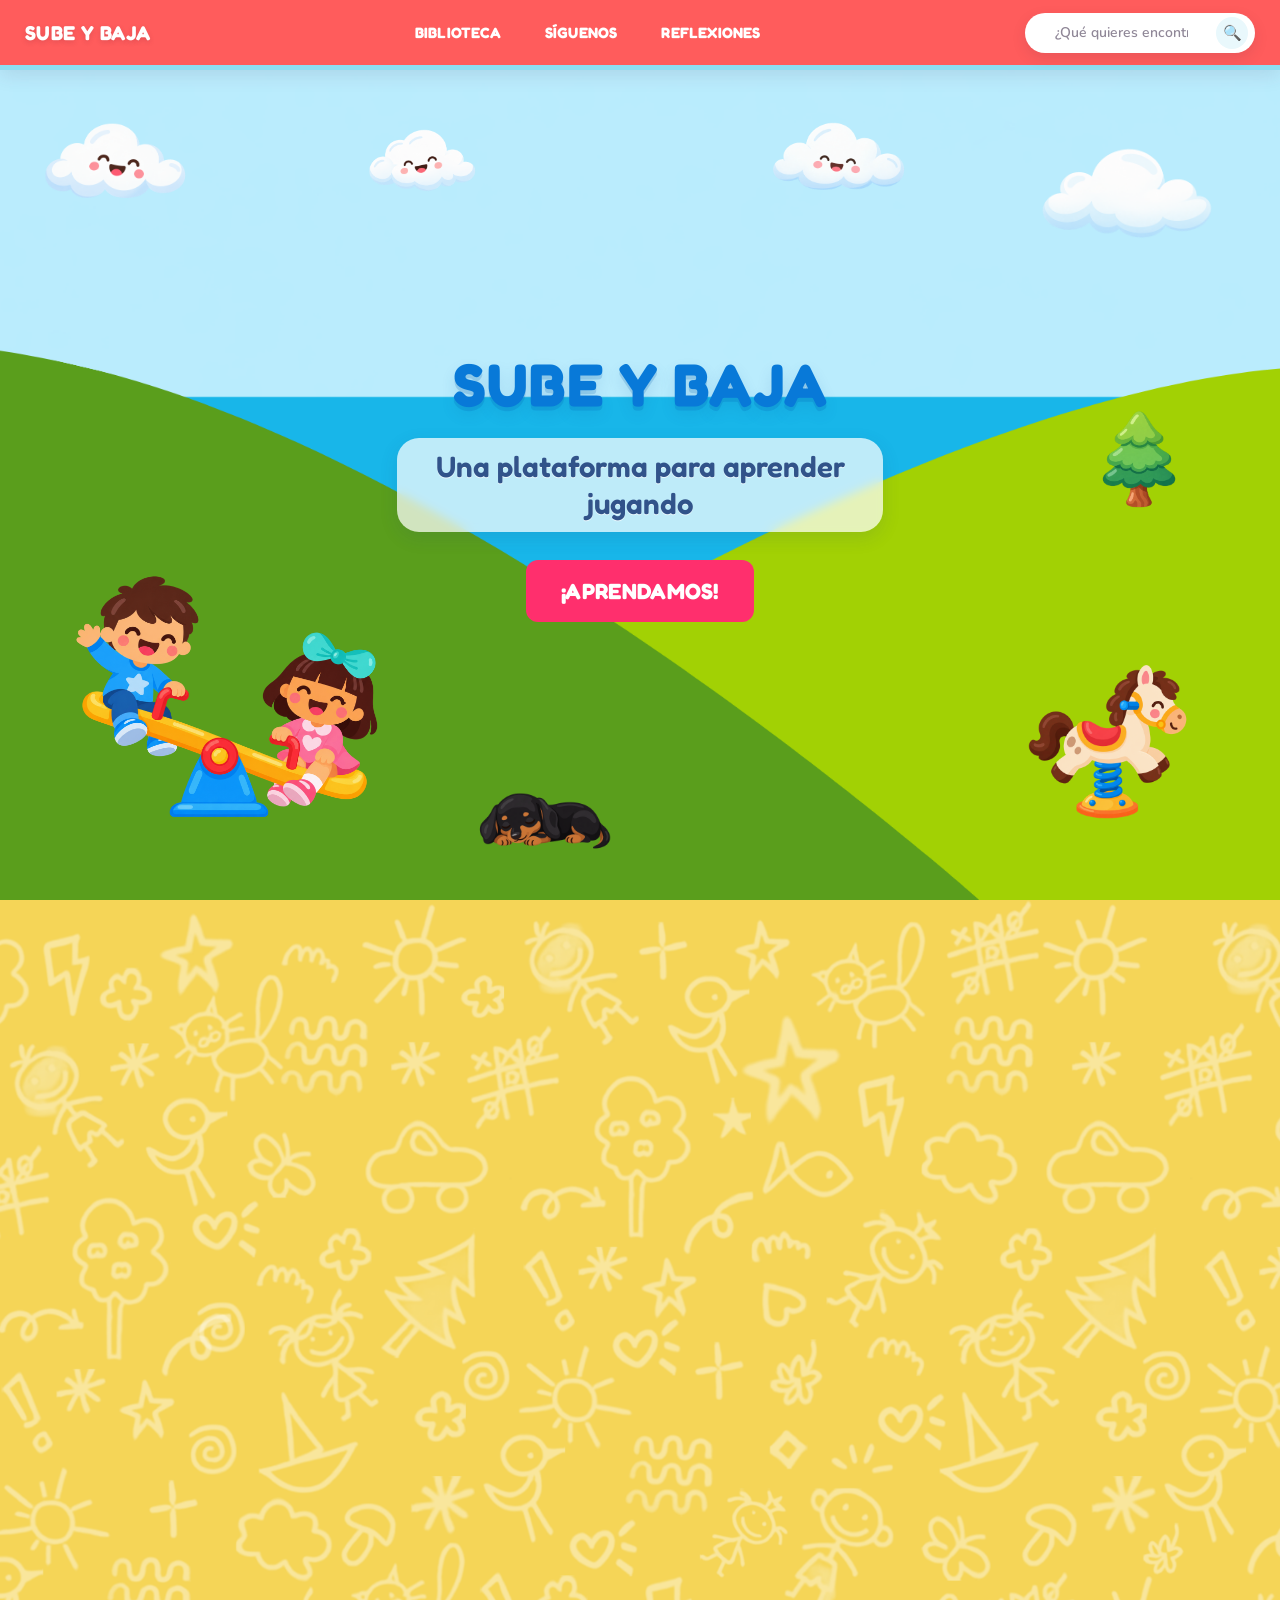
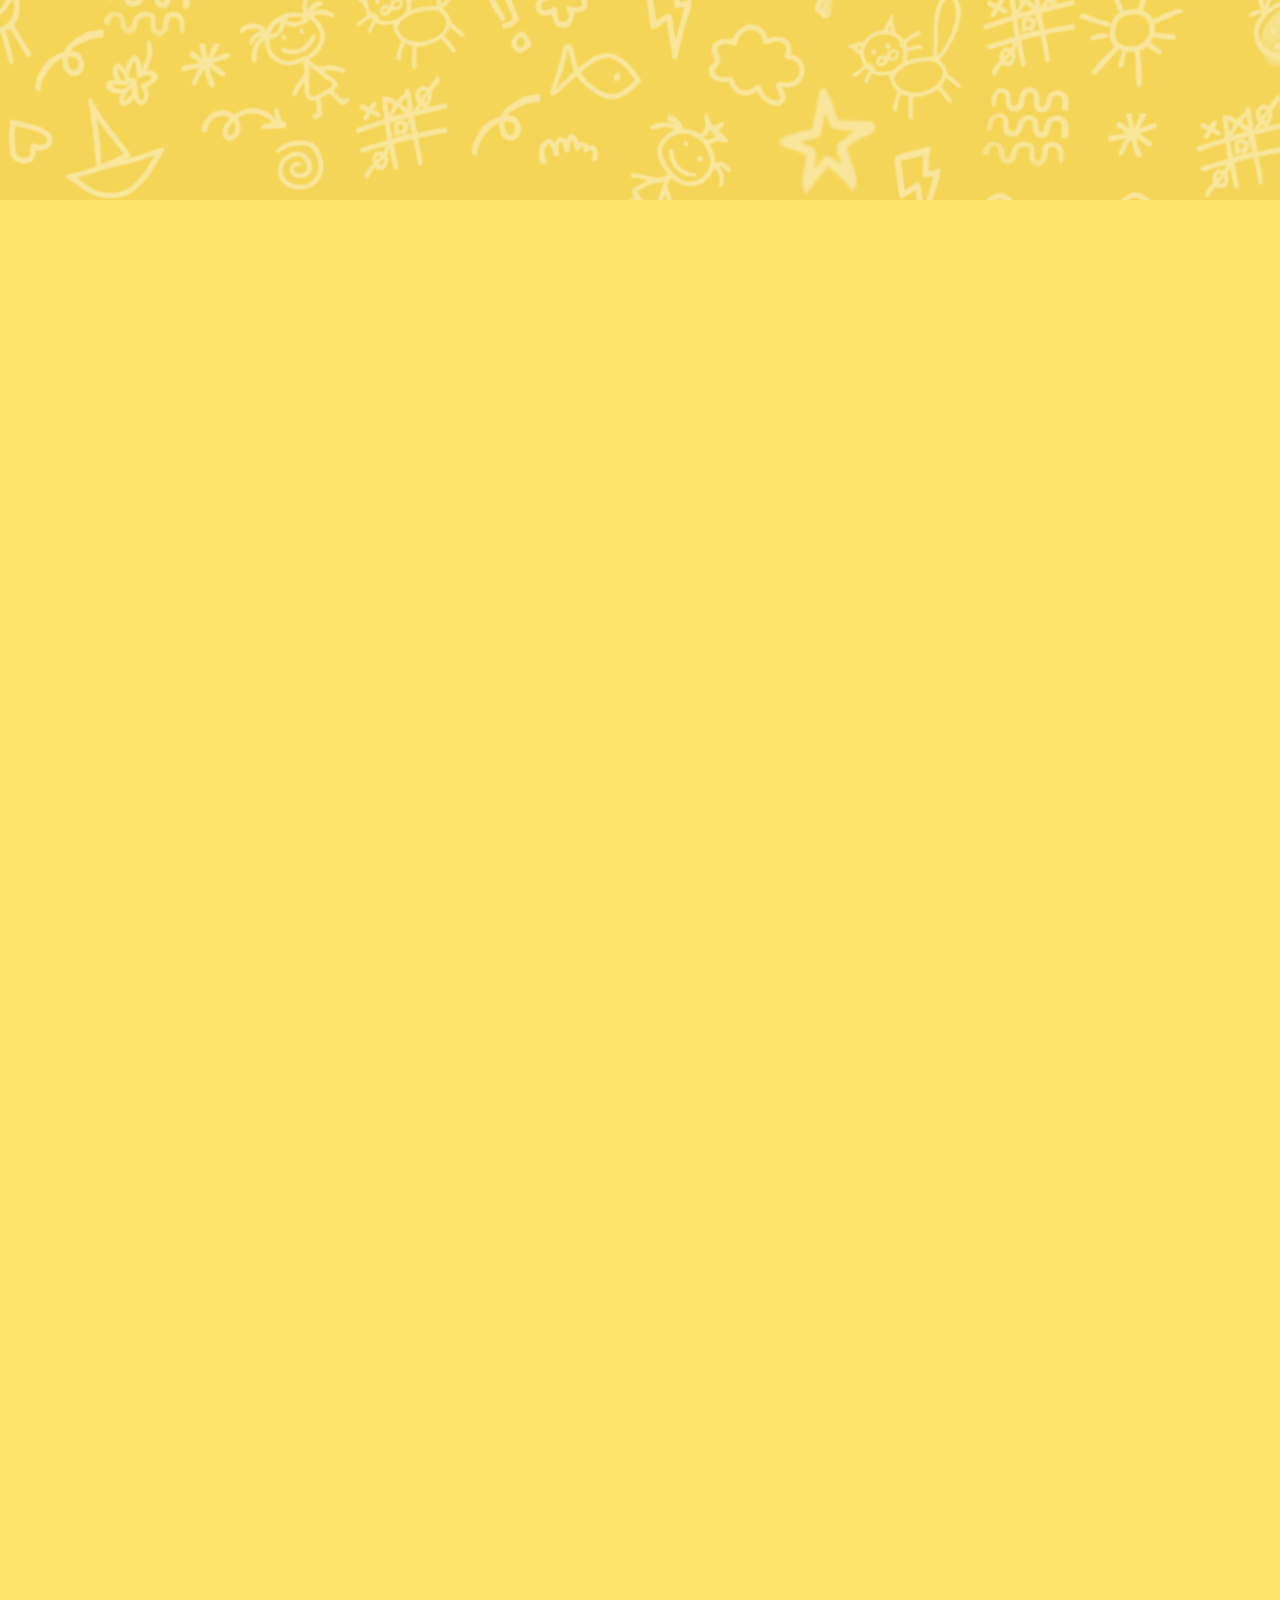
<file: index.html>
<!DOCTYPE html>
<html lang="es">

<head>
    <meta charset="UTF-8">
    <meta name="viewport" content="width=device-width, initial-scale=1.0">

    <title>Sube y Baja</title>
    <link rel="icon" type="image/png" href="imagenes/icono.png">
    
<link rel="icon" id="favicon-animado" type="image/png" href="imagenes/icono.png">

<link rel="preconnect" href="https://fonts.googleapis.com">
<link rel="preconnect" href="https://fonts.gstatic.com" crossorigin>

<link href="https://fonts.googleapis.com/css2?family=Fredoka:wght@400;500;600;700&family=Nunito:wght@400;500;600;700;800&display=swap" rel="stylesheet">
    <link rel="stylesheet" href="estilo.css">
</head>

<script>
    const favicon = document.getElementById("favicon-animado");

    const imagen = new Image();

    const canvas = document.createElement("canvas");
    canvas.width = 64;
    canvas.height = 64;

    const ctx = canvas.getContext("2d");

    let angulo = 0;

    // Configurar la carga ANTES de asignar la imagen
    imagen.onload = function () {

        if (window.matchMedia("(prefers-reduced-motion: reduce)").matches) {
            return;
        }

        setInterval(function () {

            ctx.clearRect(0, 0, 64, 64);

            ctx.save();
            ctx.translate(32, 32);
            ctx.rotate(angulo * Math.PI / 180);

            ctx.drawImage(imagen, -28, -28, 56, 56);

            ctx.restore();

            favicon.href = canvas.toDataURL("image/png");

            angulo = (angulo + 9) % 360;

        }, 100);
    };

    imagen.src = "imagenes/icono.png";
</script>
<body>

    <header class="barra-superior">

        <div class="logo">
            SUBE Y BAJA
        </div>

        <nav class="menu">
    
<a href="paginas/biblioteca.html">BIBLIOTECA</a>
<a href="#contacto">SÍGUENOS</a>
<a href="paginas/familias.html">REFLEXIONES</a>

</nav>

        
<!-- BUSCADOR FUNCIONAL -->

<form class="buscador" id="buscador-sitio">

    <input
        type="search"
        id="campo-busqueda"
        placeholder="¿Qué quieres encontrar?"
        aria-label="Buscar contenido"
        required>

    <button type="submit" aria-label="Buscar">
        🔍
    </button>

</form>

    </header>

    <main class="inicio">
        
<!-- CUATRO NUBES ANIMADAS -->

<img src="imagenes/nube1.png"
     class="nube nube-1"
     alt=""
     aria-hidden="true">

<img src="imagenes/nube2.png"
     class="nube nube-2"
     alt=""
     aria-hidden="true">

<img src="imagenes/nube3.png"
     class="nube nube-3"
     alt=""
     aria-hidden="true">

<img src="imagenes/nube4.png"
     class="nube nube-4"
     alt=""
     aria-hidden="true">
     
<!-- CABALLITO ANIMADO -->

<img
    src="imagenes/preview-caballito.png"
    class="caballito-animado"
    alt="Caballito de resorte infantil">
    <!-- PINO DECORATIVO -->
<img
    src="imagenes/pino1.png"
    class="pino-animado"
    alt="Pino decorativo">
    
<!-- PERRITO DURMIENDO -->

<div class="perrito-interactivo">

    <img
        src="imagenes/pepin2.png"
        class="perrito-img perrito-dormido-img"
        alt="Perrito salchicha durmiendo">

    <img
        src="imagenes/pepin-despierto.png"
        class="perrito-img perrito-despierto-img"
        alt="Perrito salchicha despierto">

</div>
        
<!-- SUBE Y BAJA: PRUEBA DE POSICIÓN -->


<!-- SUBE Y BAJA POR CAPAS -->

<img
    src="imagenes/preview-subeybaja.png"
    class="subeybaja-preview"
    alt="Un niño y una niña jugando en un sube y baja">

        <section class="presentacion">

            <h1>SUBE Y BAJA</h1>

            <p>
                Una plataforma para aprender jugando
            </p>

          <a href="#actividades" class="boton-aprender">
    ¡APRENDAMOS!
</a>
        </section>

    </main>

    <script src="script.js"></script>


<section class="seccion seccion-2">
    
<!-- CONTENIDO DE LA SECCIÓN: QUÉ ES SUBE Y BAJA -->

<div class="presentacion-proyecto">

    <!-- EQUIPO -->
    <article class="bloque-proyecto bloque-equipo">
        <span class="etiqueta-bloque">QUIÉNES SOMOS</span>
        <h2>Equipo</h2>

        <div class="integrantes">

            <div class="integrante">
                <img
                    src="imagenes/arely.png"
                    alt="Arely Méndez">

                <div class="integrante-texto">
                    <h3>Arely Méndez</h3>
                    <p>Diseño visual e investigación</p>
                </div>
            </div>

            <div class="integrante">
                <img
                    src="imagenes/jose.png"
                    alt="José Gualberto">

                <div class="integrante-texto">
                    <h3>José Gualberto</h3>
                    <p>Diseño web y desarrollo de código</p>
                </div>
            </div>

            <div class="integrante">
                <img
                    src="imagenes/diana.png"
                    alt="Diana Aldaz">

                <div class="integrante-texto">
                    <h3>Diana Aldaz</h3>
                    <p>Investigación y manejo de redes</p>
                </div>
            </div>

        </div>
    </article>

    <!-- PROPÓSITO -->
    <article class="bloque-proyecto bloque-proposito destacada">
        <span class="etiqueta-bloque">NUESTRA MISIÓN</span>
        <h2>Propósito</h2>

        <h3>¿Qué es Sube y Baja?</h3>

        <p class="texto-largo">
            Desarrollar la página web multimedia <strong>Sube y Baja</strong>
            para favorecer en niñas y niños de 6 a 8 años el reconocimiento
            y cuestionamiento de estereotipos de género, la comprensión de
            la igualdad de oportunidades, la expresión de emociones sin
            distinción de género y la convivencia basada en el respeto y la
            cooperación, mediante contenidos educativos interactivos, juegos,
            cuentos, videos y actividades digitales, incorporando recursos de
            orientación para madres, padres y cuidadores.
        </p>
    </article>

    <!-- APORTE -->
    <article class="bloque-proyecto bloque-aporte">
        <span class="etiqueta-bloque">IMPACTO</span>
        <h2>Aporte</h2>

        <p class="texto-largo">
            La integración de estos enfoques permitirá que la página no se
            limite a transmitir información sobre igualdad de género, sino
            que utilice experiencias lúdicas y multimedia para favorecer
            aprendizajes aplicables a situaciones de la vida cotidiana y
            contribuir, desde la infancia, a formas de convivencia más
            respetuosas, inclusivas y equitativas.
        </p>

        <div class="frase-aporte">
            Aprender jugando también transforma la convivencia. 
        </div>
    </article>

</div>
</section>



<!-- SECCIÓN ACTIVIDADES -->

<section class="seccion seccion-3" id="actividades">

    <h2 class="actividades-titulo">Actividades</h2>

    <div class="actividades-contenedor">

        <!-- SOPA DE LETRAS -->

        <div class="actividad-tarjeta">

            <a href="paginas/sopaletras.html"
               class="actividad-imagen-enlace">

                <img src="imagenes/sopaletras.png"
                     alt="Jugar sopa de letras">

            </a>

            <h3>Sopa de letras</h3>

            <p>
                Encuentra palabras escondidas
                y diviértete aprendiendo.
            </p>

            <a href="paginas/sopaletras.html"
               class="actividad-boton">
                ¡JUGAR!
            </a>

        </div>


        <!-- MEMORAMA -->

        <div class="actividad-tarjeta">

            <a href="paginas/memorama.html"
               class="actividad-imagen-enlace">

                <img src="imagenes/memorama.png"
                     alt="Jugar memorama">

            </a>

            <h3>Memorama</h3>

            <p>
                Pon a prueba tu memoria
                y encuentra todas las parejas.
            </p>

            <a href="paginas/memorama.html"
               class="actividad-boton">
                ¡JUGAR!
            </a>

        </div>


        <!-- ROMPECABEZAS -->

        <div class="actividad-tarjeta">

            <a href="paginas/rompecabezas.html"
               class="actividad-imagen-enlace">

                <img src="imagenes/rompecabezas.png"
                     alt="Jugar rompecabezas">

            </a>

            <h3>Rompecabezas</h3>

            <p>
                Une las piezas y descubre
                una imagen sorprendente.
            </p>

            <a href="paginas/rompecabezas.html"
               class="actividad-boton">
                ¡JUGAR!
            </a>

        </div>

    </div>

</section>



<!-- SECCIÓN RECURSOS -->

<section class="seccion seccion-4" id="recursos">

    <h2 class="recursos-titulo">Recursos</h2>

    <div class="recursos-contenedor">

        <!-- AUDIOLIBROS -->

        <div class="recurso-tarjeta">

            <a href="paginas/audiolibros.html" class="recurso-imagen-enlace">
                <img src="imagenes/audiolibro1.png"
                     alt="Audiolibros">
            </a>

            <h3>Audiolibros</h3>

            <p>
                Escucha historias y aprende
                mientras te diviertes.
            </p>

            <a href="paginas/audiolibros.html" class="recurso-boton">
                ¡ESCUCHAR!
            </a>

        </div>


        <!-- VIDEOS -->

        <div class="recurso-tarjeta">

            <a href="paginas/videos.html" class="recurso-imagen-enlace">
                <img src="imagenes/videos2.png"
                     alt="Videos educativos">
            </a>

            <h3>Videos</h3>

            <p>
                Descubre videos educativos
                llenos de aventuras.
            </p>

            <a href="paginas/videos.html" class="recurso-boton">
                ¡VER VIDEOS!
            </a>

        </div>


        <!-- CUENTOS -->

        <div class="recurso-tarjeta">

            <a href="paginas/cuentos.html" class="recurso-imagen-enlace">
                <img src="imagenes/cuentos3.png"
                     alt="Cuentos infantiles">
            </a>

            <h3>Cuentos</h3>

            <p>
                Explora historias que despiertan
                tu imaginación.
            </p>

            <a href="paginas/cuentos.html" class="recurso-boton">
                ¡LEER CUENTOS!
            </a>

        </div>

    </div>

</section>


<!-- SECCIÓN PARA PAPÁS -->


<section class="seccion seccion-5" id="papas">

    <h2 class="papas-titulo">Para papás</h2>

    <div class="papas-contenedor">

        <!-- BIENVENIDA -->
        <div class="papas-tarjeta">

            <a href="paginas/bienvenida.html" class="papas-imagen-enlace">
                <img src="imagenes/bienvenida1.png"
                     alt="Mensaje de bienvenida">
            </a>

            <h3>Mensaje de bienvenida</h3>

            <p>
                Conoce nuestra plataforma y descubre
                cómo acompañar el aprendizaje.
            </p>

            <a href="paginas/bienvenida.html" class="papas-boton"> 
                ¡DESCUBRE MÁS!
            </a>

        </div>

        <!-- ARTÍCULOS -->
        <div class="papas-tarjeta">

            <a href="paginas/articulos.html" class="papas-imagen-enlace">
                <img src="imagenes/biblioteca3.png"
                     alt="Biblioteca de artículos">
            </a>

            <h3>Biblioteca de artículos</h3>

            <p>
                Información y recursos para apoyar
                la educación de niñas y niños.
            </p>

            <a href="paginas/articulos.html" class="papas-boton">
                ¡LEER ARTÍCULOS!
            </a>

        </div>

        <!-- FAMILIAS -->
        <div class="papas-tarjeta">

            <a href="paginas/familias.html" class="papas-imagen-enlace">
                <img src="imagenes/familias2.png"
                     alt="Familias">
            </a>

            <h3>Testimonios</h3>

            <p>
                El espacio para enteder la importancia de la igualdad
            </p>

            <a href="paginas/familias.html" class="papas-boton">
                ¡VAMOS A ESCUCHAR!
            </a>

        </div>

    </div>

</section>

                

<section class="seccion seccion-6">
    <h2>
<!-- ==================================
     SECCIÓN CONTACTO
================================== -->

<section class="seccion seccion-6" id="contacto">

    <!-- ==================================
     CONTACTO
================================== -->

<section class="seccion seccion-6" id="contacto">

    <div class="contacto-tarjeta">

        <div class="contacto-texto">

            <span class="contacto-etiqueta">
                CONECTEMOS 
            </span>

            <h2>¡Sigamos en contacto!</h2>

            <p>
                Síguenos en nuestras redes sociales y descubre
                nuevas actividades, recursos e ideas para
                seguir aprendiendo jugando.
            </p>

        </div>

        <div class="contacto-redes">

            <!-- INSTAGRAM -->

            <a
                href="https://www.instagram.com/subeybaja.proyectoseducativos?stkn=MTRnNXMydmJoOWRicg=="
                target="_blank"
                rel="noopener noreferrer"
                class="red-social">

                <img
                    src="imagenes/instagramboton.png"
                    alt="Instagram">

                <div>
                    <span>Síguenos en</span>
                    <strong>Instagram</strong>
                </div>

            </a>

            <!-- TIKTOK -->

            <a
                href="https://www.tiktok.com/@subeybaja.proyectos?_r=1&_t=ZS-99p7Ypb1qQG"
                target="_blank"
                rel="noopener noreferrer"
                class="red-social">

                <img
                    src="imagenes/tiktokboton.png"
                    alt="TikTok">

                <div>
                    <span>Síguenos en</span>
                    <strong>TikTok</strong>
                </div>

            </a>

        </div>

        <p class="contacto-final">
            ¡Forma parte de Sube y Baja! 
        </p>

    </div>

</section>
<audio
    id="musica-fondo"
    src="sonidos/melodia-fondo.mp3"
    loop
    preload="auto">
</audio>

<button
    id="boton-musica"
    class="boton-musica"
    type="button"
    aria-label="Activar o desactivar música">
    🔊
</button>
<script src="script.js"></script>
<script src="botones-sonido.js"></script>
<script src="animaciones.js"></script>
<script src="musica.js"></script>

</body>
</file>
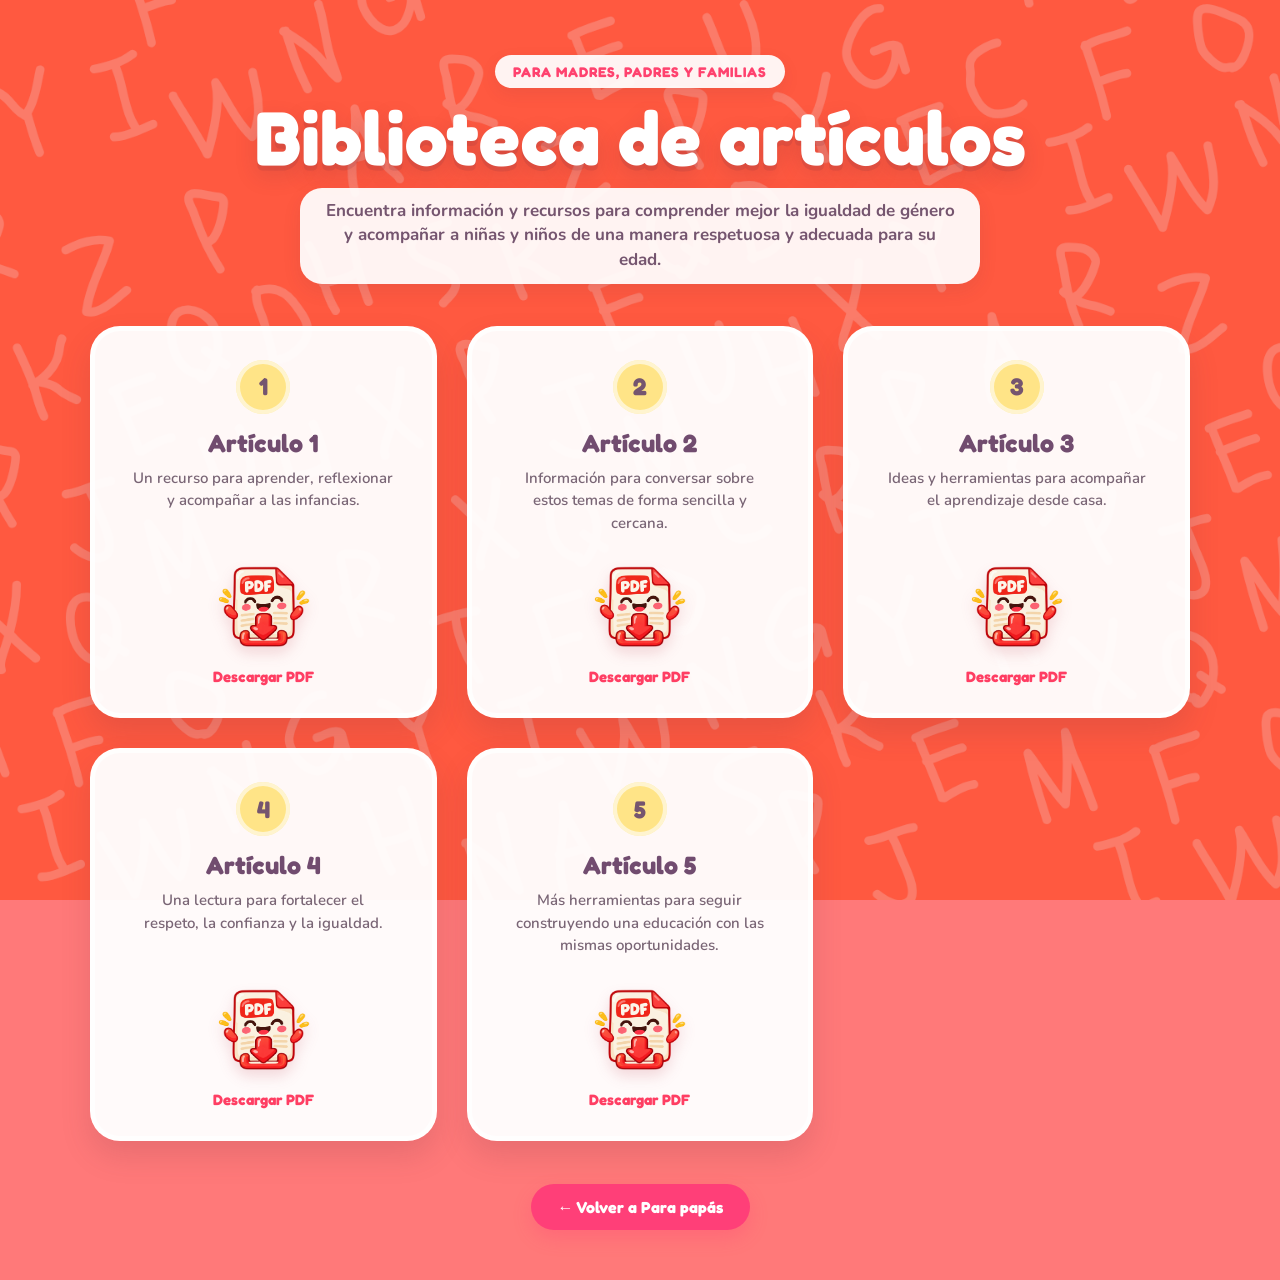
<file: paginas/articulos.html>
<!DOCTYPE html>
<html lang="es">

<head>

    <meta charset="UTF-8">

    <meta
        name="viewport"
        content="width=device-width, initial-scale=1.0"
    >

    <title>Biblioteca de artículos | Sube y Baja</title>

    <link
        rel="icon"
        type="image/png"
        href="../imagenes/icono.png"
    >

    <link
        href="https://fonts.googleapis.com/css2?family=Fredoka:wght@400;500;600;700&family=Nunito:wght@400;500;600;700;800&display=swap"
        rel="stylesheet"
    >

    <style>

        * {
            box-sizing: border-box;
        }

        html {
            scroll-behavior: smooth;
        }

        body {

            margin: 0;
            min-height: 100vh;

            font-family:
                "Nunito",
                sans-serif;

            background-color:
                #ff7979;

            background-image:
                url("../imagenes/fondorojobb.png");

            background-size:
                cover;

            background-position:
                center;

            background-attachment:
                fixed;

            color:
                #694d68;

        }


        /* =====================================
           PÁGINA
        ===================================== */

        .pagina-articulos {

            width: 100%;
            min-height: 100vh;

            padding:
                55px 25px
                50px;

            display:
                flex;

            flex-direction:
                column;

            align-items:
                center;

        }


        /* =====================================
           ETIQUETA
        ===================================== */

        .etiqueta {

            padding:
                8px 18px;

            margin-bottom:
                10px;

            background:
                rgba(
                    255,
                    255,
                    255,
                    0.93
                );

            border-radius:
                30px;

            font-family:
                "Fredoka",
                sans-serif;

            font-size:
                14px;

            font-weight:
                700;

            color:
                #ff426e;

            letter-spacing:
                1px;

            box-shadow:
                0 6px 16px
                rgba(
                    120,
                    50,
                    70,
                    0.10
                );

            animation:
                aparecer
                0.6s ease;

        }


        /* =====================================
           TÍTULO
        ===================================== */

        .titulo {

            margin:
                0 0 10px;

            font-family:
                "Fredoka",
                sans-serif;

            font-size:
                clamp(
                    45px,
                    7vw,
                    76px
                );

            font-weight:
                700;

            color:
                white;

            text-align:
                center;

            line-height:
                1.05;

            text-shadow:
                0 5px 0
                rgba(
                    120,
                    50,
                    70,
                    0.15
                ),
                0 9px 22px
                rgba(
                    100,
                    40,
                    60,
                    0.18
                );

            animation:
                aparecer
                0.7s ease;

        }


        /* =====================================
           SUBTÍTULO
        ===================================== */

        .subtitulo {

            max-width:
                680px;

            margin:
                0 auto
                42px;

            padding:
                11px 23px;

            background:
                rgba(
                    255,
                    255,
                    255,
                    0.93
                );

            border-radius:
                22px;

            font-size:
                17px;

            font-weight:
                700;

            line-height:
                1.45;

            text-align:
                center;

            color:
                #75556f;

            box-shadow:
                0 7px 18px
                rgba(
                    100,
                    50,
                    70,
                    0.10
                );

            animation:
                aparecer
                0.8s ease;

        }


        /* =====================================
           CONTENEDOR
        ===================================== */

        .contenedor-articulos {

            width: 100%;

            max-width:
                1100px;

            display:
                grid;

            grid-template-columns:
                repeat(
                    3,
                    1fr
                );

            gap:
                30px;

            align-items:
                stretch;

        }


        /* =====================================
           TARJETAS
        ===================================== */

        .articulo {

            position:
                relative;

            overflow:
                hidden;

            padding:
                29px 22px
                27px;

            display:
                flex;

            flex-direction:
                column;

            align-items:
                center;

            justify-content:
                space-between;

            text-align:
                center;

            background:
                rgba(
                    255,
                    255,
                    255,
                    0.96
                );

            border:
                5px solid
                rgba(
                    255,
                    255,
                    255,
                    0.78
                );

            border-radius:
                30px;

            box-shadow:
                0 15px 30px
                rgba(
                    110,
                    50,
                    70,
                    0.16
                );

            opacity:
                0;

            transform:
                translateY(
                    40px
                );

            animation:
                entradaTarjeta
                0.75s
                ease
                forwards;

            transition:
                transform
                0.3s ease,
                box-shadow
                0.3s ease;

        }


        .articulo:nth-child(1) {
            animation-delay: 0.10s;
        }

        .articulo:nth-child(2) {
            animation-delay: 0.20s;
        }

        .articulo:nth-child(3) {
            animation-delay: 0.30s;
        }

        .articulo:nth-child(4) {
            animation-delay: 0.40s;
        }

        .articulo:nth-child(5) {
            animation-delay: 0.50s;
        }


        /* =====================================
           NÚMERO
        ===================================== */

        .numero {

            width:
                54px;

            height:
                54px;

            margin:
                0 auto
                14px;

            display:
                flex;

            align-items:
                center;

            justify-content:
                center;

            border-radius:
                50%;

            background:
                #ffe487;

            color:
                #75556f;

            font-family:
                "Fredoka",
                sans-serif;

            font-size:
                24px;

            font-weight:
                700;

            box-shadow:
                inset 0 0 0
                4px
                rgba(
                    255,
                    255,
                    255,
                    0.60
                );

        }


        /* =====================================
           TEXTOS
        ===================================== */

        .articulo h2 {

            margin:
                0 0 9px;

            font-family:
                "Fredoka",
                sans-serif;

            font-size:
                25px;

            font-weight:
                700;

            color:
                #714c6f;

        }


        .articulo p {

            margin:
                0 0 20px;

            max-width:
                260px;

            font-size:
                15px;

            font-weight:
                600;

            line-height:
                1.5;

            color:
                #796575;

        }


        /* =====================================
           BOTÓN PDF
        ===================================== */

        .boton-pdf {

            display:
                flex;

            flex-direction:
                column;

            align-items:
                center;

            justify-content:
                center;

            text-decoration:
                none;

            font-family:
                "Fredoka",
                sans-serif;

            color:
                #ff3e63;

            font-weight:
                700;

            touch-action:
                manipulation;

            -webkit-tap-highlight-color:
                transparent;

        }


        .boton-pdf img {

            display:
                block;

            width:
                105px;

            height:
                auto;

            margin-bottom:
                8px;

            pointer-events:
                none;

            transform-origin:
                center;

            animation:
                flotarPDF
                2.3s
                ease-in-out
                infinite;

            filter:
                drop-shadow(
                    0 7px 7px
                    rgba(
                        180,
                        45,
                        65,
                        0.16
                    )
                );

        }


        .boton-pdf span {

            font-size:
                15px;

            font-weight:
                700;

        }


        /* =====================================
           ANIMACIONES
        ===================================== */

        @keyframes aparecer {

            from {

                opacity:
                    0;

                transform:
                    translateY(
                        -15px
                    );

            }

            to {

                opacity:
                    1;

                transform:
                    translateY(
                        0
                    );

            }

        }


        @keyframes entradaTarjeta {

            from {

                opacity:
                    0;

                transform:
                    translateY(
                        40px
                    );

            }

            to {

                opacity:
                    1;

                transform:
                    translateY(
                        0
                    );

            }

        }


        @keyframes flotarPDF {

            0% {

                transform:
                    translateY(
                        0
                    )
                    rotate(
                        0deg
                    );

            }

            50% {

                transform:
                    translateY(
                        -7px
                    )
                    rotate(
                        -2deg
                    );

            }

            100% {

                transform:
                    translateY(
                        0
                    )
                    rotate(
                        0deg
                    );

            }

        }


        @keyframes sacudirPDF {

            0% {
                transform: scale(1) rotate(0deg);
            }

            25% {
                transform: scale(1.1) rotate(-6deg);
            }

            50% {
                transform: scale(1.12) rotate(6deg);
            }

            75% {
                transform: scale(1.08) rotate(-3deg);
            }

            100% {
                transform: scale(1) rotate(0deg);
            }

        }


        /* =====================================
           HOVER
        ===================================== */

        @media
        (hover: hover)
        and
        (pointer: fine) {

            .articulo:hover {

                transform:
                    translateY(
                        -8px
                    );

                box-shadow:
                    0 21px 36px
                    rgba(
                        110,
                        50,
                        70,
                        0.23
                    );

            }


            .boton-pdf:hover img {

                animation:
                    sacudirPDF
                    0.55s
                    ease-in-out;

            }

        }


        .boton-pdf:active img {

            transform:
                scale(
                    0.90
                );

        }


        /* =====================================
           VOLVER
        ===================================== */

        .boton-volver {

            display:
                inline-block;

            margin-top:
                43px;

            padding:
                13px 27px;

            background:
                #ff3f78;

            color:
                white;

            border-radius:
                28px;

            text-decoration:
                none;

            font-family:
                "Fredoka",
                sans-serif;

            font-size:
                16px;

            font-weight:
                700;

            box-shadow:
                0 8px 18px
                rgba(
                    255,
                    63,
                    120,
                    0.28
                );

            transition:
                transform
                0.25s ease,
                background
                0.25s ease;

        }


        .boton-volver:hover {

            background:
                #e72e68;

            transform:
                translateY(
                    -4px
                );

        }


        /* =====================================
           TABLET
        ===================================== */

        @media
        (max-width: 900px) {

            .contenedor-articulos {

                grid-template-columns:
                    repeat(
                        2,
                        1fr
                    );

            }

        }


        /* =====================================
           CELULAR
        ===================================== */

        @media
        (max-width: 620px) {

            body {

                background-attachment:
                    scroll;

            }


            .pagina-articulos {

                padding:
                    35px 17px
                    40px;

            }


            .titulo {

                font-size:
                    43px;

            }


            .subtitulo {

                margin-bottom:
                    30px;

                font-size:
                    15px;

            }


            .contenedor-articulos {

                width:
                    min(
                        100%,
                        340px
                    );

                grid-template-columns:
                    1fr;

                gap:
                    27px;

            }


            .articulo {

                padding:
                    26px 20px;

            }


            .boton-pdf img {

                width:
                    110px;

            }

        }


        @media
        (prefers-reduced-motion: reduce) {

            .etiqueta,
            .titulo,
            .subtitulo,
            .articulo {

                opacity:
                    1;

                transform:
                    none;

                animation:
                    none;

            }


            .boton-pdf img {

                animation:
                    none;

            }

        }

    </style>

</head>


<body>


<main class="pagina-articulos">


    <div class="etiqueta">
        PARA MADRES, PADRES Y FAMILIAS
    </div>


    <h1 class="titulo">
        Biblioteca de artículos
    </h1>


    <p class="subtitulo">
        Encuentra información y recursos para comprender
        mejor la igualdad de género y acompañar a niñas
        y niños de una manera respetuosa y adecuada
        para su edad.
    </p>


    <section class="contenedor-articulos">


        <!-- ARTÍCULO 1 -->

        <article class="articulo">

            <div>

                <div class="numero">
                    1
                </div>

                <h2>
                    Artículo 1
                </h2>

                <p>
                    Un recurso para aprender,
                    reflexionar y acompañar
                    a las infancias.
                </p>

            </div>


            <a
                href="../articulos/articulo1.pdf"
                download="articulo1.pdf"
                class="boton-pdf"
            >

                <img
                    src="../imagenes/cuentosdescarga.png"
                    alt="Descargar artículo 1"
                >

                <span>
                    Descargar PDF
                </span>

            </a>

        </article>


        <!-- ARTÍCULO 2 -->

        <article class="articulo">

            <div>

                <div class="numero">
                    2
                </div>

                <h2>
                    Artículo 2
                </h2>

                <p>
                    Información para conversar
                    sobre estos temas de forma
                    sencilla y cercana.
                </p>

            </div>


            <a
                href="../articulos/articulo2.pdf"
                download="articulo2.pdf"
                class="boton-pdf"
            >

                <img
                    src="../imagenes/cuentosdescarga.png"
                    alt="Descargar artículo 2"
                >

                <span>
                    Descargar PDF
                </span>

            </a>

        </article>


        <!-- ARTÍCULO 3 -->

        <article class="articulo">

            <div>

                <div class="numero">
                    3
                </div>

                <h2>
                    Artículo 3
                </h2>

                <p>
                    Ideas y herramientas
                    para acompañar el aprendizaje
                    desde casa.
                </p>

            </div>


            <a
                href="../articulos/articulo3.pdf"
                download="articulo3.pdf"
                class="boton-pdf"
            >

                <img
                    src="../imagenes/cuentosdescarga.png"
                    alt="Descargar artículo 3"
                >

                <span>
                    Descargar PDF
                </span>

            </a>

        </article>


        <!-- ARTÍCULO 4 -->

        <article class="articulo">

            <div>

                <div class="numero">
                    4
                </div>

                <h2>
                    Artículo 4
                </h2>

                <p>
                    Una lectura para fortalecer
                    el respeto, la confianza
                    y la igualdad.
                </p>

            </div>


            <a
                href="../articulos/articulo4.pdf"
                download="articulo4.pdf"
                class="boton-pdf"
            >

                <img
                    src="../imagenes/cuentosdescarga.png"
                    alt="Descargar artículo 4"
                >

                <span>
                    Descargar PDF
                </span>

            </a>

        </article>


        <!-- ARTÍCULO 5 -->

        <article class="articulo">

            <div>

                <div class="numero">
                    5
                </div>

                <h2>
                    Artículo 5
                </h2>

                <p>
                    Más herramientas para seguir
                    construyendo una educación
                    con las mismas oportunidades.
                </p>

            </div>


            <a
                href="../articulos/articulo5.pdf"
                download="articulo5.pdf"
                class="boton-pdf"
            >

                <img
                    src="../imagenes/cuentosdescarga.png"
                    alt="Descargar artículo 5"
                >

                <span>
                    Descargar PDF
                </span>

            </a>

        </article>


    </section>


    <a
        href="../index.html#papas"
        class="boton-volver"
    >
        ← Volver a Para papás
    </a>


</main>


</body>

</html>
</file>
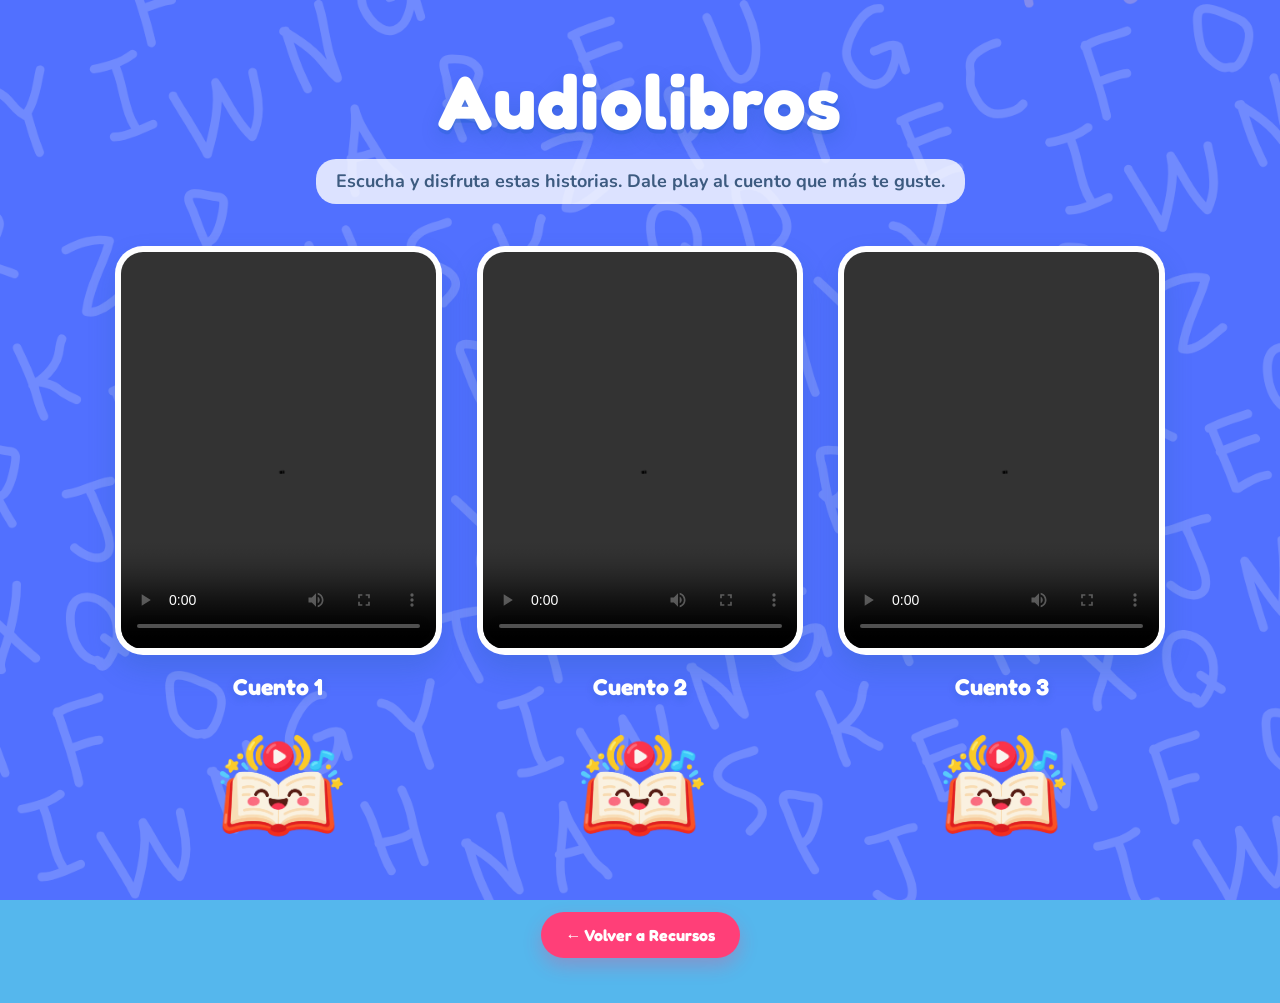
<file: paginas/audiolibros.html>
<!DOCTYPE html>
<html lang="es">

<head>

    <meta charset="UTF-8">

    <meta
        name="viewport"
        content="width=device-width, initial-scale=1.0"
    >

    <title>
        Audiolibros | Sube y Baja
    </title>

    <link
        rel="icon"
        type="image/png"
        href="../imagenes/icono.png"
    >

    <!-- TIPOGRAFÍAS -->
    <link
        href="https://fonts.googleapis.com/css2?family=Fredoka:wght@400;500;600;700&family=Nunito:wght@400;500;600;700;800&display=swap"
        rel="stylesheet"
    >


    <style>

        /* =========================================
           GENERAL
        ========================================= */

        * {
            box-sizing: border-box;
        }


        html {
            scroll-behavior: smooth;
        }


        body {

            margin: 0;

            min-height: 100vh;

            font-family:
                "Nunito",
                sans-serif;

            background-color:
                #55b7ed;

            background-image:
                url("../imagenes/fondoazul1.png");

            background-size:
                cover;

            background-position:
                center;

            background-attachment:
                fixed;

            color:
                white;
        }



        /* =========================================
           CONTENEDOR PRINCIPAL
        ========================================= */

        .pagina-audiolibros {

            width: 100%;

            min-height: 100vh;

            padding:
                55px 30px
                45px;

            display: flex;

            flex-direction: column;

            align-items: center;

        }



        /* =========================================
           TÍTULO
        ========================================= */

        .titulo-audiolibros {

            margin:
                0 0 12px;

            font-family:
                "Fredoka",
                sans-serif;

            font-size:
                clamp(
                    42px,
                    7vw,
                    76px
                );

            font-weight:
                700;

            text-align:
                center;

            color:
                #ffffff;

            letter-spacing:
                1px;

            text-shadow:
                0 4px 0
                rgba(
                    0,
                    90,
                    170,
                    0.18
                ),
                0 8px 20px
                rgba(
                    0,
                    75,
                    140,
                    0.20
                );

        }



        .subtitulo {

            margin:
                0 auto
                42px;

            max-width:
                650px;

            padding:
                10px 20px;

            border-radius:
                20px;

            background:
                rgba(
                    255,
                    255,
                    255,
                    0.80
                );

            color:
                #3d5b80;

            text-align:
                center;

            font-size:
                18px;

            font-weight:
                700;

            line-height:
                1.4;

        }



        /* =========================================
           LOS TRES AUDIOLIBROS
        ========================================= */

        .contenedor-audios {

            width: 100%;

            max-width:
                1050px;

            display: grid;

            grid-template-columns:
                repeat(
                    3,
                    1fr
                );

            gap:
                35px;

            align-items:
                start;

        }



        /* =========================================
           TARJETA
        ========================================= */

        .audio-tarjeta {

            display: flex;

            flex-direction:
                column;

            align-items:
                center;

            text-align:
                center;

        }



        /* =========================================
           VIDEO / RECUADRO
        ========================================= */

        .audio-marco {

            width:
                100%;

            aspect-ratio:
                4 / 5;

            background:
                rgba(
                    255,
                    255,
                    255,
                    0.95
                );

            border:
                6px solid
                rgba(
                    255,
                    255,
                    255,
                    0.95
                );

            border-radius:
                28px;

            overflow:
                hidden;

            box-shadow:
                0 14px 28px
                rgba(
                    23,
                    89,
                    146,
                    0.20
                );

            transition:
                transform
                0.3s ease,
                box-shadow
                0.3s ease;

        }



        .audio-marco video {

            display:
                block;

            width:
                100%;

            height:
                100%;

            object-fit:
                cover;

            background:
                white;

        }



        /* =========================================
           NOMBRE
        ========================================= */

        .audio-tarjeta h2 {

            margin:
                18px 0
                12px;

            font-family:
                "Fredoka",
                sans-serif;

            font-size:
                23px;

            color:
                #ffffff;

            text-shadow:
                0 3px 8px
                rgba(
                    0,
                    78,
                    145,
                    0.22
                );

        }



        /* =========================================
           BOTÓN DE IMAGEN
        ========================================= */

        .boton-audio {

            display:
                inline-flex;

            justify-content:
                center;

            align-items:
                center;

            width:
                145px;

            max-width:
                75%;

            text-decoration:
                none;

            transition:
                transform
                0.25s ease;

            -webkit-tap-highlight-color:
                transparent;

        }



        .boton-audio img {

            display:
                block;

            width:
                100%;

            height:
                auto;

            pointer-events:
                none;

        }



        /* =========================================
           HOVER SOLO COMPUTADORA
        ========================================= */

        @media
        (hover: hover)
        and
        (pointer: fine) {

            .audio-tarjeta:hover
            .audio-marco {

                transform:
                    translateY(
                        -8px
                    )
                    rotate(
                        -1deg
                    );

                box-shadow:
                    0 20px 34px
                    rgba(
                        23,
                        89,
                        146,
                        0.28
                    );

            }


            .boton-audio:hover {

                transform:
                    scale(
                        1.10
                    );

            }

        }



        /* =========================================
           TOQUE
        ========================================= */

        .boton-audio:active {

            transform:
                scale(
                    0.92
                );

        }



        /* =========================================
           VOLVER
        ========================================= */

        .boton-volver {

            display:
                inline-block;

            margin-top:
                55px;

            padding:
                13px 25px;

            border-radius:
                25px;

            background:
                #ff3f78;

            color:
                white;

            font-family:
                "Fredoka",
                sans-serif;

            font-size:
                16px;

            font-weight:
                700;

            text-decoration:
                none;

            box-shadow:
                0 8px 18px
                rgba(
                    255,
                    63,
                    120,
                    0.28
                );

            transition:
                transform
                0.25s ease,
                background
                0.25s ease;

        }



        .boton-volver:hover {

            background:
                #e91e63;

            transform:
                translateY(
                    -3px
                );

        }



        /* =========================================
           ANIMACIÓN DE ENTRADA
        ========================================= */

        .audio-tarjeta {

            opacity:
                0;

            transform:
                translateY(
                    45px
                );

            animation:
                aparecerTarjeta
                0.75s
                ease
                forwards;

        }



        .audio-tarjeta:nth-child(1) {

            animation-delay:
                0.10s;

        }


        .audio-tarjeta:nth-child(2) {

            animation-delay:
                0.25s;

        }


        .audio-tarjeta:nth-child(3) {

            animation-delay:
                0.40s;

        }



        @keyframes aparecerTarjeta {

            to {

                opacity:
                    1;

                transform:
                    translateY(
                        0
                    );

            }

        }



        /* =========================================
           TABLET
        ========================================= */

        @media
        (max-width: 850px) {

            .contenedor-audios {

                gap:
                    20px;

            }


            .audio-marco {

                border-radius:
                    22px;

            }

        }



        /* =========================================
           CELULAR
        ========================================= */

        @media
        (max-width: 650px) {

            body {

                background-attachment:
                    scroll;

            }


            .pagina-audiolibros {

                padding:
                    35px 18px
                    40px;

            }


            .titulo-audiolibros {

                font-size:
                    46px;

            }


            .subtitulo {

                font-size:
                    15px;

                margin-bottom:
                    30px;

            }


            .contenedor-audios {

                grid-template-columns:
                    1fr;

                width:
                    min(
                        100%,
                        330px
                    );

                gap:
                    45px;

            }


            .audio-marco {

                aspect-ratio:
                    4 / 5;

            }


            .audio-tarjeta h2 {

                margin-top:
                    14px;

            }


            .boton-audio {

                width:
                    135px;

            }


            .boton-volver {

                margin-top:
                    45px;

            }

        }

    </style>

</head>



<body>


    <main class="pagina-audiolibros">


        <h1 class="titulo-audiolibros">
            Audiolibros
        </h1>


        <p class="subtitulo">
            Escucha y disfruta estas historias.
            Dale play al cuento que más te guste.
        </p>



        <section class="contenedor-audios">


            <!-- =================================
                 CUENTO 1
            ================================== -->

            <article class="audio-tarjeta">


                <div class="audio-marco">

                    <video
                        controls
                        preload="metadata"
                        playsinline
                    >

                        <source
                            src="https://www.juntadeandalucia.es/sites/default/files/2025-01/Videocuento_de_IAM_CUENTO_1.mp4"
                            type="video/mp4"
                        >

                        Tu navegador no puede reproducir este video.

                    </video>

                </div>


                <h2>
                    Cuento 1
                </h2>


                <a
                    class="boton-audio"
                    href="https://www.juntadeandalucia.es/sites/default/files/2025-01/Videocuento_de_IAM_CUENTO_1.mp4"
                    target="_blank"
                    rel="noopener noreferrer"
                    aria-label="Ver cuento 1"
                >

                    <img
                        src="../imagenes/botonaudiolibro.png"
                        alt="Ver cuento 1"
                    >

                </a>


            </article>



            <!-- =================================
                 CUENTO 2
            ================================== -->

            <article class="audio-tarjeta">


                <div class="audio-marco">

                    <video
                        controls
                        preload="metadata"
                        playsinline
                    >

                        <source
                            src="https://www.juntadeandalucia.es/sites/default/files/2025-01/Videocuento_de_IAM_CUENTO_3.mp4"
                            type="video/mp4"
                        >

                        Tu navegador no puede reproducir este video.

                    </video>

                </div>


                <h2>
                    Cuento 2
                </h2>


                <a
                    class="boton-audio"
                    href="https://www.juntadeandalucia.es/sites/default/files/2025-01/Videocuento_de_IAM_CUENTO_3.mp4"
                    target="_blank"
                    rel="noopener noreferrer"
                    aria-label="Ver cuento 2"
                >

                    <img
                        src="../imagenes/botonaudiolibro.png"
                        alt="Ver cuento 2"
                    >

                </a>


            </article>



            <!-- =================================
                 CUENTO 3
            ================================== -->

            <article class="audio-tarjeta">


                <div class="audio-marco">

                    <video
                        controls
                        preload="metadata"
                        playsinline
                    >

                        <source
                            src="https://www.juntadeandalucia.es/sites/default/files/2025-01/Videocuento_de_IAM_CUENTO_2.mp4"
                            type="video/mp4"
                        >

                        Tu navegador no puede reproducir este video.

                    </video>

                </div>


                <h2>
                    Cuento 3
                </h2>


                <a
                    class="boton-audio"
                    href="https://www.juntadeandalucia.es/sites/default/files/2025-01/Videocuento_de_IAM_CUENTO_2.mp4"
                    target="_blank"
                    rel="noopener noreferrer"
                    aria-label="Ver cuento 3"
                >

                    <img
                        src="../imagenes/botonaudiolibro.png"
                        alt="Ver cuento 3"
                    >

                </a>


            </article>


        </section>



        <a
            href="../index.html#recursos"
            class="boton-volver"
        >
            ← Volver a Recursos
        </a>


    </main>


</body>

</html>
</file>
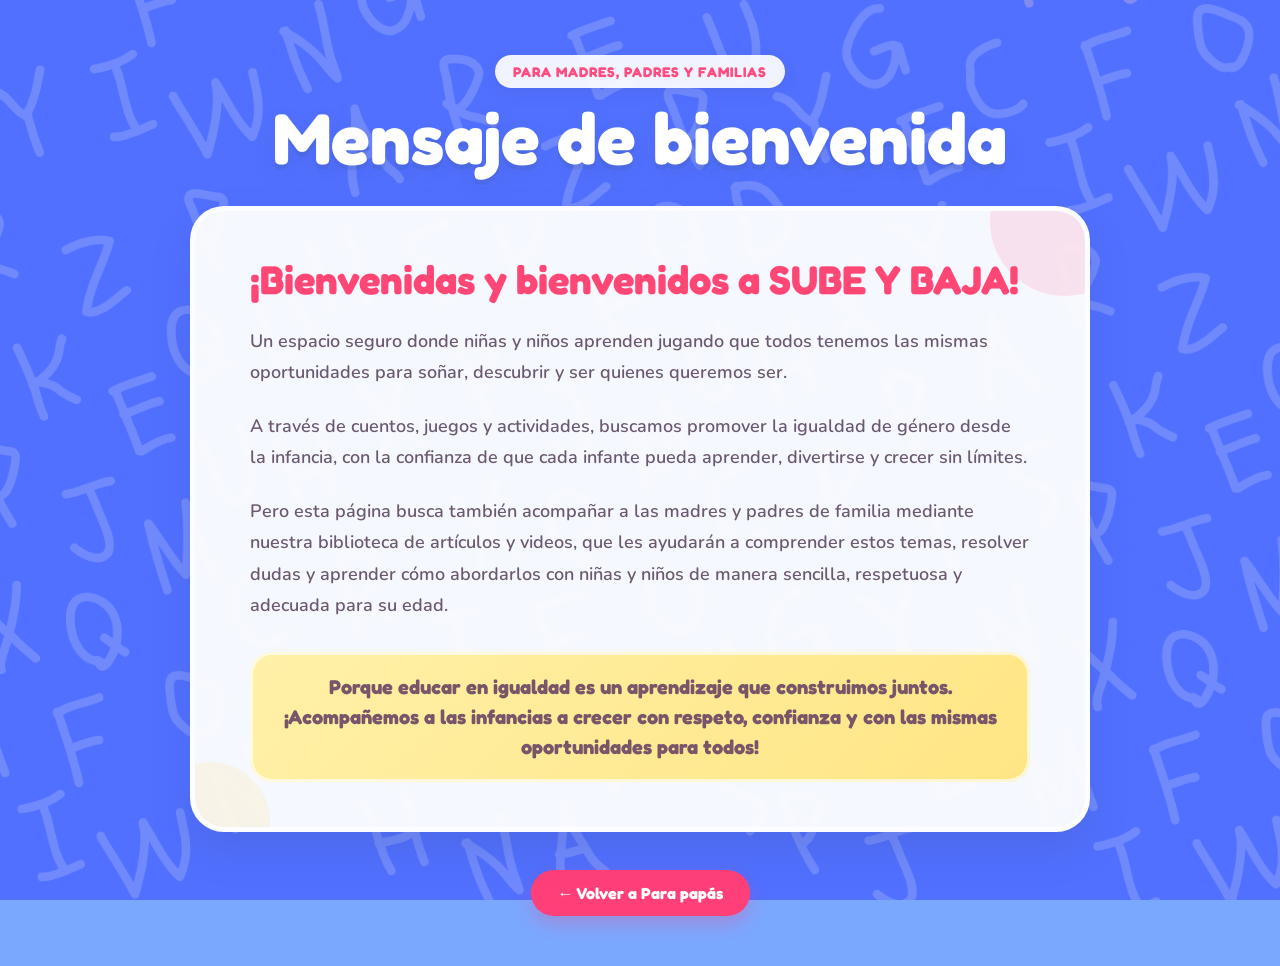
<file: paginas/bienvenida.html>
<!DOCTYPE html>
<html lang="es">

<head>

    <meta charset="UTF-8">

    <meta
        name="viewport"
        content="width=device-width, initial-scale=1.0"
    >

    <title>Mensaje de bienvenida | Sube y Baja</title>


    <!-- FAVICON -->
    <link
        rel="icon"
        type="image/png"
        href="../imagenes/icono.png"
    >


    <!-- TIPOGRAFÍAS -->
    <link
        href="https://fonts.googleapis.com/css2?family=Fredoka:wght@400;500;600;700&family=Nunito:wght@400;500;600;700;800&display=swap"
        rel="stylesheet"
    >


    <style>

        /* =========================================
           GENERAL
        ========================================= */

        * {
            box-sizing: border-box;
        }


        html {
            scroll-behavior: smooth;
        }


        body {

            margin: 0;

            min-height: 100vh;

            font-family:
                "Nunito",
                sans-serif;

            background-color:
                #7ba8ff;

            background-image:
                url("../imagenes/fondoazul1.png");

            background-size:
                cover;

            background-position:
                center;

            background-attachment:
                fixed;

            color:
                #684e69;

        }



        /* =========================================
           CONTENEDOR PRINCIPAL
        ========================================= */

        .pagina-bienvenida {

            width: 100%;

            min-height: 100vh;

            padding:
                55px 25px
                50px;

            display: flex;

            flex-direction:
                column;

            align-items:
                center;

        }



        /* =========================================
           ETIQUETA SUPERIOR
        ========================================= */

        .etiqueta {

            display:
                inline-block;

            margin-bottom:
                12px;

            padding:
                8px 18px;

            background:
                rgba(
                    255,
                    255,
                    255,
                    0.92
                );

            border-radius:
                30px;

            font-family:
                "Fredoka",
                sans-serif;

            font-size:
                14px;

            font-weight:
                700;

            color:
                #ff4b7d;

            letter-spacing:
                1px;

            box-shadow:
                0 6px 15px
                rgba(
                    76,
                    85,
                    160,
                    0.12
                );

            animation:
                entradaEtiqueta
                0.65s ease
                forwards;

        }



        @keyframes entradaEtiqueta {

            from {

                opacity:
                    0;

                transform:
                    translateY(
                        -15px
                    );

            }


            to {

                opacity:
                    1;

                transform:
                    translateY(
                        0
                    );

            }

        }



        /* =========================================
           TÍTULO
        ========================================= */

        .titulo {

            margin:
                0 0 30px;

            max-width:
                900px;

            font-family:
                "Fredoka",
                sans-serif;

            font-size:
                clamp(
                    42px,
                    6vw,
                    72px
                );

            font-weight:
                700;

            line-height:
                1.05;

            text-align:
                center;

            color:
                #ffffff;

            text-shadow:
                0 5px 0
                rgba(
                    67,
                    87,
                    157,
                    0.18
                ),
                0 9px 20px
                rgba(
                    67,
                    87,
                    157,
                    0.15
                );

            opacity:
                0;

            transform:
                translateY(
                    25px
                );

            animation:
                entradaTitulo
                0.75s
                ease
                0.10s
                forwards;

        }



        @keyframes entradaTitulo {

            to {

                opacity:
                    1;

                transform:
                    translateY(
                        0
                    );

            }

        }



        /* =========================================
           TARJETA DEL MENSAJE
        ========================================= */

        .tarjeta-mensaje {

            width:
                min(
                    100%,
                    900px
                );

            padding:
                45px
                55px;

            background:
                rgba(
                    255,
                    255,
                    255,
                    0.95
                );

            border:
                5px solid
                rgba(
                    255,
                    255,
                    255,
                    0.72
                );

            border-radius:
                34px;

            box-shadow:
                0 18px 38px
                rgba(
                    59,
                    78,
                    145,
                    0.18
                );

            opacity:
                0;

            transform:
                translateY(
                    40px
                );

            animation:
                entradaTarjeta
                0.85s
                ease
                0.20s
                forwards;

            position:
                relative;

            overflow:
                hidden;

        }



        @keyframes entradaTarjeta {

            to {

                opacity:
                    1;

                transform:
                    translateY(
                        0
                    );

            }

        }



        /* =========================================
           DECORACIONES
        ========================================= */

        .decoracion {

            position:
                absolute;

            border-radius:
                50%;

            opacity:
                0.15;

            pointer-events:
                none;

        }


        .decoracion-1 {

            width:
                150px;

            height:
                150px;

            background:
                #ff5c8a;

            top:
                -65px;

            right:
                -55px;

        }


        .decoracion-2 {

            width:
                120px;

            height:
                120px;

            background:
                #ffd765;

            bottom:
                -55px;

            left:
                -45px;

        }



        /* =========================================
           ENCABEZADO DE TARJETA
        ========================================= */

        .tarjeta-mensaje h2 {

            position:
                relative;

            z-index:
                1;

            margin:
                0 0 24px;

            font-family:
                "Fredoka",
                sans-serif;

            font-size:
                clamp(
                    29px,
                    4vw,
                    40px
                );

            line-height:
                1.15;

            color:
                #ff4776;

        }



        /* =========================================
           PÁRRAFOS
        ========================================= */

        .tarjeta-mensaje p {

            position:
                relative;

            z-index:
                1;

            margin:
                0 0 22px;

            font-size:
                18px;

            font-weight:
                600;

            line-height:
                1.75;

            color:
                #6c5a70;

        }



        .tarjeta-mensaje p:last-of-type {

            margin-bottom:
                0;

        }



        /* =========================================
           FRASE DESTACADA
        ========================================= */

        .frase-final {

            margin-top:
                30px !important;

            padding:
                20px 24px;

            background:
                linear-gradient(
                    135deg,
                    #fff1a8,
                    #ffe584
                );

            border-radius:
                22px;

            font-family:
                "Fredoka",
                sans-serif;

            font-size:
                20px !important;

            font-weight:
                700 !important;

            line-height:
                1.5 !important;

            color:
                #785569 !important;

            text-align:
                center;

            box-shadow:
                inset 0 0 0
                3px
                rgba(
                    255,
                    255,
                    255,
                    0.65
                );

        }



        /* =========================================
           BOTÓN VOLVER
        ========================================= */

        .boton-volver {

            display:
                inline-block;

            margin-top:
                38px;

            padding:
                13px 27px;

            background:
                #ff3f78;

            color:
                #ffffff;

            border-radius:
                28px;

            text-decoration:
                none;

            font-family:
                "Fredoka",
                sans-serif;

            font-size:
                16px;

            font-weight:
                700;

            box-shadow:
                0 8px 18px
                rgba(
                    255,
                    63,
                    120,
                    0.27
                );

            transition:
                transform
                0.25s ease,
                box-shadow
                0.25s ease,
                background
                0.25s ease;

            -webkit-tap-highlight-color:
                transparent;

        }



        .boton-volver:hover {

            background:
                #e92f69;

            transform:
                translateY(
                    -4px
                );

            box-shadow:
                0 12px 22px
                rgba(
                    255,
                    63,
                    120,
                    0.33
                );

        }



        .boton-volver:active {

            transform:
                scale(
                    0.96
                );

        }



        /* =========================================
           CELULAR
        ========================================= */

        @media
        (max-width: 650px) {

            body {

                background-attachment:
                    scroll;

            }


            .pagina-bienvenida {

                padding:
                    35px 16px
                    40px;

            }


            .titulo {

                margin-bottom:
                    24px;

                font-size:
                    44px;

            }


            .tarjeta-mensaje {

                padding:
                    31px
                    24px;

                border-radius:
                    27px;

            }


            .tarjeta-mensaje h2 {

                font-size:
                    29px;

            }


            .tarjeta-mensaje p {

                font-size:
                    16px;

                line-height:
                    1.65;

            }


            .frase-final {

                padding:
                    18px;

                font-size:
                    18px !important;

            }


            .boton-volver {

                margin-top:
                    30px;

            }

        }



        /* =========================================
           MOVIMIENTO REDUCIDO
        ========================================= */

        @media
        (prefers-reduced-motion: reduce) {

            .etiqueta,
            .titulo,
            .tarjeta-mensaje {

                opacity:
                    1;

                transform:
                    none;

                animation:
                    none;

            }

        }

    </style>

</head>



<body>


    <main class="pagina-bienvenida">


        <!-- ETIQUETA -->

        <div class="etiqueta">
            PARA MADRES, PADRES Y FAMILIAS
        </div>



        <!-- TÍTULO -->

        <h1 class="titulo">
            Mensaje de bienvenida
        </h1>



        <!-- MENSAJE -->

        <section class="tarjeta-mensaje">


            <div class="decoracion decoracion-1"></div>

            <div class="decoracion decoracion-2"></div>



            <h2>
                ¡Bienvenidas y bienvenidos a SUBE Y BAJA!
            </h2>



            <p>
                Un espacio seguro donde niñas y niños
                aprenden jugando que todos tenemos las mismas
                oportunidades para soñar, descubrir y ser
                quienes queremos ser.
            </p>



            <p>
                A través de cuentos, juegos y actividades,
                buscamos promover la igualdad de género desde
                la infancia, con la confianza de que cada
                infante pueda aprender, divertirse y crecer
                sin límites.
            </p>



            <p>
                Pero esta página busca también acompañar a
                las madres y padres de familia mediante
                nuestra biblioteca de artículos y videos,
                que les ayudarán a comprender estos temas,
                resolver dudas y aprender cómo abordarlos
                con niñas y niños de manera sencilla,
                respetuosa y adecuada para su edad.
            </p>



            <p class="frase-final">
                Porque educar en igualdad es un aprendizaje
                que construimos juntos. ¡Acompañemos a las
                infancias a crecer con respeto, confianza y
                con las mismas oportunidades para todos!
            </p>


        </section>



        <!-- VOLVER -->

        <a
            href="../index.html#papas"
            class="boton-volver"
        >
            ← Volver a Para papás
        </a>


    </main>


</body>

</html>
</file>
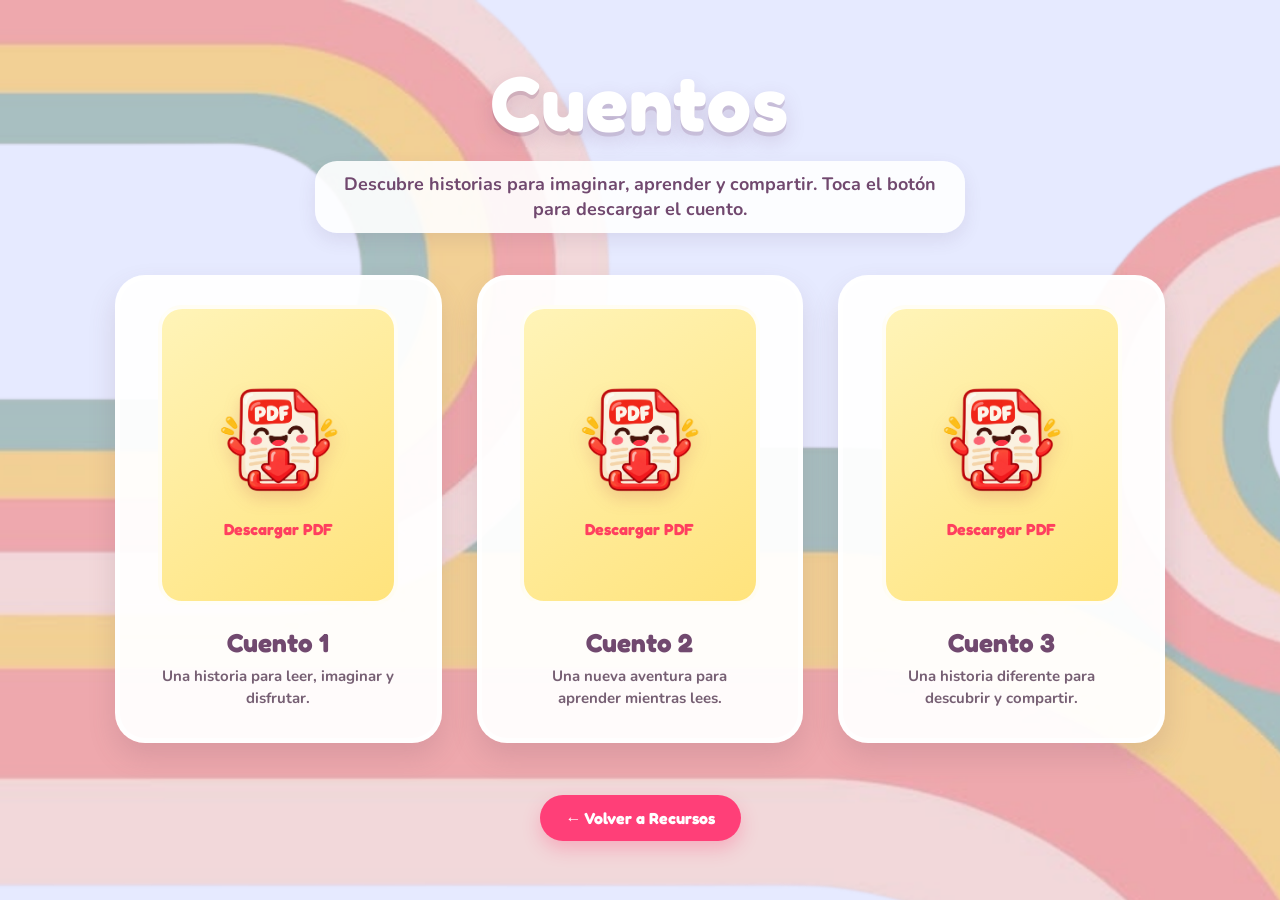
<file: paginas/cuentos.html>
<!DOCTYPE html>
<html lang="es">

<head>

    <meta charset="UTF-8">

    <meta
        name="viewport"
        content="width=device-width, initial-scale=1.0"
    >

    <title>Cuentos | Sube y Baja</title>


    <!-- FAVICON -->
    <link
        rel="icon"
        type="image/png"
        href="../imagenes/icono.png"
    >


    <!-- TIPOGRAFÍAS -->
    <link
        href="https://fonts.googleapis.com/css2?family=Fredoka:wght@400;500;600;700&family=Nunito:wght@400;500;600;700;800&display=swap"
        rel="stylesheet"
    >


    <style>

        * {
            box-sizing: border-box;
        }


        html {
            scroll-behavior: smooth;
        }


        body {

            margin: 0;
            min-height: 100vh;

            font-family:
                "Nunito",
                sans-serif;

            background-color:
                #ffe49b;

            background-image:
                url("../imagenes/fondocuentos.png");

            background-size:
                cover;

            background-position:
                center;

            background-attachment:
                fixed;

            color:
                white;

        }



        /* =========================================
           PÁGINA
        ========================================= */

        .pagina-cuentos {

            width: 100%;
            min-height: 100vh;

            padding:
                55px 30px
                45px;

            display: flex;
            flex-direction: column;
            align-items: center;

        }



        /* =========================================
           TÍTULO
        ========================================= */

        .titulo-cuentos {

            margin:
                0 0 12px;

            font-family:
                "Fredoka",
                sans-serif;

            font-size:
                clamp(
                    46px,
                    7vw,
                    78px
                );

            font-weight:
                700;

            text-align:
                center;

            color:
                #ffffff;

            letter-spacing:
                1px;

            text-shadow:
                0 4px 0
                rgba(
                    112,
                    63,
                    105,
                    0.18
                ),
                0 8px 20px
                rgba(
                    112,
                    63,
                    105,
                    0.18
                );

        }



        /* =========================================
           SUBTÍTULO
        ========================================= */

        .subtitulo {

            margin:
                0 auto
                42px;

            max-width:
                650px;

            padding:
                11px 22px;

            background:
                rgba(
                    255,
                    255,
                    255,
                    0.90
                );

            border-radius:
                22px;

            color:
                #71496f;

            text-align:
                center;

            font-size:
                18px;

            font-weight:
                700;

            line-height:
                1.4;

            box-shadow:
                0 7px 18px
                rgba(
                    90,
                    60,
                    100,
                    0.10
                );

        }



        /* =========================================
           CONTENEDOR
        ========================================= */

        .contenedor-cuentos {

            width: 100%;

            max-width:
                1050px;

            display: grid;

            grid-template-columns:
                repeat(
                    3,
                    1fr
                );

            gap:
                35px;

            align-items:
                stretch;

        }



        /* =========================================
           TARJETAS
        ========================================= */

        .cuento-tarjeta {

            min-width:
                0;

            padding:
                25px 20px
                28px;

            display:
                flex;

            flex-direction:
                column;

            align-items:
                center;

            text-align:
                center;

            background:
                rgba(
                    255,
                    255,
                    255,
                    0.95
                );

            border:
                5px solid
                rgba(
                    255,
                    255,
                    255,
                    0.82
                );

            border-radius:
                30px;

            box-shadow:
                0 14px 28px
                rgba(
                    110,
                    72,
                    95,
                    0.16
                );

            opacity:
                0;

            transform:
                translateY(
                    45px
                );

            animation:
                entradaCuento
                0.75s
                ease
                forwards;

            transition:
                transform
                0.30s ease,
                box-shadow
                0.30s ease;

        }


        .cuento-tarjeta:nth-child(1) {
            animation-delay: 0.10s;
        }


        .cuento-tarjeta:nth-child(2) {
            animation-delay: 0.25s;
        }


        .cuento-tarjeta:nth-child(3) {
            animation-delay: 0.40s;
        }


        @keyframes entradaCuento {

            from {

                opacity: 0;

                transform:
                    translateY(
                        45px
                    );

            }

            to {

                opacity: 1;

                transform:
                    translateY(
                        0
                    );

            }

        }



        /* =========================================
           ZONA AMARILLA
        ========================================= */

        .portada-cuento {

            width: 100%;

            max-width:
                240px;

            aspect-ratio:
                4 / 5;

            margin-bottom:
                22px;

            display:
                flex;

            flex-direction:
                column;

            justify-content:
                center;

            align-items:
                center;

            padding:
                22px;

            background:
                linear-gradient(
                    145deg,
                    #fff4b8,
                    #ffe37c
                );

            border:
                4px solid
                rgba(
                    255,
                    255,
                    255,
                    0.90
                );

            border-radius:
                24px;

        }



        /* =========================================
           BOTÓN PDF
        ========================================= */

        .boton-pdf {

            display:
                flex;

            flex-direction:
                column;

            align-items:
                center;

            justify-content:
                center;

            text-decoration:
                none;

            color:
                #ff3f5f;

            font-family:
                "Fredoka",
                sans-serif;

            font-weight:
                700;

            -webkit-tap-highlight-color:
                transparent;

            touch-action:
                manipulation;

        }



        .boton-pdf img {

            display:
                block;

            width:
                135px;

            max-width:
                100%;

            height:
                auto;

            pointer-events:
                none;

            animation:
                flotarPDF
                2.2s
                ease-in-out
                infinite;

            transform-origin:
                center;

            filter:
                drop-shadow(
                    0 8px 8px
                    rgba(
                        180,
                        50,
                        65,
                        0.17
                    )
                );

        }



        .texto-descarga {

            margin-top:
                12px;

            font-family:
                "Fredoka",
                sans-serif;

            font-size:
                16px;

            font-weight:
                700;

            color:
                #ff3f5f;

        }



        /* =========================================
           ANIMACIÓN PDF
        ========================================= */

        @keyframes flotarPDF {

            0% {

                transform:
                    translateY(
                        0
                    )
                    rotate(
                        0deg
                    );

            }


            50% {

                transform:
                    translateY(
                        -9px
                    )
                    rotate(
                        -2deg
                    );

            }


            100% {

                transform:
                    translateY(
                        0
                    )
                    rotate(
                        0deg
                    );

            }

        }



        @keyframes sacudirPDF {

            0% {

                transform:
                    scale(1)
                    rotate(0deg);

            }


            25% {

                transform:
                    scale(1.10)
                    rotate(-6deg);

            }


            50% {

                transform:
                    scale(1.13)
                    rotate(6deg);

            }


            75% {

                transform:
                    scale(1.08)
                    rotate(-3deg);

            }


            100% {

                transform:
                    scale(1)
                    rotate(0deg);

            }

        }



        /* =========================================
           TEXTOS
        ========================================= */

        .cuento-tarjeta h2 {

            margin:
                0 0 8px;

            font-family:
                "Fredoka",
                sans-serif;

            font-size:
                26px;

            color:
                #71496f;

        }



        .cuento-tarjeta p {

            margin:
                0;

            max-width:
                240px;

            color:
                #765f73;

            font-size:
                15px;

            font-weight:
                700;

            line-height:
                1.45;

        }



        /* =========================================
           PC
        ========================================= */

        @media
        (hover: hover)
        and
        (pointer: fine) {

            .cuento-tarjeta:hover {

                transform:
                    translateY(
                        -8px
                    );

                box-shadow:
                    0 20px 34px
                    rgba(
                        110,
                        72,
                        95,
                        0.23
                    );

            }


            .boton-pdf:hover img {

                animation:
                    sacudirPDF
                    0.55s
                    ease-in-out;

            }

        }



        /* =========================================
           TOQUE
        ========================================= */

        .boton-pdf:active img {

            transform:
                scale(
                    0.90
                );

        }



        /* =========================================
           VOLVER
        ========================================= */

        .boton-volver {

            display:
                inline-block;

            margin-top:
                52px;

            padding:
                13px 26px;

            background:
                #ff3f78;

            color:
                white;

            border-radius:
                26px;

            text-decoration:
                none;

            font-family:
                "Fredoka",
                sans-serif;

            font-size:
                16px;

            font-weight:
                700;

            box-shadow:
                0 8px 18px
                rgba(
                    255,
                    63,
                    120,
                    0.28
                );

            transition:
                transform
                0.25s ease,
                background
                0.25s ease;

        }



        .boton-volver:hover {

            background:
                #e91e63;

            transform:
                translateY(
                    -3px
                );

        }



        /* =========================================
           CELULAR
        ========================================= */

        @media
        (max-width: 650px) {

            body {

                background-attachment:
                    scroll;

            }


            .pagina-cuentos {

                padding:
                    35px 18px
                    40px;

            }


            .titulo-cuentos {

                font-size:
                    48px;

            }


            .subtitulo {

                margin-bottom:
                    30px;

                font-size:
                    15px;

            }


            .contenedor-cuentos {

                width:
                    min(
                        100%,
                        330px
                    );

                grid-template-columns:
                    1fr;

                gap:
                    35px;

            }


            .portada-cuento {

                max-width:
                    215px;

            }


            .boton-pdf img {

                width:
                    125px;

            }


            .boton-volver {

                margin-top:
                    42px;

            }

        }



        /* =========================================
           MOVIMIENTO REDUCIDO
        ========================================= */

        @media
        (prefers-reduced-motion: reduce) {

            .cuento-tarjeta {

                opacity:
                    1;

                transform:
                    none;

                animation:
                    none;

            }


            .boton-pdf img {

                animation:
                    none;

            }

        }

    </style>

</head>



<body>


    <main class="pagina-cuentos">


        <h1 class="titulo-cuentos">
            Cuentos
        </h1>


        <p class="subtitulo">
            Descubre historias para imaginar,
            aprender y compartir.
            Toca el botón para descargar el cuento.
        </p>



        <section class="contenedor-cuentos">



            <!-- CUENTO 1 -->

            <article class="cuento-tarjeta">


                <div class="portada-cuento">


                    <a
                        href="../pdf/cuento1.pdf"
                        download="cuento1.pdf"
                        class="boton-pdf"
                    >

                        <img
                            src="../imagenes/cuentosdescarga.png"
                            alt="Descargar cuento 1"
                        >


                        <span class="texto-descarga">
                            Descargar PDF
                        </span>

                    </a>


                </div>


                <h2>
                    Cuento 1
                </h2>


                <p>
                    Una historia para leer,
                    imaginar y disfrutar.
                </p>


            </article>



            <!-- CUENTO 2 -->

            <article class="cuento-tarjeta">


                <div class="portada-cuento">


                    <a
                        href="../pdf/cuento2.pdf"
                        download="cuento2.pdf"
                        class="boton-pdf"
                    >

                        <img
                            src="../imagenes/cuentosdescarga.png"
                            alt="Descargar cuento 2"
                        >


                        <span class="texto-descarga">
                            Descargar PDF
                        </span>

                    </a>


                </div>


                <h2>
                    Cuento 2
                </h2>


                <p>
                    Una nueva aventura para
                    aprender mientras lees.
                </p>


            </article>



            <!-- CUENTO 3 -->

            <article class="cuento-tarjeta">


                <div class="portada-cuento">


                    <a
                        href="../pdf/cuento3.pdf"
                        download="cuento3.pdf"
                        class="boton-pdf"
                    >

                        <img
                            src="../imagenes/cuentosdescarga.png"
                            alt="Descargar cuento 3"
                        >


                        <span class="texto-descarga">
                            Descargar PDF
                        </span>

                    </a>


                </div>


                <h2>
                    Cuento 3
                </h2>


                <p>
                    Una historia diferente
                    para descubrir y compartir.
                </p>


            </article>


        </section>



        <a
            href="../index.html#recursos"
            class="boton-volver"
        >
            ← Volver a Recursos
        </a>


    </main>


</body>

</html>
</file>
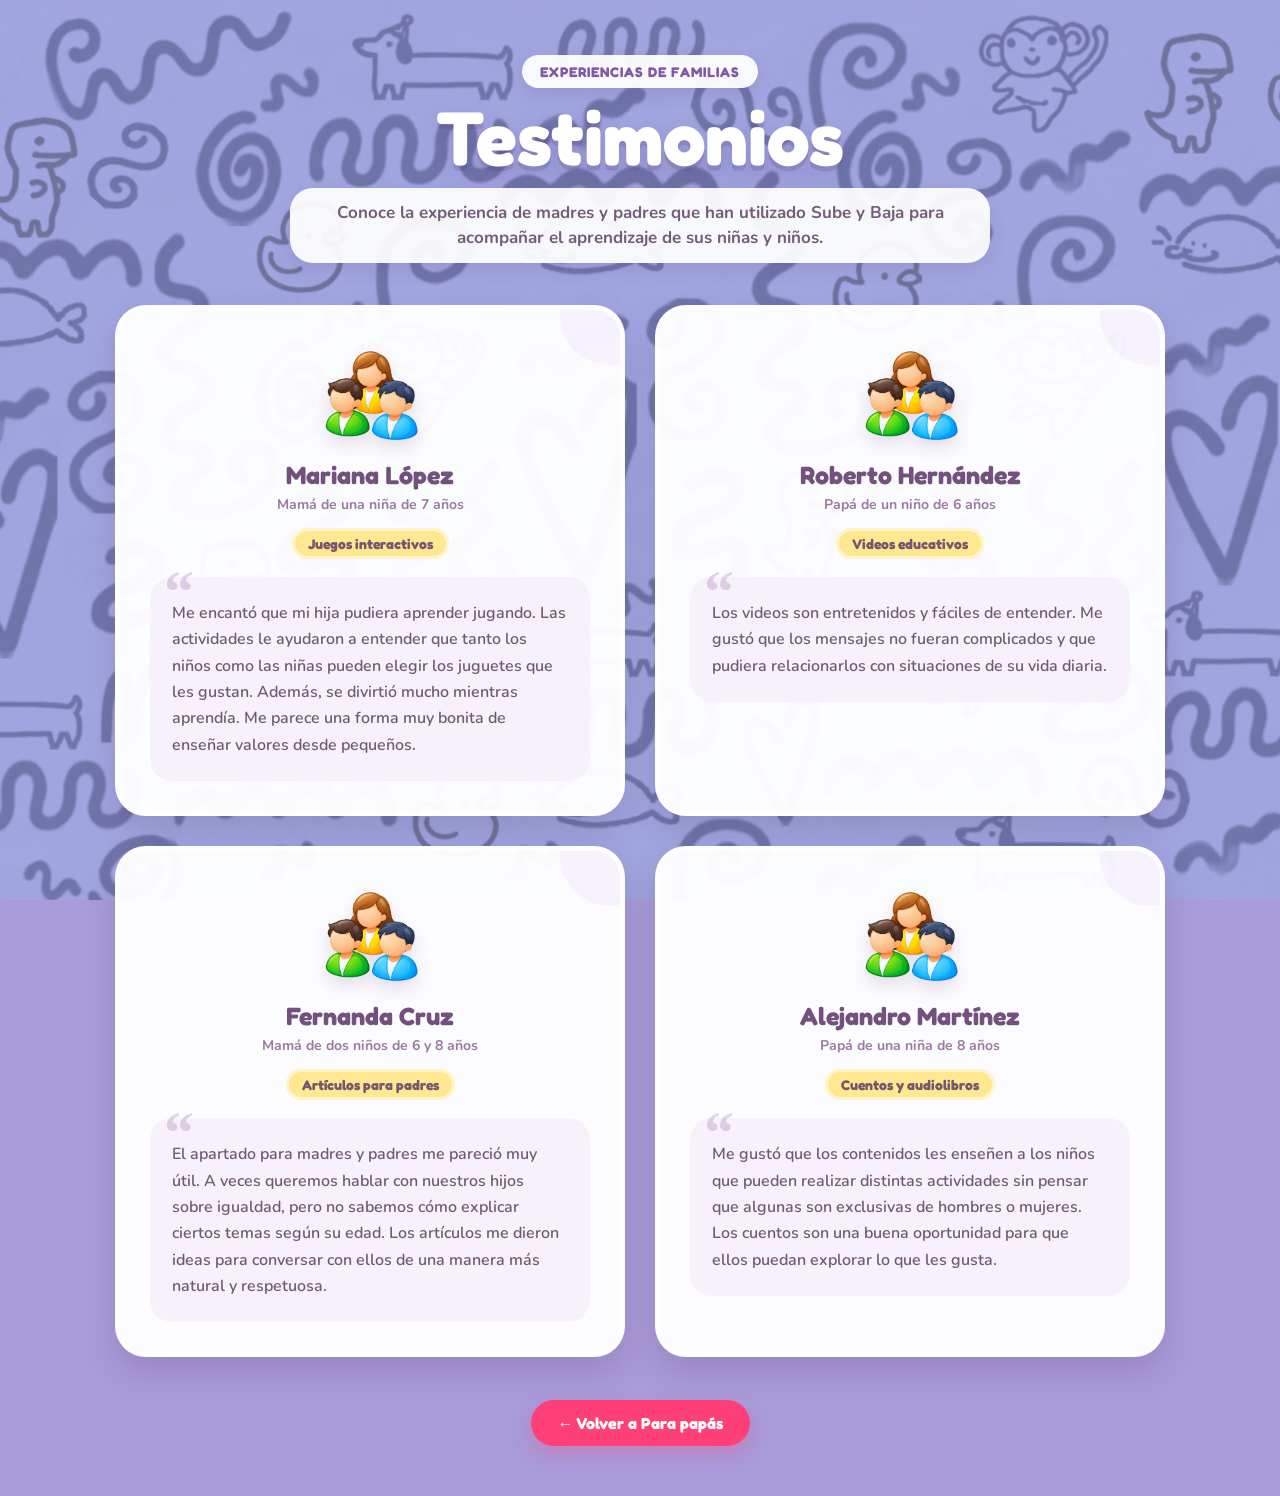
<file: paginas/familias.html>
<!DOCTYPE html>
<html lang="es">

<head>

    <meta charset="UTF-8">

    <meta
        name="viewport"
        content="width=device-width, initial-scale=1.0"
    >

    <title>Testimonios | Sube y Baja</title>

    <link
        rel="icon"
        type="image/png"
        href="../imagenes/icono.png"
    >

    <link
        href="https://fonts.googleapis.com/css2?family=Fredoka:wght@400;500;600;700&family=Nunito:wght@400;500;600;700;800&display=swap"
        rel="stylesheet"
    >


    <style>

        * {
            box-sizing: border-box;
        }


        html {
            scroll-behavior: smooth;
        }


        body {

            margin: 0;

            min-height: 100vh;

            font-family:
                "Nunito",
                sans-serif;

            background-color:
                #a99ad9;

            background-image:
                url("../imagenes/familiasmorado.png");

            background-size:
                cover;

            background-position:
                center;

            background-attachment:
                fixed;

            color:
                #684e69;

        }



        /* =====================================
           PÁGINA
        ===================================== */

        .pagina-testimonios {

            width: 100%;

            min-height: 100vh;

            padding:
                55px 25px
                50px;

            display:
                flex;

            flex-direction:
                column;

            align-items:
                center;

        }



        /* =====================================
           ETIQUETA
        ===================================== */

        .etiqueta {

            display:
                inline-block;

            margin-bottom:
                10px;

            padding:
                8px 18px;

            background:
                rgba(
                    255,
                    255,
                    255,
                    0.94
                );

            border-radius:
                30px;

            font-family:
                "Fredoka",
                sans-serif;

            font-size:
                14px;

            font-weight:
                700;

            color:
                #815aa7;

            letter-spacing:
                1px;

            box-shadow:
                0 6px 16px
                rgba(
                    80,
                    50,
                    110,
                    0.12
                );

            animation:
                aparecer
                0.6s ease;

        }



        /* =====================================
           TÍTULO
        ===================================== */

        .titulo {

            margin:
                0 0 10px;

            font-family:
                "Fredoka",
                sans-serif;

            font-size:
                clamp(
                    46px,
                    7vw,
                    76px
                );

            font-weight:
                700;

            color:
                #ffffff;

            text-align:
                center;

            line-height:
                1.05;

            text-shadow:
                0 5px 0
                rgba(
                    80,
                    50,
                    120,
                    0.18
                ),
                0 10px 24px
                rgba(
                    70,
                    40,
                    110,
                    0.18
                );

            animation:
                aparecer
                0.7s ease;

        }



        /* =====================================
           SUBTÍTULO
        ===================================== */

        .subtitulo {

            max-width:
                700px;

            margin:
                0 auto
                42px;

            padding:
                12px 24px;

            background:
                rgba(
                    255,
                    255,
                    255,
                    0.93
                );

            border-radius:
                23px;

            font-size:
                17px;

            font-weight:
                700;

            line-height:
                1.5;

            text-align:
                center;

            color:
                #745c7a;

            box-shadow:
                0 7px 18px
                rgba(
                    80,
                    50,
                    110,
                    0.10
                );

            animation:
                aparecer
                0.8s ease;

        }



        /* =====================================
           CONTENEDOR
        ===================================== */

        .contenedor-testimonios {

            width:
                100%;

            max-width:
                1050px;

            display:
                grid;

            grid-template-columns:
                repeat(
                    2,
                    1fr
                );

            gap:
                30px;

        }



        /* =====================================
           TARJETAS
        ===================================== */

        .testimonio {

            position:
                relative;

            overflow:
                hidden;

            padding:
                32px 30px
                30px;

            display:
                flex;

            flex-direction:
                column;

            align-items:
                center;

            text-align:
                center;

            background:
                rgba(
                    255,
                    255,
                    255,
                    0.96
                );

            border:
                5px solid
                rgba(
                    255,
                    255,
                    255,
                    0.75
                );

            border-radius:
                31px;

            box-shadow:
                0 15px 31px
                rgba(
                    76,
                    48,
                    100,
                    0.17
                );

            opacity:
                0;

            transform:
                translateY(
                    40px
                );

            animation:
                entradaTarjeta
                0.75s
                ease
                forwards;

            transition:
                transform
                0.3s ease,
                box-shadow
                0.3s ease;

        }



        .testimonio:nth-child(1) {
            animation-delay: 0.10s;
        }

        .testimonio:nth-child(2) {
            animation-delay: 0.20s;
        }

        .testimonio:nth-child(3) {
            animation-delay: 0.30s;
        }

        .testimonio:nth-child(4) {
            animation-delay: 0.40s;
        }



        /* =====================================
           ICONO
        ===================================== */

        .icono-familia {

            width:
                105px;

            height:
                auto;

            margin-bottom:
                13px;

            display:
                block;

            animation:
                flotarIcono
                2.6s
                ease-in-out
                infinite;

            filter:
                drop-shadow(
                    0 8px 8px
                    rgba(
                        90,
                        55,
                        120,
                        0.15
                    )
                );

            transform-origin:
                center;

        }



        /* =====================================
           NOMBRE
        ===================================== */

        .testimonio h2 {

            margin:
                0 0 5px;

            font-family:
                "Fredoka",
                sans-serif;

            font-size:
                25px;

            font-weight:
                700;

            color:
                #72517c;

        }



        /* =====================================
           RELACIÓN
        ===================================== */

        .relacion {

            margin:
                0 0 14px;

            font-size:
                14px;

            font-weight:
                700;

            color:
                #9a7a9d;

        }



        /* =====================================
           CATEGORÍA
        ===================================== */

        .categoria {

            display:
                inline-block;

            margin-bottom:
                18px;

            padding:
                7px 16px;

            background:
                #ffe88f;

            border-radius:
                20px;

            font-family:
                "Fredoka",
                sans-serif;

            font-size:
                14px;

            font-weight:
                700;

            color:
                #77566f;

            box-shadow:
                inset 0 0 0
                3px
                rgba(
                    255,
                    255,
                    255,
                    0.55
                );

        }



        /* =====================================
           TEXTO TESTIMONIO
        ===================================== */

        .texto-testimonio {

            position:
                relative;

            margin:
                0;

            padding:
                23px 22px;

            width:
                100%;

            background:
                #f7f1fb;

            border-radius:
                22px;

            font-size:
                16px;

            font-weight:
                600;

            line-height:
                1.65;

            color:
                #6e5b72;

            text-align:
                left;

        }



        .texto-testimonio::before {

            content:
                "“";

            position:
                absolute;

            top:
                -15px;

            left:
                14px;

            font-family:
                Georgia,
                serif;

            font-size:
                60px;

            line-height:
                1;

            color:
                rgba(
                    142,
                    104,
                    167,
                    0.26
                );

        }



        /* =====================================
           DECORACIÓN
        ===================================== */

        .circulo {

            position:
                absolute;

            width:
                100px;

            height:
                100px;

            border-radius:
                50%;

            background:
                #e6d1ff;

            opacity:
                0.25;

            top:
                -45px;

            right:
                -40px;

            pointer-events:
                none;

        }



        /* =====================================
           ANIMACIONES
        ===================================== */

        @keyframes aparecer {

            from {

                opacity:
                    0;

                transform:
                    translateY(
                        -15px
                    );

            }

            to {

                opacity:
                    1;

                transform:
                    translateY(
                        0
                    );

            }

        }



        @keyframes entradaTarjeta {

            from {

                opacity:
                    0;

                transform:
                    translateY(
                        40px
                    );

            }

            to {

                opacity:
                    1;

                transform:
                    translateY(
                        0
                    );

            }

        }



        @keyframes flotarIcono {

            0% {

                transform:
                    translateY(
                        0
                    )
                    rotate(
                        0deg
                    );

            }

            50% {

                transform:
                    translateY(
                        -7px
                    )
                    rotate(
                        -2deg
                    );

            }

            100% {

                transform:
                    translateY(
                        0
                    )
                    rotate(
                        0deg
                    );

            }

        }



        /* =====================================
           HOVER
        ===================================== */

        @media
        (hover: hover)
        and
        (pointer: fine) {

            .testimonio:hover {

                transform:
                    translateY(
                        -8px
                    );

                box-shadow:
                    0 22px 37px
                    rgba(
                        76,
                        48,
                        100,
                        0.24
                    );

            }


            .testimonio:hover
            .icono-familia {

                animation:
                    movimientoIcono
                    0.55s
                    ease-in-out;

            }

        }



        @keyframes movimientoIcono {

            0% {
                transform:
                    scale(1)
                    rotate(0deg);
            }

            25% {
                transform:
                    scale(1.08)
                    rotate(-5deg);
            }

            50% {
                transform:
                    scale(1.11)
                    rotate(5deg);
            }

            75% {
                transform:
                    scale(1.07)
                    rotate(-2deg);
            }

            100% {
                transform:
                    scale(1)
                    rotate(0deg);
            }

        }



        /* =====================================
           VOLVER
        ===================================== */

        .boton-volver {

            display:
                inline-block;

            margin-top:
                43px;

            padding:
                13px 27px;

            background:
                #ff3f78;

            color:
                white;

            border-radius:
                28px;

            text-decoration:
                none;

            font-family:
                "Fredoka",
                sans-serif;

            font-size:
                16px;

            font-weight:
                700;

            box-shadow:
                0 8px 18px
                rgba(
                    255,
                    63,
                    120,
                    0.27
                );

            transition:
                transform
                0.25s ease,
                background
                0.25s ease;

        }



        .boton-volver:hover {

            background:
                #e72e68;

            transform:
                translateY(
                    -4px
                );

        }



        .boton-volver:active {

            transform:
                scale(
                    0.96
                );

        }



        /* =====================================
           CELULAR
        ===================================== */

        @media
        (max-width: 720px) {

            body {

                background-attachment:
                    scroll;

            }


            .pagina-testimonios {

                padding:
                    35px 17px
                    40px;

            }


            .titulo {

                font-size:
                    44px;

            }


            .subtitulo {

                margin-bottom:
                    30px;

                font-size:
                    15px;

            }


            .contenedor-testimonios {

                width:
                    min(
                        100%,
                        370px
                    );

                grid-template-columns:
                    1fr;

                gap:
                    27px;

            }


            .testimonio {

                padding:
                    27px 21px;

            }


            .icono-familia {

                width:
                    100px;

            }


            .texto-testimonio {

                padding:
                    22px 19px;

                font-size:
                    15px;

                line-height:
                    1.6;

            }

        }



        @media
        (prefers-reduced-motion: reduce) {

            .etiqueta,
            .titulo,
            .subtitulo,
            .testimonio {

                opacity:
                    1;

                transform:
                    none;

                animation:
                    none;

            }


            .icono-familia {

                animation:
                    none;

            }

        }

    </style>

</head>



<body>


<main class="pagina-testimonios">


    <div class="etiqueta">
        EXPERIENCIAS DE FAMILIAS
    </div>


    <h1 class="titulo">
        Testimonios
    </h1>


    <p class="subtitulo">
        Conoce la experiencia de madres y padres que
        han utilizado Sube y Baja para acompañar el
        aprendizaje de sus niñas y niños.
    </p>



    <section class="contenedor-testimonios">



        <!-- =====================================
             TESTIMONIO 1
        ====================================== -->

        <article class="testimonio">


            <div class="circulo"></div>


            <img
                src="../imagenes/familiasboton.png"
                alt="Familia"
                class="icono-familia"
            >


            <h2>
                Mariana López
            </h2>


            <p class="relacion">
                Mamá de una niña de 7 años
            </p>


            <div class="categoria">
                Juegos interactivos
            </div>


            <p class="texto-testimonio">
                Me encantó que mi hija pudiera aprender
                jugando. Las actividades le ayudaron a
                entender que tanto los niños como las
                niñas pueden elegir los juguetes que les
                gustan. Además, se divirtió mucho mientras
                aprendía. Me parece una forma muy bonita
                de enseñar valores desde pequeños.
            </p>


        </article>



        <!-- =====================================
             TESTIMONIO 2
        ====================================== -->

        <article class="testimonio">


            <div class="circulo"></div>


            <img
                src="../imagenes/familiasboton.png"
                alt="Familia"
                class="icono-familia"
            >


            <h2>
                Roberto Hernández
            </h2>


            <p class="relacion">
                Papá de un niño de 6 años
            </p>


            <div class="categoria">
                Videos educativos
            </div>


            <p class="texto-testimonio">
                Los videos son entretenidos y fáciles
                de entender. Me gustó que los mensajes
                no fueran complicados y que pudiera
                relacionarlos con situaciones de su
                vida diaria.
            </p>


        </article>



        <!-- =====================================
             TESTIMONIO 3
        ====================================== -->

        <article class="testimonio">


            <div class="circulo"></div>


            <img
                src="../imagenes/familiasboton.png"
                alt="Familia"
                class="icono-familia"
            >


            <h2>
                Fernanda Cruz
            </h2>


            <p class="relacion">
                Mamá de dos niños de 6 y 8 años
            </p>


            <div class="categoria">
                Artículos para padres
            </div>


            <p class="texto-testimonio">
                El apartado para madres y padres me
                pareció muy útil. A veces queremos hablar
                con nuestros hijos sobre igualdad, pero no
                sabemos cómo explicar ciertos temas según
                su edad. Los artículos me dieron ideas
                para conversar con ellos de una manera
                más natural y respetuosa.
            </p>


        </article>



        <!-- =====================================
             TESTIMONIO 4
        ====================================== -->

        <article class="testimonio">


            <div class="circulo"></div>


            <img
                src="../imagenes/familiasboton.png"
                alt="Familia"
                class="icono-familia"
            >


            <h2>
                Alejandro Martínez
            </h2>


            <p class="relacion">
                Papá de una niña de 8 años
            </p>


            <div class="categoria">
                Cuentos y audiolibros
            </div>


            <p class="texto-testimonio">
                Me gustó que los contenidos les enseñen
                a los niños que pueden realizar distintas
                actividades sin pensar que algunas son
                exclusivas de hombres o mujeres. Los
                cuentos son una buena oportunidad para
                que ellos puedan explorar lo que les gusta.
            </p>


        </article>


    </section>



    <a
        href="../index.html#papas"
        class="boton-volver"
    >
        ← Volver a Para papás
    </a>


</main>


</body>

</html>
</file>
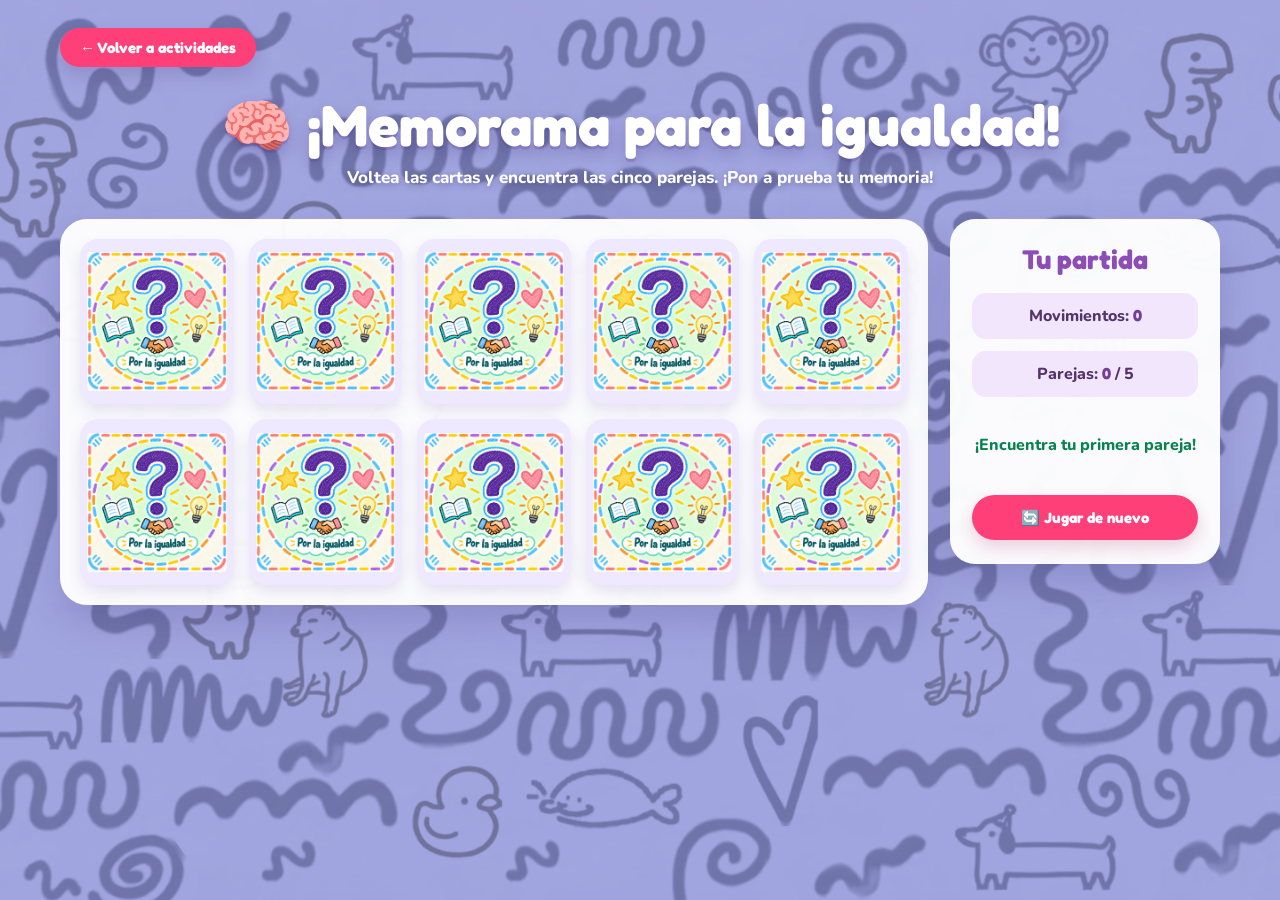
<file: paginas/memorama.html>
<!DOCTYPE html>
<html lang="es">

<head>

    <meta charset="UTF-8">

    <meta
        name="viewport"
        content="width=device-width, initial-scale=1.0"
    >

    <title>Memorama | Sube y Baja</title>

    <link
        rel="icon"
        type="image/png"
        href="../imagenes/icono.png"
    >

    <!-- TIPOGRAFÍAS -->

    <link
        rel="preconnect"
        href="https://fonts.googleapis.com"
    >

    <link
        rel="preconnect"
        href="https://fonts.gstatic.com"
        crossorigin
    >

    <link
        href="https://fonts.googleapis.com/css2?family=Fredoka:wght@500;600;700&family=Nunito:wght@500;600;700;800&display=swap"
        rel="stylesheet"
    >


    <style>

        /* =====================================
           GENERAL
        ====================================== */

        * {
            box-sizing: border-box;
            margin: 0;
            padding: 0;
        }


        body {

            min-height: 100vh;

            font-family:
                "Nunito",
                sans-serif;

            background-color:
                #9d9ee5;

            background-image:
                url("../imagenes/familiasmorado - copia.png");

            background-position:
                center;

            background-size:
                cover;

            background-attachment:
                fixed;

            color:
                #ffffff;

            overflow-x:
                hidden;
        }


        .pagina {

            width:
                min(1160px, 94%);

            margin:
                0 auto;

            padding:
                28px 0 60px;
        }


        /* =====================================
           VOLVER
        ====================================== */

        .volver {

            display:
                inline-flex;

            align-items:
                center;

            justify-content:
                center;

            padding:
                10px 20px;

            margin-bottom:
                28px;

            border-radius:
                999px;

            background:
                #ff3f78;

            color:
                #ffffff;

            text-decoration:
                none;

            font-family:
                "Fredoka",
                sans-serif;

            font-size:
                15px;

            font-weight:
                700;

            box-shadow:
                0 8px 18px
                rgba(64, 40, 116, 0.18);

            transition:
                transform 0.25s ease,
                background 0.25s ease,
                box-shadow 0.25s ease;
        }


        .volver:hover {

            transform:
                translateY(-3px);

            background:
                #e92f6b;

            box-shadow:
                0 11px 22px
                rgba(64, 40, 116, 0.25);
        }


        .volver:active {

            transform:
                scale(0.96);
        }


        /* =====================================
           ENCABEZADO
        ====================================== */

        .encabezado {

            text-align:
                center;

            margin-bottom:
                28px;
        }


        h1 {

            font-family:
                "Fredoka",
                sans-serif;

            font-size:
                clamp(
                    38px,
                    5vw,
                    58px
                );

            font-weight:
                700;

            line-height:
                1.05;

            color:
                #ffffff;

            margin-bottom:
                10px;

            text-shadow:
                0 3px 0
                rgba(80, 50, 145, 0.22),

                0 7px 16px
                rgba(51, 31, 105, 0.24);
        }


        .instrucciones {

            max-width:
                720px;

            margin:
                0 auto;

            font-family:
                "Nunito",
                sans-serif;

            font-size:
                17px;

            font-weight:
                800;

            line-height:
                1.45;

            color:
                #ffffff;

            text-shadow:
                0 2px 6px
                rgba(49, 32, 96, 0.34);
        }


        /* =====================================
           ZONA DE JUEGO
        ====================================== */

        .zona-juego {

            display:
                grid;

            grid-template-columns:
                minmax(0, 1fr)
                270px;

            gap:
                22px;

            align-items:
                start;
        }


        /* =====================================
           TABLERO
        ====================================== */

        .contenedor-tablero {

            background:
                rgba(
                    255,
                    255,
                    255,
                    0.96
                );

            border-radius:
                27px;

            padding:
                20px;

            box-shadow:
                0 17px 38px
                rgba(57, 39, 119, 0.18);
        }


        #juego {

            display:
                grid;

            grid-template-columns:
                repeat(5, 1fr);

            gap:
                15px;
        }


        /* =====================================
           CARTAS
        ====================================== */

        .carta {

            position:
                relative;

            width:
                100%;

            aspect-ratio:
                1 / 1.08;

            padding:
                7px;

            border:
                none;

            border-radius:
                18px;

            background:
                #eee9ff;

            cursor:
                pointer;

            box-shadow:
                0 7px 14px
                rgba(85, 61, 146, 0.13);

            transition:
                transform 0.25s ease,
                box-shadow 0.25s ease,
                background 0.25s ease;
        }


        .carta:hover:not(:disabled) {

            transform:
                translateY(-5px)
                scale(1.03);

            box-shadow:
                0 12px 20px
                rgba(85, 61, 146, 0.20);
        }


        .carta img {

            width:
                100%;

            height:
                100%;

            display:
                block;

            object-fit:
                contain;

            border-radius:
                13px;

            pointer-events:
                none;
        }


        .carta.descubierta {

            background:
                #ffffff;

            transform:
                translateY(-3px);
        }


        .carta.encontrada {

            background:
                #daf7dd;

            box-shadow:
                0 0 0 3px
                rgba(63, 181, 103, 0.20),

                0 10px 20px
                rgba(41, 140, 77, 0.13);
        }


        /* =====================================
           PANEL DERECHO
        ====================================== */

        .panel {

            background:
                rgba(
                    255,
                    255,
                    255,
                    0.96
                );

            border-radius:
                25px;

            padding:
                24px 22px;

            text-align:
                center;

            color:
                #51336f;

            box-shadow:
                0 17px 38px
                rgba(57, 39, 119, 0.18);
        }


        .panel h2 {

            font-family:
                "Fredoka",
                sans-serif;

            font-size:
                27px;

            font-weight:
                700;

            color:
                #8c4db9;

            margin-bottom:
                18px;
        }


        /* =====================================
           MARCADORES
        ====================================== */

        .dato {

            padding:
                12px 13px;

            margin-bottom:
                12px;

            border-radius:
                14px;

            background:
                #f1e6fb;

            font-family:
                "Nunito",
                sans-serif;

            font-size:
                16px;

            font-weight:
                800;

            color:
                #55346c;
        }


        #movimientos,
        #parejas {

            font-family:
                "Fredoka",
                sans-serif;

            font-weight:
                700;

            color:
                #743c98;
        }


        /* =====================================
           MENSAJE
        ====================================== */

        #mensaje {

            min-height:
                64px;

            margin:
                17px 0;

            display:
                flex;

            align-items:
                center;

            justify-content:
                center;

            font-family:
                "Nunito",
                sans-serif;

            font-size:
                16px;

            font-weight:
                800;

            line-height:
                1.4;

            color:
                #07834e;
        }


        /* =====================================
           REINICIAR
        ====================================== */

        #reiniciar {

            width:
                100%;

            border:
                none;

            border-radius:
                999px;

            padding:
                13px 18px;

            background:
                #ff3f78;

            color:
                #ffffff;

            font-family:
                "Fredoka",
                sans-serif;

            font-size:
                15px;

            font-weight:
                700;

            cursor:
                pointer;

            box-shadow:
                0 8px 18px
                rgba(183, 36, 91, 0.20);

            transition:
                transform 0.25s ease,
                background 0.25s ease,
                box-shadow 0.25s ease;
        }


        #reiniciar:hover {

            background:
                #e92f6c;

            transform:
                translateY(-3px);

            box-shadow:
                0 11px 22px
                rgba(183, 36, 91, 0.27);
        }


        #reiniciar:active {

            transform:
                scale(0.96);
        }


        /* =====================================
           RESPONSIVE
        ====================================== */

        @media (max-width: 850px) {

            .zona-juego {

                grid-template-columns:
                    1fr;
            }


            .panel {

                width:
                    min(
                        100%,
                        450px
                    );

                margin:
                    0 auto;
            }

        }


        @media (max-width: 620px) {

            .pagina {

                width:
                    96%;

                padding-top:
                    18px;
            }


            h1 {

                font-size:
                    36px;
            }


            .instrucciones {

                font-size:
                    15px;

                padding:
                    0 10px;
            }


            .contenedor-tablero {

                padding:
                    12px;

                border-radius:
                    20px;
            }


            #juego {

                grid-template-columns:
                    repeat(2, 1fr);

                gap:
                    10px;
            }

        }

    </style>

</head>


<body>

    <main class="pagina">


        <a
            href="../index.html#actividades"
            class="volver"
        >
            ← Volver a actividades
        </a>


        <header class="encabezado">

            <h1>
                🧠 ¡Memorama para la igualdad!
            </h1>

            <p class="instrucciones">
                Voltea las cartas y encuentra las cinco parejas.
                ¡Pon a prueba tu memoria!
            </p>

        </header>


        <section class="zona-juego">


            <div class="contenedor-tablero">

                <div id="juego"></div>

            </div>


            <aside class="panel">

                <h2>
                    Tu partida
                </h2>


                <div class="dato">
                    Movimientos:
                    <span id="movimientos">0</span>
                </div>


                <div class="dato">
                    Parejas:
                    <span id="parejas">0</span>
                    / 5
                </div>


                <p id="mensaje">
                    ¡Encuentra tu primera pareja!
                </p>


                <button
                    id="reiniciar"
                    type="button"
                >
                    🔄 Jugar de nuevo
                </button>

            </aside>

        </section>

    </main>


    <script>

        /* =========================================
           MEMORAMA - SUBE Y BAJA
        ========================================= */


        const simbolos = [

            "../imagenes/Ideas.png",
            "../imagenes/derechos.png",
            "../imagenes/oportunidades.png",
            "../imagenes/obligaciones.png",
            "../imagenes/profesiones.png"

        ];


        const REVERSO =
            "../imagenes/reverso.png";


        /* =========================================
           ELEMENTOS
        ========================================= */

        const juegoHTML =
            document.getElementById(
                "juego"
            );


        const movimientosHTML =
            document.getElementById(
                "movimientos"
            );


        const parejasHTML =
            document.getElementById(
                "parejas"
            );


        const mensajeHTML =
            document.getElementById(
                "mensaje"
            );


        const reiniciarHTML =
            document.getElementById(
                "reiniciar"
            );


        /* =========================================
           VARIABLES
        ========================================= */

        let cartas = [];

        let primeraCarta = null;

        let segundaCarta = null;

        let bloqueo = false;

        let movimientos = 0;

        let parejasEncontradas = 0;

        let temporizador = null;


        /* =========================================
           AUDIO
        ========================================= */

        let audioContexto = null;


        function obtenerAudio() {

            if (!audioContexto) {

                const AudioCtx =
                    window.AudioContext ||
                    window.webkitAudioContext;


                audioContexto =
                    new AudioCtx();

            }


            if (
                audioContexto.state ===
                "suspended"
            ) {

                audioContexto.resume();

            }


            return audioContexto;
        }


        /* VOLTEAR */

        function sonidoVoltear() {

            const ctx =
                obtenerAudio();


            const sonido =
                ctx.createOscillator();


            const volumen =
                ctx.createGain();


            sonido.connect(
                volumen
            );


            volumen.connect(
                ctx.destination
            );


            sonido.type =
                "sine";


            sonido.frequency
                .setValueAtTime(
                    450,
                    ctx.currentTime
                );


            sonido.frequency
                .exponentialRampToValueAtTime(
                    650,
                    ctx.currentTime +
                        0.08
                );


            volumen.gain
                .setValueAtTime(
                    0.18,
                    ctx.currentTime
                );


            volumen.gain
                .exponentialRampToValueAtTime(
                    0.001,
                    ctx.currentTime +
                        0.12
                );


            sonido.start();


            sonido.stop(
                ctx.currentTime +
                    0.12
            );
        }


        /* ACIERTO */

        function sonidoAcierto() {

            const ctx =
                obtenerAudio();


            const notas = [
                523,
                659,
                784
            ];


            notas.forEach(
                (frecuencia, i) => {

                    const sonido =
                        ctx.createOscillator();


                    const volumen =
                        ctx.createGain();


                    sonido.connect(
                        volumen
                    );


                    volumen.connect(
                        ctx.destination
                    );


                    const inicio =
                        ctx.currentTime +
                        i * 0.09;


                    sonido.type =
                        "sine";


                    sonido.frequency
                        .setValueAtTime(
                            frecuencia,
                            inicio
                        );


                    volumen.gain
                        .setValueAtTime(
                            0.17,
                            inicio
                        );


                    volumen.gain
                        .exponentialRampToValueAtTime(
                            0.001,
                            inicio +
                                0.20
                        );


                    sonido.start(
                        inicio
                    );


                    sonido.stop(
                        inicio +
                            0.20
                    );

                }
            );
        }


        /* ERROR */

        function sonidoError() {

            const ctx =
                obtenerAudio();


            const sonido =
                ctx.createOscillator();


            const volumen =
                ctx.createGain();


            sonido.connect(
                volumen
            );


            volumen.connect(
                ctx.destination
            );


            sonido.type =
                "triangle";


            sonido.frequency
                .setValueAtTime(
                    310,
                    ctx.currentTime
                );


            sonido.frequency
                .exponentialRampToValueAtTime(
                    170,
                    ctx.currentTime +
                        0.24
                );


            volumen.gain
                .setValueAtTime(
                    0.15,
                    ctx.currentTime
                );


            volumen.gain
                .exponentialRampToValueAtTime(
                    0.001,
                    ctx.currentTime +
                        0.27
                );


            sonido.start();


            sonido.stop(
                ctx.currentTime +
                    0.27
            );
        }


        /* VICTORIA */

        function sonidoVictoria() {

            const ctx =
                obtenerAudio();


            const notas = [

                523,
                659,
                784,
                1047,
                1318

            ];


            notas.forEach(
                (frecuencia, i) => {

                    const sonido =
                        ctx.createOscillator();


                    const volumen =
                        ctx.createGain();


                    sonido.connect(
                        volumen
                    );


                    volumen.connect(
                        ctx.destination
                    );


                    const inicio =
                        ctx.currentTime +
                        i * 0.13;


                    sonido.type =
                        "triangle";


                    sonido.frequency
                        .setValueAtTime(
                            frecuencia,
                            inicio
                        );


                    volumen.gain
                        .setValueAtTime(
                            0.18,
                            inicio
                        );


                    volumen.gain
                        .exponentialRampToValueAtTime(
                            0.001,
                            inicio +
                                0.30
                        );


                    sonido.start(
                        inicio
                    );


                    sonido.stop(
                        inicio +
                            0.30
                    );

                }
            );
        }


        /* REINICIAR */

        function sonidoReiniciar() {

            const ctx =
                obtenerAudio();


            const sonido =
                ctx.createOscillator();


            const volumen =
                ctx.createGain();


            sonido.connect(
                volumen
            );


            volumen.connect(
                ctx.destination
            );


            sonido.type =
                "triangle";


            sonido.frequency
                .setValueAtTime(
                    380,
                    ctx.currentTime
                );


            sonido.frequency
                .exponentialRampToValueAtTime(
                    700,
                    ctx.currentTime +
                        0.14
                );


            volumen.gain
                .setValueAtTime(
                    0.14,
                    ctx.currentTime
                );


            volumen.gain
                .exponentialRampToValueAtTime(
                    0.001,
                    ctx.currentTime +
                        0.18
                );


            sonido.start();


            sonido.stop(
                ctx.currentTime +
                    0.18
            );
        }


        /* =========================================
           MEZCLAR
        ========================================= */

        function mezclar(array) {

            for (
                let i =
                    array.length - 1;
                i > 0;
                i--
            ) {

                const j =
                    Math.floor(
                        Math.random() *
                        (i + 1)
                    );


                [
                    array[i],
                    array[j]

                ] = [

                    array[j],
                    array[i]

                ];

            }
        }


        /* =========================================
           CREAR JUEGO
        ========================================= */

        function crearJuego() {

            juegoHTML.innerHTML =
                "";


            cartas = [

                ...simbolos,
                ...simbolos

            ];


            mezclar(
                cartas
            );


            cartas.forEach(
                (simbolo, indice) => {

                    const carta =
                        document.createElement(
                            "button"
                        );


                    carta.type =
                        "button";


                    carta.classList.add(
                        "carta"
                    );


                    carta.dataset.simbolo =
                        simbolo;


                    carta.dataset.indice =
                        indice;


                    carta.innerHTML =
                        `<img src="${REVERSO}" alt="Carta boca abajo">`;


                    carta.addEventListener(
                        "click",
                        voltearCarta
                    );


                    juegoHTML.appendChild(
                        carta
                    );

                }
            );
        }


        /* =========================================
           VOLTEAR
        ========================================= */

        function voltearCarta() {

            if (bloqueo) {
                return;
            }


            if (
                this.classList.contains(
                    "descubierta"
                )
            ) {
                return;
            }


            if (
                this.classList.contains(
                    "encontrada"
                )
            ) {
                return;
            }


            sonidoVoltear();


            this.innerHTML =
                `<img src="${this.dataset.simbolo}" alt="Carta descubierta">`;


            this.classList.add(
                "descubierta"
            );


            if (!primeraCarta) {

                primeraCarta =
                    this;

                return;
            }


            segundaCarta =
                this;


            movimientos++;


            movimientosHTML.textContent =
                movimientos;


            comprobarPareja();
        }


        /* =========================================
           COMPROBAR PAREJA
        ========================================= */

        function comprobarPareja() {

            const coinciden =

                primeraCarta.dataset.simbolo ===
                segundaCarta.dataset.simbolo;


            if (coinciden) {

                primeraCarta.classList.add(
                    "encontrada"
                );


                segundaCarta.classList.add(
                    "encontrada"
                );


                primeraCarta.disabled =
                    true;


                segundaCarta.disabled =
                    true;


                parejasEncontradas++;


                parejasHTML.textContent =
                    parejasEncontradas;


                primeraCarta =
                    null;


                segundaCarta =
                    null;


                if (
                    parejasEncontradas ===
                    simbolos.length
                ) {

                    sonidoVictoria();


                    mensajeHTML.textContent =
                        `🎉 ¡Felicidades! Encontraste las cinco parejas en ${movimientos} movimientos.`;

                }

                else {

                    sonidoAcierto();


                    mensajeHTML.textContent =
                        "¡Muy bien! Encontraste una pareja. 💜";

                }

            }

            else {

                sonidoError();


                bloqueo =
                    true;


                mensajeHTML.textContent =
                    "¡Casi! Recuerda dónde estaban esas imágenes.";


                temporizador =
                    setTimeout(
                        function () {

                            primeraCarta.innerHTML =
                                `<img src="${REVERSO}" alt="Carta boca abajo">`;


                            segundaCarta.innerHTML =
                                `<img src="${REVERSO}" alt="Carta boca abajo">`;


                            primeraCarta.classList.remove(
                                "descubierta"
                            );


                            segundaCarta.classList.remove(
                                "descubierta"
                            );


                            primeraCarta =
                                null;


                            segundaCarta =
                                null;


                            bloqueo =
                                false;


                            temporizador =
                                null;

                        },

                        950
                    );

            }
        }


        /* =========================================
           REINICIAR
        ========================================= */

        function reiniciarJuego() {

            if (
                temporizador !==
                null
            ) {

                clearTimeout(
                    temporizador
                );


                temporizador =
                    null;
            }


            primeraCarta =
                null;


            segundaCarta =
                null;


            bloqueo =
                false;


            movimientos =
                0;


            parejasEncontradas =
                0;


            movimientosHTML.textContent =
                "0";


            parejasHTML.textContent =
                "0";


            mensajeHTML.textContent =
                "¡Encuentra tu primera pareja!";


            crearJuego();
        }


        reiniciarHTML.addEventListener(
            "click",

            function () {

                sonidoReiniciar();

                reiniciarJuego();

            }
        );


        reiniciarJuego();

    </script>

</body>

</html>
</file>
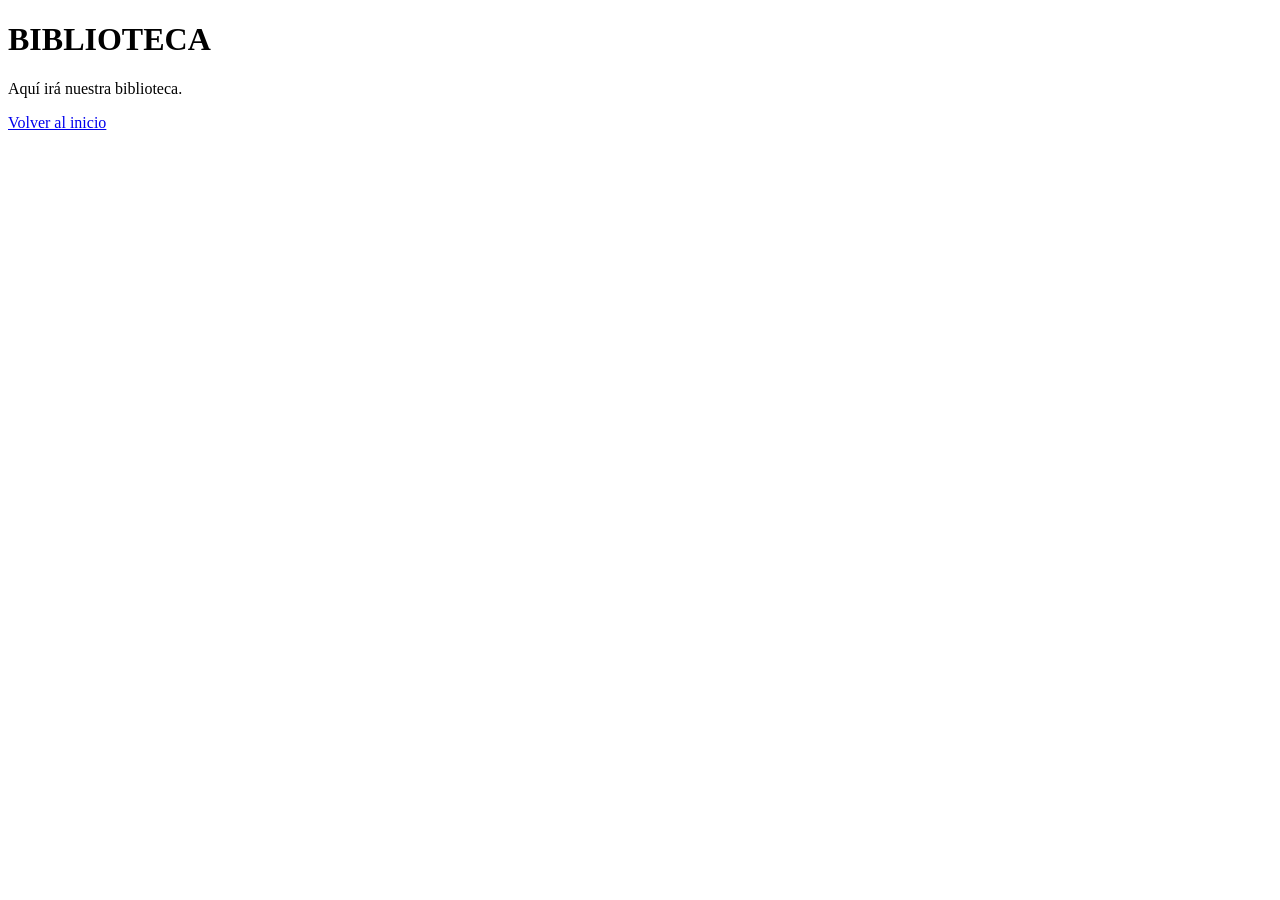
<file: paginas/reflexiona.html>
<!DOCTYPE html>
<html lang="es">

<link rel="icon" type="image/png" href="../imagenes/icono.png">

<head>
    <meta charset="UTF-8">
    <title>Biblioteca</title>
</head>

<body>

    <h1>BIBLIOTECA</h1>

    <p>Aquí irá nuestra biblioteca.</p>

    <a href="../index.html">Volver al inicio</a>

</body>

</html>
</file>
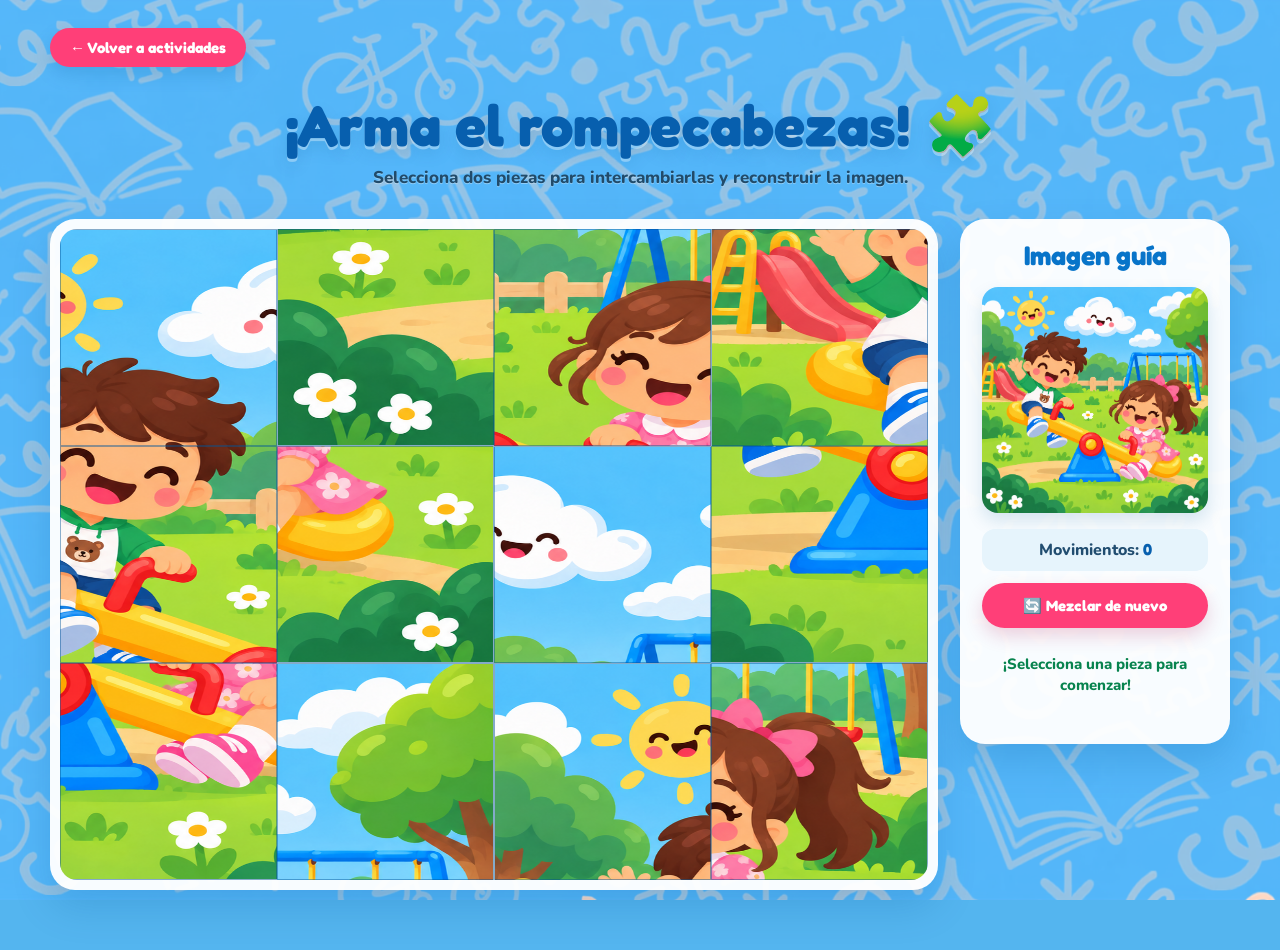
<file: paginas/rompecabezas.html>
<!DOCTYPE html>
<html lang="es">

<head>

    <meta charset="UTF-8">

    <meta
        name="viewport"
        content="width=device-width, initial-scale=1.0"
    >

    <title>Rompecabezas | Sube y Baja</title>
<link rel="icon" type="image/png" href="../imagenes/icono.png">
    <link
        rel="icon"
        type="image/png"
        href="../imagenes/icono.png"
    >


    <!-- TIPOGRAFÍAS -->

    <link
        rel="preconnect"
        href="https://fonts.googleapis.com"
    >

    <link
        rel="preconnect"
        href="https://fonts.gstatic.com"
        crossorigin
    >

    <link
        href="https://fonts.googleapis.com/css2?family=Fredoka:wght@500;600;700&family=Nunito:wght@500;600;700;800&display=swap"
        rel="stylesheet"
    >


    <style>

        /* =====================================
           GENERAL
        ====================================== */

        * {
            box-sizing: border-box;
            margin: 0;
            padding: 0;
        }


        body {

            min-height:
                100vh;

            font-family:
                "Nunito",
                sans-serif;

            background-color:
                #54b5ef;

            background-image:
                url("../imagenes/fondorompecabezas.png");

            background-position:
                center;

            background-size:
                cover;

            background-attachment:
                fixed;

            color:
                #ffffff;

            overflow-x:
                hidden;
        }


        .pagina {

            width:
                min(1180px, 96%);

            margin:
                0 auto;

            padding:
                28px 0 60px;
        }


        /* =====================================
           VOLVER
        ====================================== */

        .volver {

            display:
                inline-flex;

            align-items:
                center;

            justify-content:
                center;

            padding:
                10px 20px;

            margin-bottom:
                28px;

            border-radius:
                999px;

            background:
                #ff3f78;

            color:
                #ffffff;

            text-decoration:
                none;

            font-family:
                "Fredoka",
                sans-serif;

            font-size:
                15px;

            font-weight:
                700;

            box-shadow:
                0 8px 18px
                rgba(0, 88, 157, 0.17);

            transition:
                transform 0.25s ease,
                background 0.25s ease,
                box-shadow 0.25s ease;
        }


        .volver:hover {

            transform:
                translateY(-3px);

            background:
                #e92f6b;

            box-shadow:
                0 11px 22px
                rgba(0, 88, 157, 0.23);
        }


        .volver:active {

            transform:
                scale(0.96);
        }


        /* =====================================
           ENCABEZADO
        ====================================== */

        .encabezado {

            text-align:
                center;

            margin-bottom:
                28px;
        }


        h1 {

            font-family:
                "Fredoka",
                sans-serif;

            font-size:
                clamp(
                    38px,
                    5vw,
                    58px
                );

            font-weight:
                700;

            line-height:
                1.05;

            color:
                #075fae;

            margin-bottom:
                10px;

            text-shadow:
                0 3px 0
                rgba(255, 255, 255, 0.35),

                0 7px 16px
                rgba(0, 74, 135, 0.13);
        }


        .instrucciones {

            max-width:
                720px;

            margin:
                0 auto;

            font-family:
                "Nunito",
                sans-serif;

            font-size:
                17px;

            font-weight:
                800;

            line-height:
                1.45;

            color:
                #214b6a;

            text-shadow:
                0 1px 0
                rgba(255, 255, 255, 0.35);
        }


        /* =====================================
           ZONA DE JUEGO
        ====================================== */

        .zona-juego {

            display:
                grid;

            grid-template-columns:
                minmax(0, 1fr)
                270px;

            gap:
                22px;

            align-items:
                start;
        }


        /* =====================================
           TABLERO
        ====================================== */

        .contenedor-tablero {

            width:
                100%;

            padding:
                10px;

            background:
                rgba(
                    255,
                    255,
                    255,
                    0.96
                );

            border-radius:
                25px;

            box-shadow:
                0 17px 38px
                rgba(0, 86, 151, 0.19);
        }


        #tablero {

            width:
                100%;

            aspect-ratio:
                4 / 3;

            display:
                grid;

            grid-template-columns:
                repeat(4, 1fr);

            grid-template-rows:
                repeat(3, 1fr);

            overflow:
                hidden;

            border-radius:
                17px;
        }


        /* =====================================
           PIEZAS
        ====================================== */

        .pieza {

            position:
                relative;

            border:
                1px solid
                rgba(0, 85, 154, 0.45);

            background-image:
                url("../imagenes/rompecabezas1.png");

            background-repeat:
                no-repeat;

            background-size:
                400% 300%;

            cursor:
                pointer;

            transition:
                transform 0.20s ease,
                filter 0.20s ease,
                box-shadow 0.20s ease;

            outline:
                none;
        }


        .pieza:hover {

            position:
                relative;

            z-index:
                2;

            transform:
                scale(1.035);

            filter:
                brightness(1.05);

            box-shadow:
                0 0 0 3px
                rgba(255, 255, 255, 0.65);
        }


        .pieza.seleccionada {

            position:
                relative;

            z-index:
                3;

            transform:
                scale(1.04);

            filter:
                brightness(1.08);

            box-shadow:
                inset 0 0 0 5px
                #ffcf3f,

                0 0 0 3px
                rgba(255, 255, 255, 0.75);
        }


        /* =====================================
           PANEL DERECHO
        ====================================== */

        .panel {

            background:
                rgba(
                    255,
                    255,
                    255,
                    0.96
                );

            border-radius:
                25px;

            padding:
                22px;

            text-align:
                center;

            color:
                #143f67;

            box-shadow:
                0 17px 38px
                rgba(0, 86, 151, 0.19);
        }


        .panel h2 {

            font-family:
                "Fredoka",
                sans-serif;

            font-size:
                27px;

            font-weight:
                700;

            line-height:
                1.1;

            color:
                #0874c9;

            margin-bottom:
                17px;
        }


        /* =====================================
           IMAGEN GUÍA
        ====================================== */

        .imagen-guia {

            display:
                block;

            width:
                100%;

            border-radius:
                16px;

            margin-bottom:
                16px;

            box-shadow:
                0 8px 17px
                rgba(15, 92, 148, 0.15);
        }


        /* =====================================
           MOVIMIENTOS
        ====================================== */

        .movimientos {

            padding:
                10px 12px;

            margin-bottom:
                12px;

            border-radius:
                13px;

            background:
                #e6f4fc;

            font-family:
                "Nunito",
                sans-serif;

            font-size:
                16px;

            font-weight:
                800;

            color:
                #214d70;
        }


        #contador {

            font-family:
                "Fredoka",
                sans-serif;

            font-weight:
                700;

            color:
                #075fae;
        }


        /* =====================================
           MENSAJE
        ====================================== */

        #mensaje {

            min-height:
                60px;

            margin:
                17px 0;

            display:
                flex;

            align-items:
                center;

            justify-content:
                center;

            font-family:
                "Nunito",
                sans-serif;

            font-size:
                15px;

            font-weight:
                800;

            line-height:
                1.4;

            color:
                #07834e;
        }


        /* =====================================
           REINICIAR
        ====================================== */

        #reiniciar {

            width:
                100%;

            border:
                none;

            border-radius:
                999px;

            padding:
                13px 18px;

            background:
                #ff3f78;

            color:
                #ffffff;

            font-family:
                "Fredoka",
                sans-serif;

            font-size:
                15px;

            font-weight:
                700;

            cursor:
                pointer;

            box-shadow:
                0 8px 18px
                rgba(183, 36, 91, 0.20);

            transition:
                transform 0.25s ease,
                background 0.25s ease,
                box-shadow 0.25s ease;
        }


        #reiniciar:hover {

            background:
                #e92f6c;

            transform:
                translateY(-3px);

            box-shadow:
                0 11px 22px
                rgba(183, 36, 91, 0.27);
        }


        #reiniciar:active {

            transform:
                scale(0.96);
        }


        /* =====================================
           RESPONSIVE
        ====================================== */

        @media (max-width: 850px) {

            .zona-juego {

                grid-template-columns:
                    1fr;
            }


            .panel {

                width:
                    min(
                        100%,
                        450px
                    );

                margin:
                    0 auto;
            }

        }


        @media (max-width: 550px) {

            .pagina {

                width:
                    97%;

                padding-top:
                    18px;
            }


            h1 {

                font-size:
                    36px;
            }


            .instrucciones {

                font-size:
                    15px;

                padding:
                    0 10px;
            }


            .contenedor-tablero {

                padding:
                    6px;

                border-radius:
                    18px;
            }


            #tablero {

                border-radius:
                    13px;
            }

        }

    </style>

</head>


<body>

    <main class="pagina">


        <a
            href="../index.html#actividades"
            class="volver"
        >
            ← Volver a actividades
        </a>


        <header class="encabezado">

            <h1>
                ¡Arma el rompecabezas! 🧩
            </h1>

            <p class="instrucciones">
                Selecciona dos piezas para intercambiarlas
                y reconstruir la imagen.
            </p>

        </header>


        <section class="zona-juego">


            <div class="contenedor-tablero">

                <div
                    id="tablero"
                    aria-label="Rompecabezas"
                ></div>

            </div>


            <aside class="panel">

                <h2>
                    Imagen guía
                </h2>


                <img
                    src="../imagenes/rompecabezas1.png"
                    alt="Imagen guía del rompecabezas"
                    class="imagen-guia"
                >


                <div class="movimientos">

                    Movimientos:
                    <span id="contador">0</span>

                </div>


                <button
                    id="reiniciar"
                    type="button"
                >
                    🔄 Mezclar de nuevo
                </button>


                <p id="mensaje">
                    ¡Selecciona una pieza para comenzar!
                </p>

            </aside>

        </section>

    </main>


    <script>

        /* =========================================
           ROMPECABEZAS - SUBE Y BAJA
        ========================================= */


        const COLUMNAS =
            4;


        const FILAS =
            3;


        const TOTAL =
            COLUMNAS *
            FILAS;


        /* =========================================
           ELEMENTOS
        ========================================= */

        const tablero =
            document.getElementById(
                "tablero"
            );


        const contador =
            document.getElementById(
                "contador"
            );


        const mensaje =
            document.getElementById(
                "mensaje"
            );


        const botonReiniciar =
            document.getElementById(
                "reiniciar"
            );


        /* =========================================
           VARIABLES
        ========================================= */

        let piezas = [];

        let primeraSeleccion =
            null;

        let movimientos =
            0;

        let completado =
            false;


        /* =========================================
           AUDIO
        ========================================= */

        let audioPuzzle =
            null;


        function obtenerAudioPuzzle() {

            if (!audioPuzzle) {

                const AudioCtx =
                    window.AudioContext ||
                    window.webkitAudioContext;


                audioPuzzle =
                    new AudioCtx();

            }


            if (
                audioPuzzle.state ===
                "suspended"
            ) {

                audioPuzzle.resume();

            }


            return audioPuzzle;
        }


        /* =========================================
           SONIDO SELECCIÓN
        ========================================= */

        function sonidoSeleccion() {

            const ctx =
                obtenerAudioPuzzle();


            const osc =
                ctx.createOscillator();


            const gain =
                ctx.createGain();


            osc.connect(
                gain
            );


            gain.connect(
                ctx.destination
            );


            osc.type =
                "sine";


            osc.frequency
                .setValueAtTime(
                    470,
                    ctx.currentTime
                );


            osc.frequency
                .exponentialRampToValueAtTime(
                    620,
                    ctx.currentTime +
                        0.08
                );


            gain.gain
                .setValueAtTime(
                    0.17,
                    ctx.currentTime
                );


            gain.gain
                .exponentialRampToValueAtTime(
                    0.001,
                    ctx.currentTime +
                        0.11
                );


            osc.start();


            osc.stop(
                ctx.currentTime +
                    0.11
            );
        }


        /* =========================================
           SONIDO INTERCAMBIO
        ========================================= */

        function sonidoIntercambio() {

            const ctx =
                obtenerAudioPuzzle();


            const notas = [
                430,
                650
            ];


            notas.forEach(
                (frecuencia, i) => {

                    const osc =
                        ctx.createOscillator();


                    const gain =
                        ctx.createGain();


                    osc.connect(
                        gain
                    );


                    gain.connect(
                        ctx.destination
                    );


                    const inicio =
                        ctx.currentTime +
                        i * 0.08;


                    osc.type =
                        "triangle";


                    osc.frequency
                        .setValueAtTime(
                            frecuencia,
                            inicio
                        );


                    gain.gain
                        .setValueAtTime(
                            0.16,
                            inicio
                        );


                    gain.gain
                        .exponentialRampToValueAtTime(
                            0.001,
                            inicio +
                                0.17
                        );


                    osc.start(
                        inicio
                    );


                    osc.stop(
                        inicio +
                            0.17
                    );

                }
            );
        }


        /* =========================================
           SONIDO VICTORIA
        ========================================= */

        function sonidoVictoriaPuzzle() {

            const ctx =
                obtenerAudioPuzzle();


            const notas = [

                523,
                659,
                784,
                1047,
                1318

            ];


            notas.forEach(
                (frecuencia, i) => {

                    const osc =
                        ctx.createOscillator();


                    const gain =
                        ctx.createGain();


                    osc.connect(
                        gain
                    );


                    gain.connect(
                        ctx.destination
                    );


                    const inicio =
                        ctx.currentTime +
                        i * 0.13;


                    osc.type =
                        "triangle";


                    osc.frequency
                        .setValueAtTime(
                            frecuencia,
                            inicio
                        );


                    gain.gain
                        .setValueAtTime(
                            0.18,
                            inicio
                        );


                    gain.gain
                        .exponentialRampToValueAtTime(
                            0.001,
                            inicio +
                                0.30
                        );


                    osc.start(
                        inicio
                    );


                    osc.stop(
                        inicio +
                            0.30
                    );

                }
            );
        }


        /* =========================================
           SONIDO REINICIAR
        ========================================= */

        function sonidoReiniciarPuzzle() {

            const ctx =
                obtenerAudioPuzzle();


            const osc =
                ctx.createOscillator();


            const gain =
                ctx.createGain();


            osc.connect(
                gain
            );


            gain.connect(
                ctx.destination
            );


            osc.type =
                "triangle";


            osc.frequency
                .setValueAtTime(
                    360,
                    ctx.currentTime
                );


            osc.frequency
                .exponentialRampToValueAtTime(
                    720,
                    ctx.currentTime +
                        0.16
                );


            gain.gain
                .setValueAtTime(
                    0.15,
                    ctx.currentTime
                );


            gain.gain
                .exponentialRampToValueAtTime(
                    0.001,
                    ctx.currentTime +
                        0.19
                );


            osc.start();


            osc.stop(
                ctx.currentTime +
                    0.19
            );
        }


        /* =========================================
           ¿ESTÁ RESUELTO?
        ========================================= */

        function estaResuelto() {

            return piezas.every(
                (pieza, posicion) =>
                    pieza ===
                    posicion
            );
        }


        /* =========================================
           MEZCLAR
        ========================================= */

        function mezclarPiezas() {

            piezas =
                Array.from(

                    {
                        length:
                            TOTAL
                    },

                    (_, indice) =>
                        indice

                );


            for (
                let i =
                    piezas.length - 1;
                i > 0;
                i--
            ) {

                const j =
                    Math.floor(
                        Math.random() *
                        (i + 1)
                    );


                [
                    piezas[i],
                    piezas[j]

                ] = [

                    piezas[j],
                    piezas[i]

                ];

            }


            if (
                estaResuelto()
            ) {

                [
                    piezas[0],
                    piezas[1]

                ] = [

                    piezas[1],
                    piezas[0]

                ];

            }
        }


        /* =========================================
           DIBUJAR TABLERO
        ========================================= */

        function dibujarTablero() {

            tablero.innerHTML =
                "";


            piezas.forEach(
                (
                    numeroPieza,
                    posicion
                ) => {

                    const pieza =
                        document.createElement(
                            "button"
                        );


                    pieza.type =
                        "button";


                    pieza.className =
                        "pieza";


                    const columna =
                        numeroPieza %
                        COLUMNAS;


                    const fila =
                        Math.floor(
                            numeroPieza /
                            COLUMNAS
                        );


                    const x =
                        columna *
                        100 /
                        (COLUMNAS - 1);


                    const y =
                        fila *
                        100 /
                        (FILAS - 1);


                    pieza.style
                        .backgroundPosition =
                        `${x}% ${y}%`;


                    pieza.setAttribute(

                        "aria-label",

                        `Pieza ${
                            numeroPieza + 1
                        }`

                    );


                    if (
                        primeraSeleccion ===
                        posicion
                    ) {

                        pieza.classList.add(
                            "seleccionada"
                        );

                    }


                    pieza.addEventListener(
                        "click",

                        function () {

                            seleccionarPieza(
                                posicion
                            );

                        }
                    );


                    tablero.appendChild(
                        pieza
                    );

                }
            );
        }


        /* =========================================
           SELECCIONAR
        ========================================= */

        function seleccionarPieza(
            posicion
        ) {

            if (
                completado
            ) {

                return;

            }


            /* PRIMERA PIEZA */

            if (
                primeraSeleccion ===
                null
            ) {

                sonidoSeleccion();


                primeraSeleccion =
                    posicion;


                mensaje.textContent =
                    "Ahora selecciona otra pieza.";


                dibujarTablero();


                return;
            }


            /* MISMA PIEZA */

            if (
                primeraSeleccion ===
                posicion
            ) {

                sonidoSeleccion();


                primeraSeleccion =
                    null;


                mensaje.textContent =
                    "Selecciona una pieza.";


                dibujarTablero();


                return;
            }


            /* SEGUNDA PIEZA */

            sonidoIntercambio();


            [
                piezas[
                    primeraSeleccion
                ],

                piezas[
                    posicion
                ]

            ] = [

                piezas[
                    posicion
                ],

                piezas[
                    primeraSeleccion
                ]

            ];


            primeraSeleccion =
                null;


            movimientos++;


            contador.textContent =
                movimientos;


            dibujarTablero();


            if (
                estaResuelto()
            ) {

                completado =
                    true;


                sonidoVictoriaPuzzle();


                mensaje.textContent =
                    `🎉 ¡Felicidades! Completaste el rompecabezas en ${movimientos} movimientos.`;

            }

            else {

                mensaje.textContent =
                    "¡Muy bien! Sigue acomodando las piezas. 🧩";

            }
        }


        /* =========================================
           INICIAR
        ========================================= */

        function iniciarJuego() {

            primeraSeleccion =
                null;


            movimientos =
                0;


            completado =
                false;


            contador.textContent =
                "0";


            mensaje.textContent =
                "¡Selecciona una pieza para comenzar!";


            mezclarPiezas();


            dibujarTablero();
        }


        /* =========================================
           REINICIAR
        ========================================= */

        botonReiniciar.addEventListener(
            "click",

            function () {

                sonidoReiniciarPuzzle();

                iniciarJuego();

            }
        );


        iniciarJuego();

    </script>

</body>

</html>
</file>
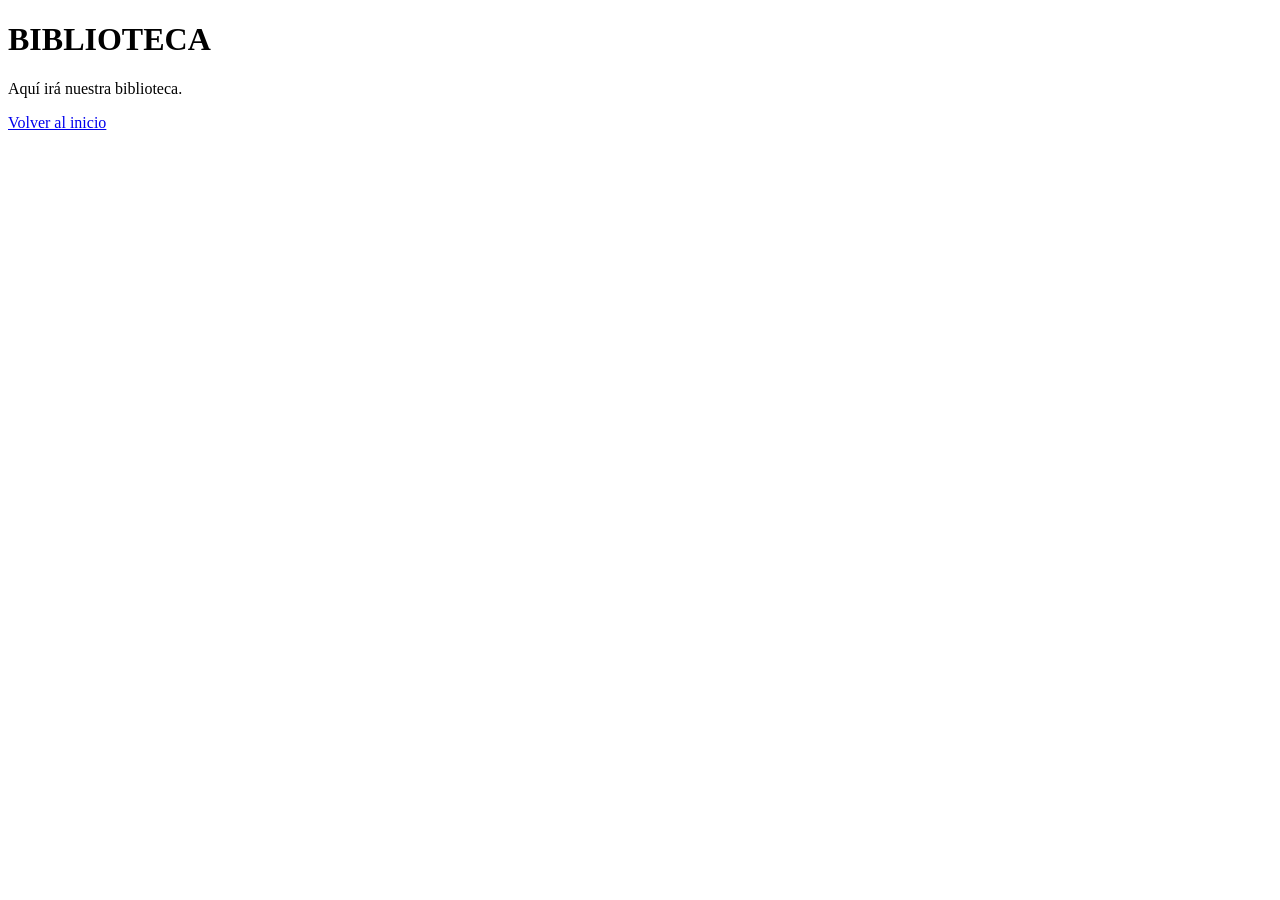
<file: paginas/siguenos.html>
<!DOCTYPE html>
<html lang="es">

<link rel="icon" type="image/png" href="../imagenes/icono.png">

<head>
    <meta charset="UTF-8">
    <title>Biblioteca</title>
</head>

<body>

    <h1>BIBLIOTECA</h1>

    <p>Aquí irá nuestra biblioteca.</p>

    <a href="../index.html">Volver al inicio</a>

</body>

</html>
</file>
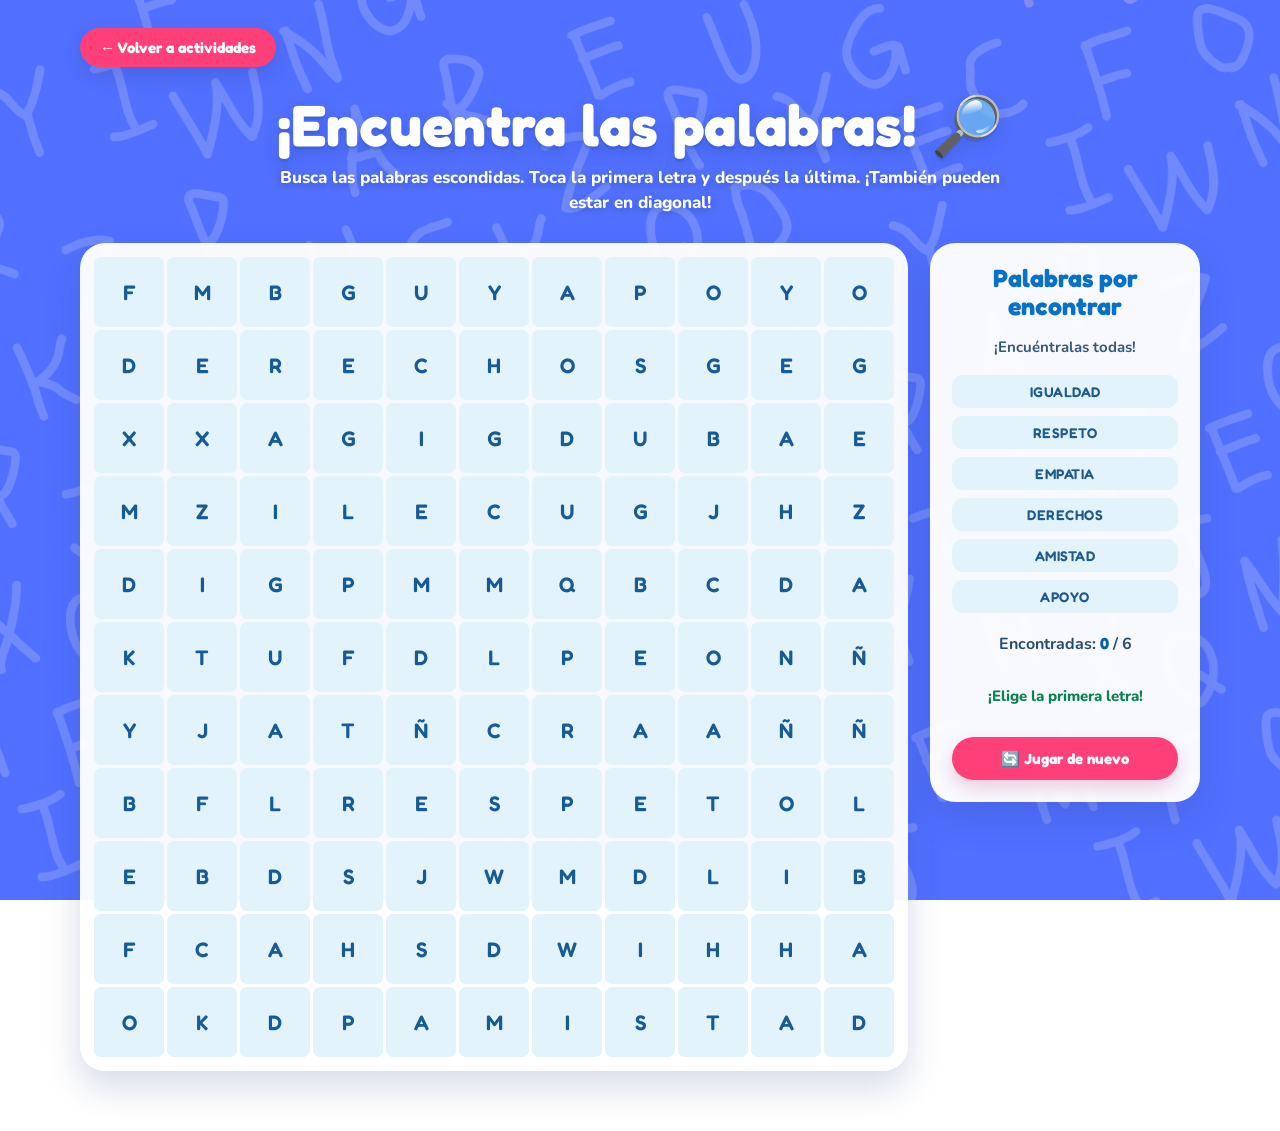
<file: paginas/sopaletras.html>
<!DOCTYPE html>
<html lang="es">

<head>

    <meta charset="UTF-8">

    <meta
        name="viewport"
        content="width=device-width, initial-scale=1.0"
    >

    <title>Sopa de letras | Sube y Baja</title>
<link rel="icon" type="image/png" href="../imagenes/icono.png">
    <!-- FAVICON -->
    <link
        rel="icon"
        type="image/png"
        href="../imagenes/icono.png"
    >


    <!-- =====================================
         TIPOGRAFÍAS
    ====================================== -->

    <link
        rel="preconnect"
        href="https://fonts.googleapis.com"
    >

    <link
        rel="preconnect"
        href="https://fonts.gstatic.com"
        crossorigin
    >

    <link
        href="https://fonts.googleapis.com/css2?family=Fredoka:wght@500;600;700&family=Nunito:wght@500;600;700;800&display=swap"
        rel="stylesheet"
    >


    <style>

        /* =====================================
           REINICIO GENERAL
        ====================================== */

        * {
            box-sizing: border-box;
            margin: 0;
            padding: 0;
        }


        body {

            min-height: 100vh;

            font-family:
                "Nunito",
                sans-serif;

            background:
                url("../imagenes/fondodesopa.png")
                center center /
                cover
                fixed;

            color: #ffffff;

            overflow-x: hidden;
        }


        /* =====================================
           CONTENEDOR GENERAL
        ====================================== */

        .pagina {

            width:
                min(1120px, 94%);

            margin:
                0 auto;

            padding:
                28px 0 60px;

        }


        /* =====================================
           VOLVER
        ====================================== */

        .volver {

            display:
                inline-flex;

            align-items:
                center;

            justify-content:
                center;

            padding:
                10px 20px;

            margin-bottom:
                28px;

            border-radius:
                999px;

            background:
                #ff3f78;

            color:
                #ffffff;

            text-decoration:
                none;

            font-family:
                "Fredoka",
                sans-serif;

            font-size:
                15px;

            font-weight:
                700;

            box-shadow:
                0 8px 18px
                rgba(
                    46,
                    46,
                    110,
                    0.18
                );

            transition:
                transform 0.25s ease,
                background 0.25s ease,
                box-shadow 0.25s ease;
        }


        .volver:hover {

            transform:
                translateY(-3px);

            background:
                #ec2f6b;

            box-shadow:
                0 11px 22px
                rgba(
                    46,
                    46,
                    110,
                    0.24
                );

        }


        .volver:active {

            transform:
                scale(0.96);

        }


        /* =====================================
           ENCABEZADO DEL JUEGO
        ====================================== */

        .encabezado {

            text-align:
                center;

            margin-bottom:
                28px;

        }


        h1 {

            font-family:
                "Fredoka",
                sans-serif;

            font-size:
                clamp(
                    38px,
                    5vw,
                    58px
                );

            font-weight:
                700;

            color:
                #ffffff;

            line-height:
                1.05;

            letter-spacing:
                0.3px;

            margin-bottom:
                10px;

            text-shadow:
                0 3px 0
                rgba(
                    29,
                    76,
                    166,
                    0.22
                ),

                0 7px 16px
                rgba(
                    24,
                    57,
                    130,
                    0.22
                );
        }


        .instrucciones {

            max-width:
                720px;

            margin:
                0 auto;

            font-family:
                "Nunito",
                sans-serif;

            font-size:
                17px;

            font-weight:
                800;

            line-height:
                1.45;

            color:
                #ffffff;

            text-shadow:
                0 2px 6px
                rgba(
                    25,
                    53,
                    120,
                    0.35
                );
        }


        /* =====================================
           ZONA DEL JUEGO
        ====================================== */

        .zona-juego {

            display:
                grid;

            grid-template-columns:
                minmax(0, 1fr)
                270px;

            gap:
                22px;

            align-items:
                start;

        }


        /* =====================================
           TABLERO BLANCO
        ====================================== */

        .contenedor-tablero {

            background:
                rgba(
                    255,
                    255,
                    255,
                    0.96
                );

            border-radius:
                25px;

            padding:
                14px;

            box-shadow:
                0 16px 35px
                rgba(
                    32,
                    53,
                    130,
                    0.18
                );

        }


        #tablero {

            width:
                100%;

            display:
                grid;

            grid-template-columns:
                repeat(
                    11,
                    minmax(0, 1fr)
                );

            gap:
                3px;

        }


        /* =====================================
           LETRAS
        ====================================== */

        .letra {

            aspect-ratio:
                1 / 1;

            border:
                none;

            border-radius:
                7px;

            background:
                #e2f3fc;

            color:
                #175b96;

            font-family:
                "Fredoka",
                sans-serif;

            font-size:
                clamp(
                    15px,
                    2vw,
                    21px
                );

            font-weight:
                600;

            cursor:
                pointer;

            transition:
                transform 0.18s ease,
                background 0.18s ease,
                color 0.18s ease,
                box-shadow 0.18s ease;
        }


        .letra:hover {

            transform:
                translateY(-2px)
                scale(1.05);

            background:
                #c8eaff;

            box-shadow:
                0 5px 10px
                rgba(
                    42,
                    101,
                    160,
                    0.15
                );

        }


        .letra.seleccionada {

            background:
                #ffdc65;

            color:
                #654d00;

            transform:
                scale(1.08);

            box-shadow:
                0 0 0 3px
                rgba(
                    255,
                    196,
                    48,
                    0.30
                );

        }


        .letra.encontrada {

            background:
                #92e4ad;

            color:
                #126b3c;

            box-shadow:
                inset 0 0 0 2px
                rgba(
                    27,
                    132,
                    77,
                    0.18
                );

        }


        /* =====================================
           PANEL DERECHO
        ====================================== */

        .panel {

            background:
                rgba(
                    255,
                    255,
                    255,
                    0.96
                );

            border-radius:
                25px;

            padding:
                22px;

            text-align:
                center;

            color:
                #173f67;

            box-shadow:
                0 16px 35px
                rgba(
                    32,
                    53,
                    130,
                    0.18
                );

        }


        .panel h2 {

            font-family:
                "Fredoka",
                sans-serif;

            font-size:
                25px;

            font-weight:
                700;

            line-height:
                1.1;

            color:
                #0870c9;

            margin-bottom:
                17px;

        }


        .panel-subtitulo {

            font-family:
                "Nunito",
                sans-serif;

            font-size:
                15px;

            font-weight:
                700;

            color:
                #345878;

            margin-bottom:
                18px;

        }


        /* =====================================
           LISTA DE PALABRAS
        ====================================== */

        #lista-palabras {

            list-style:
                none;

            display:
                flex;

            flex-direction:
                column;

            gap:
                8px;

            margin-bottom:
                20px;

        }


        #lista-palabras li {

            padding:
                8px 10px;

            border-radius:
                11px;

            background:
                #e2f3fc;

            color:
                #1f5a8d;

            font-family:
                "Fredoka",
                sans-serif;

            font-size:
                14px;

            font-weight:
                600;

            letter-spacing:
                0.5px;

            transition:
                transform 0.25s ease,
                background 0.25s ease,
                color 0.25s ease;
        }


        #lista-palabras li.completada {

            background:
                #96e7ae;

            color:
                #116b3b;

            text-decoration:
                line-through;

            transform:
                scale(0.97);

        }


        /* =====================================
           CONTADOR
        ====================================== */

        .contador {

            margin:
                13px 0;

            font-family:
                "Nunito",
                sans-serif;

            font-size:
                16px;

            font-weight:
                700;

            color:
                #244b70;

        }


        #contador {

            font-family:
                "Fredoka",
                sans-serif;

            font-weight:
                700;

            color:
                #075fae;

        }


        /* =====================================
           MENSAJE
        ====================================== */

        #mensaje {

            min-height:
                50px;

            margin:
                16px 0;

            display:
                flex;

            align-items:
                center;

            justify-content:
                center;

            font-family:
                "Nunito",
                sans-serif;

            font-size:
                15px;

            font-weight:
                800;

            line-height:
                1.4;

            color:
                #07834e;

        }


        /* =====================================
           REINICIAR
        ====================================== */

        #reiniciar {

            width:
                100%;

            border:
                none;

            border-radius:
                999px;

            padding:
                12px 18px;

            background:
                #ff3f78;

            color:
                #ffffff;

            font-family:
                "Fredoka",
                sans-serif;

            font-size:
                15px;

            font-weight:
                700;

            cursor:
                pointer;

            box-shadow:
                0 8px 18px
                rgba(
                    183,
                    36,
                    91,
                    0.20
                );

            transition:
                transform 0.25s ease,
                background 0.25s ease,
                box-shadow 0.25s ease;
        }


        #reiniciar:hover {

            background:
                #e92f6c;

            transform:
                translateY(-3px);

            box-shadow:
                0 11px 22px
                rgba(
                    183,
                    36,
                    91,
                    0.27
                );

        }


        #reiniciar:active {

            transform:
                scale(0.96);

        }


        /* =====================================
           RESPONSIVE
        ====================================== */

        @media (
            max-width: 800px
        ) {

            .zona-juego {

                grid-template-columns:
                    1fr;

            }


            .panel {

                width:
                    min(
                        100%,
                        450px
                    );

                margin:
                    0 auto;

            }

        }


        @media (
            max-width: 550px
        ) {

            .pagina {

                width:
                    96%;

                padding-top:
                    18px;

            }


            .volver {

                margin-left:
                    6px;

            }


            h1 {

                font-size:
                    36px;

            }


            .instrucciones {

                font-size:
                    15px;

                padding:
                    0 10px;

            }


            .contenedor-tablero {

                padding:
                    7px;

                border-radius:
                    18px;

            }


            #tablero {

                gap:
                    2px;

            }


            .letra {

                border-radius:
                    5px;

                font-size:
                    14px;

            }

        }

    </style>

</head>


<body>

    <main class="pagina">


        <!-- =================================
             VOLVER
        ================================== -->

        <a
            href="../index.html#actividades"
            class="volver"
        >
            ← Volver a actividades
        </a>


        <!-- =================================
             TÍTULO
        ================================== -->

        <header class="encabezado">

            <h1>
                ¡Encuentra las palabras! 🔎
            </h1>

            <p class="instrucciones">
                Busca las palabras escondidas.
                Toca la primera letra y después
                la última. ¡También pueden estar
                en diagonal!
            </p>

        </header>


        <!-- =================================
             JUEGO
        ================================== -->

        <section class="zona-juego">


            <!-- TABLERO -->

            <div class="contenedor-tablero">

                <div
                    id="tablero"
                    aria-label="Sopa de letras"
                ></div>

            </div>


            <!-- PANEL -->

            <aside class="panel">

                <h2>
                    Palabras por encontrar
                </h2>

                <p class="panel-subtitulo">
                    ¡Encuéntralas todas!
                </p>


                <ul id="lista-palabras"></ul>


                <p class="contador">
                    Encontradas:
                    <span id="contador">0</span>
                    / 6
                </p>


                <p id="mensaje">
                    ¡Elige la primera letra!
                </p>


                <button
                    id="reiniciar"
                    type="button"
                >
                    🔄 Jugar de nuevo
                </button>

            </aside>

        </section>

    </main>


    <script>

        /* =========================================
           SOPA DE LETRAS - SUBE Y BAJA
        ========================================= */


        const TAMANO = 11;


        const PALABRAS = [

            "IGUALDAD",
            "RESPETO",
            "EMPATIA",
            "DERECHOS",
            "AMISTAD",
            "APOYO"

        ];


        const ABECEDARIO =
            "ABCDEFGHIJKLMNÑOPQRSTUVWXYZ";


        /* =========================================
           ELEMENTOS
        ========================================= */

        const tableroHTML =
            document.getElementById(
                "tablero"
            );


        const listaHTML =
            document.getElementById(
                "lista-palabras"
            );


        const contadorHTML =
            document.getElementById(
                "contador"
            );


        const mensajeHTML =
            document.getElementById(
                "mensaje"
            );


        const reiniciarHTML =
            document.getElementById(
                "reiniciar"
            );


        /* =========================================
           VARIABLES
        ========================================= */

        let cuadricula = [];

        let posicionesPalabras = {};

        let encontradas =
            new Set();

        let primeraLetra =
            null;


        /* =========================================
           AUDIO
        ========================================= */

        let audioSopa = null;


        function obtenerAudioSopa() {

            if (!audioSopa) {

                const AudioCtx =
                    window.AudioContext ||
                    window.webkitAudioContext;


                audioSopa =
                    new AudioCtx();

            }


            if (
                audioSopa.state ===
                "suspended"
            ) {

                audioSopa.resume();

            }


            return audioSopa;

        }


        /* =========================================
           SONIDO LETRA
        ========================================= */

        function sonidoLetra() {

            const ctx =
                obtenerAudioSopa();


            const osc =
                ctx.createOscillator();


            const gain =
                ctx.createGain();


            osc.connect(gain);

            gain.connect(
                ctx.destination
            );


            osc.type =
                "sine";


            osc.frequency.setValueAtTime(
                500,
                ctx.currentTime
            );


            osc.frequency
                .exponentialRampToValueAtTime(
                    650,
                    ctx.currentTime +
                        0.07
                );


            gain.gain.setValueAtTime(
                0.17,
                ctx.currentTime
            );


            gain.gain
                .exponentialRampToValueAtTime(
                    0.001,
                    ctx.currentTime +
                        0.10
                );


            osc.start();


            osc.stop(
                ctx.currentTime +
                    0.10
            );

        }


        /* =========================================
           SONIDO PALABRA ENCONTRADA
        ========================================= */

        function sonidoPalabra() {

            const ctx =
                obtenerAudioSopa();


            const notas = [
                523,
                659,
                784
            ];


            notas.forEach(
                (nota, i) => {

                    const osc =
                        ctx.createOscillator();


                    const gain =
                        ctx.createGain();


                    osc.connect(
                        gain
                    );


                    gain.connect(
                        ctx.destination
                    );


                    const inicio =
                        ctx.currentTime +
                        i * 0.08;


                    osc.type =
                        "sine";


                    osc.frequency
                        .setValueAtTime(
                            nota,
                            inicio
                        );


                    gain.gain
                        .setValueAtTime(
                            0.18,
                            inicio
                        );


                    gain.gain
                        .exponentialRampToValueAtTime(
                            0.001,
                            inicio +
                                0.18
                        );


                    osc.start(
                        inicio
                    );


                    osc.stop(
                        inicio +
                            0.18
                    );

                }
            );

        }


        /* =========================================
           SONIDO ERROR
        ========================================= */

        function sonidoErrorSopa() {

            const ctx =
                obtenerAudioSopa();


            const osc =
                ctx.createOscillator();


            const gain =
                ctx.createGain();


            osc.connect(gain);

            gain.connect(
                ctx.destination
            );


            osc.type =
                "triangle";


            osc.frequency.setValueAtTime(
                310,
                ctx.currentTime
            );


            osc.frequency
                .exponentialRampToValueAtTime(
                    175,
                    ctx.currentTime +
                        0.23
                );


            gain.gain.setValueAtTime(
                0.15,
                ctx.currentTime
            );


            gain.gain
                .exponentialRampToValueAtTime(
                    0.001,
                    ctx.currentTime +
                        0.26
                );


            osc.start();


            osc.stop(
                ctx.currentTime +
                    0.26
            );

        }


        /* =========================================
           SONIDO VICTORIA
        ========================================= */

        function sonidoVictoriaSopa() {

            const ctx =
                obtenerAudioSopa();


            const notas = [

                523,
                659,
                784,
                1047,
                1318

            ];


            notas.forEach(
                (nota, i) => {

                    const osc =
                        ctx.createOscillator();


                    const gain =
                        ctx.createGain();


                    osc.connect(
                        gain
                    );


                    gain.connect(
                        ctx.destination
                    );


                    const inicio =
                        ctx.currentTime +
                        i * 0.12;


                    osc.type =
                        "triangle";


                    osc.frequency
                        .setValueAtTime(
                            nota,
                            inicio
                        );


                    gain.gain
                        .setValueAtTime(
                            0.18,
                            inicio
                        );


                    gain.gain
                        .exponentialRampToValueAtTime(
                            0.001,
                            inicio +
                                0.28
                        );


                    osc.start(
                        inicio
                    );


                    osc.stop(
                        inicio +
                            0.28
                    );

                }
            );

        }


        /* =========================================
           DIRECCIONES
        ========================================= */

        const DIRECCIONES = [

            [0, 1],
            [1, 0],
            [1, 1],
            [1, -1]

        ];


        /* =========================================
           CREAR CUADRÍCULA
        ========================================= */

        function crearCuadricula() {

            return Array.from(

                {
                    length: TAMANO
                },

                () =>
                    Array(
                        TAMANO
                    ).fill("")

            );

        }


        /* =========================================
           COLOCAR PALABRA
        ========================================= */

        function colocarPalabra(
            palabra
        ) {

            for (
                let intento = 0;
                intento < 300;
                intento++
            ) {

                const fila =
                    Math.floor(
                        Math.random() *
                        TAMANO
                    );


                const columna =
                    Math.floor(
                        Math.random() *
                        TAMANO
                    );


                const direccion =
                    DIRECCIONES[
                        Math.floor(
                            Math.random() *
                            DIRECCIONES.length
                        )
                    ];


                const pasoFila =
                    direccion[0];


                const pasoColumna =
                    direccion[1];


                const posiciones = [];


                let cabe = true;


                for (
                    let i = 0;
                    i < palabra.length;
                    i++
                ) {

                    const f =
                        fila +
                        pasoFila * i;


                    const c =
                        columna +
                        pasoColumna * i;


                    if (
                        f < 0 ||
                        f >= TAMANO ||
                        c < 0 ||
                        c >= TAMANO
                    ) {

                        cabe = false;

                        break;

                    }


                    const letraActual =
                        cuadricula[f][c];


                    if (
                        letraActual !== "" &&
                        letraActual !==
                            palabra[i]
                    ) {

                        cabe = false;

                        break;

                    }


                    posiciones.push(
                        f *
                        TAMANO +
                        c
                    );

                }


                if (!cabe) {

                    continue;

                }


                posiciones.forEach(
                    (posicion, i) => {

                        const f =
                            Math.floor(
                                posicion /
                                TAMANO
                            );


                        const c =
                            posicion %
                            TAMANO;


                        cuadricula[f][c] =
                            palabra[i];

                    }
                );


                posicionesPalabras[
                    palabra
                ] =
                    posiciones;


                return true;

            }


            return false;

        }


        /* =========================================
           GENERAR SOPA
        ========================================= */

        function generarSopa() {

            let exito = false;


            for (
                let intento = 0;
                intento < 30;
                intento++
            ) {

                cuadricula =
                    crearCuadricula();


                posicionesPalabras = {};


                exito =
                    PALABRAS.every(
                        palabra =>
                            colocarPalabra(
                                palabra
                            )
                    );


                if (exito) {

                    break;

                }

            }


            if (!exito) {

                return false;

            }


            for (
                let f = 0;
                f < TAMANO;
                f++
            ) {

                for (
                    let c = 0;
                    c < TAMANO;
                    c++
                ) {

                    if (
                        cuadricula[f][c] ===
                        ""
                    ) {

                        const indice =
                            Math.floor(
                                Math.random() *
                                ABECEDARIO.length
                            );


                        cuadricula[f][c] =
                            ABECEDARIO[
                                indice
                            ];

                    }

                }

            }


            return true;

        }


        /* =========================================
           CASILLA ENCONTRADA
        ========================================= */

        function casillaEncontrada(
            indice
        ) {

            for (
                const palabra
                of encontradas
            ) {

                if (
                    posicionesPalabras[
                        palabra
                    ].includes(
                        indice
                    )
                ) {

                    return true;

                }

            }


            return false;

        }


        /* =========================================
           DIBUJAR TABLERO
        ========================================= */

        function dibujarTablero() {

            tableroHTML.innerHTML =
                "";


            for (
                let f = 0;
                f < TAMANO;
                f++
            ) {

                for (
                    let c = 0;
                    c < TAMANO;
                    c++
                ) {

                    const indice =
                        f *
                        TAMANO +
                        c;


                    const boton =
                        document.createElement(
                            "button"
                        );


                    boton.type =
                        "button";


                    boton.className =
                        "letra";


                    boton.textContent =
                        cuadricula[f][c];


                    if (
                        primeraLetra ===
                        indice
                    ) {

                        boton.classList.add(
                            "seleccionada"
                        );

                    }


                    if (
                        casillaEncontrada(
                            indice
                        )
                    ) {

                        boton.classList.add(
                            "encontrada"
                        );

                    }


                    boton.addEventListener(
                        "click",

                        function () {

                            seleccionarLetra(
                                indice
                            );

                        }
                    );


                    tableroHTML
                        .appendChild(
                            boton
                        );

                }

            }

        }


        /* =========================================
           DIBUJAR LISTA
        ========================================= */

        function dibujarPalabras() {

            listaHTML.innerHTML =
                "";


            PALABRAS.forEach(
                palabra => {

                    const elemento =
                        document
                            .createElement(
                                "li"
                            );


                    elemento.textContent =
                        palabra;


                    if (
                        encontradas.has(
                            palabra
                        )
                    ) {

                        elemento
                            .classList
                            .add(
                                "completada"
                            );

                    }


                    listaHTML
                        .appendChild(
                            elemento
                        );

                }
            );

        }


        /* =========================================
           OBTENER TRAZO
        ========================================= */

        function obtenerTrazo(
            inicio,
            final
        ) {

            const filaInicio =
                Math.floor(
                    inicio /
                    TAMANO
                );


            const columnaInicio =
                inicio %
                TAMANO;


            const filaFinal =
                Math.floor(
                    final /
                    TAMANO
                );


            const columnaFinal =
                final %
                TAMANO;


            const diferenciaFilas =
                filaFinal -
                filaInicio;


            const diferenciaColumnas =
                columnaFinal -
                columnaInicio;


            const horizontal =
                diferenciaFilas ===
                0;


            const vertical =
                diferenciaColumnas ===
                0;


            const diagonal =
                Math.abs(
                    diferenciaFilas
                ) ===
                Math.abs(
                    diferenciaColumnas
                );


            if (
                !horizontal &&
                !vertical &&
                !diagonal
            ) {

                return [];

            }


            const pasoFila =
                Math.sign(
                    diferenciaFilas
                );


            const pasoColumna =
                Math.sign(
                    diferenciaColumnas
                );


            const longitud =
                Math.max(

                    Math.abs(
                        diferenciaFilas
                    ),

                    Math.abs(
                        diferenciaColumnas
                    )

                ) + 1;


            const trazo = [];


            for (
                let i = 0;
                i < longitud;
                i++
            ) {

                const f =
                    filaInicio +
                    pasoFila * i;


                const c =
                    columnaInicio +
                    pasoColumna * i;


                trazo.push(
                    f *
                    TAMANO +
                    c
                );

            }


            return trazo;

        }


        /* =========================================
           COMPARAR TRAZOS
        ========================================= */

        function mismoTrazo(
            a,
            b
        ) {

            return (

                a.length ===
                    b.length &&

                a.every(
                    (
                        valor,
                        i
                    ) =>
                        valor ===
                        b[i]
                )

            );

        }


        /* =========================================
           SELECCIONAR LETRA
        ========================================= */

        function seleccionarLetra(
            indice
        ) {

            sonidoLetra();


            /* PRIMERA LETRA */

            if (
                primeraLetra ===
                null
            ) {

                primeraLetra =
                    indice;


                mensajeHTML
                    .textContent =
                    "¡Bien! Ahora selecciona la última letra.";


                dibujarTablero();


                return;

            }


            /* MISMA LETRA */

            if (
                primeraLetra ===
                indice
            ) {

                primeraLetra =
                    null;


                mensajeHTML
                    .textContent =
                    "Elige la primera letra de una palabra.";


                dibujarTablero();


                return;

            }


            const trazo =
                obtenerTrazo(

                    primeraLetra,

                    indice

                );


            let palabraCorrecta =
                null;


            for (
                const palabra
                of PALABRAS
            ) {

                if (
                    encontradas.has(
                        palabra
                    )
                ) {

                    continue;

                }


                const posiciones =
                    posicionesPalabras[
                        palabra
                    ];


                const invertidas =
                    [
                        ...posiciones
                    ].reverse();


                if (

                    mismoTrazo(
                        trazo,
                        posiciones
                    ) ||

                    mismoTrazo(
                        trazo,
                        invertidas
                    )

                ) {

                    palabraCorrecta =
                        palabra;


                    break;

                }

            }


            primeraLetra =
                null;


            /* =================================
               CORRECTA
            ================================= */

            if (
                palabraCorrecta
            ) {

                encontradas.add(
                    palabraCorrecta
                );


                if (
                    encontradas.size ===
                    PALABRAS.length
                ) {

                    sonidoVictoriaSopa();

                }

                else {

                    sonidoPalabra();

                }


                mensajeHTML
                    .textContent =
                    `¡Excelente! Encontraste ${palabraCorrecta}. 🎉`;

            }


            /* =================================
               INCORRECTA
            ================================= */

            else {

                sonidoErrorSopa();


                mensajeHTML
                    .textContent =
                    "Esa no es una palabra de la lista. ¡Inténtalo otra vez!";

            }


            contadorHTML.textContent =
                encontradas.size;


            dibujarTablero();

            dibujarPalabras();


            /* =================================
               VICTORIA
            ================================= */

            if (
                encontradas.size ===
                PALABRAS.length
            ) {

                mensajeHTML
                    .textContent =
                    "🎉 ¡Felicidades! Encontraste todas las palabras.";

            }

        }


        /* =========================================
           INICIAR / REINICIAR
        ========================================= */

        function iniciarJuego() {

            encontradas =
                new Set();


            primeraLetra =
                null;


            contadorHTML.textContent =
                "0";


            mensajeHTML.textContent =
                "¡Elige la primera letra!";


            if (
                generarSopa()
            ) {

                dibujarTablero();

                dibujarPalabras();

            }

            else {

                mensajeHTML.textContent =
                    "No se pudo generar la sopa. Intenta nuevamente.";

            }

        }


        /* =========================================
           JUGAR DE NUEVO
        ========================================= */

        reiniciarHTML.addEventListener(
            "click",

            function () {

                sonidoLetra();

                iniciarJuego();

            }
        );


        /* =========================================
           INICIAR
        ========================================= */

        iniciarJuego();

    </script>

</body>

</html>
</file>
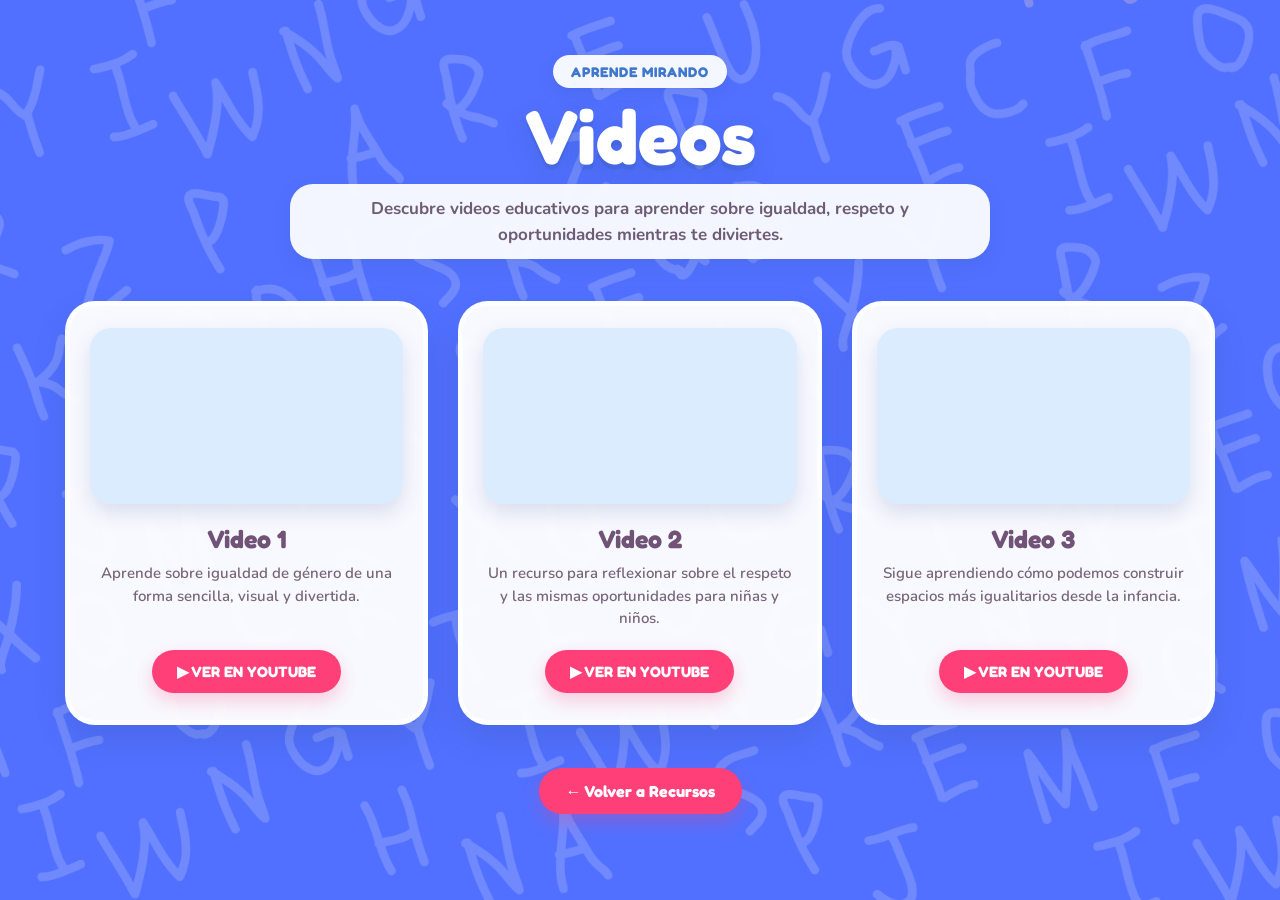
<file: paginas/videos.html>
<!DOCTYPE html>
<html lang="es">

<head>

    <meta charset="UTF-8">

    <meta
        name="viewport"
        content="width=device-width, initial-scale=1.0"
    >

    <title>Videos | Sube y Baja</title>


    <!-- FAVICON -->
    <link
        rel="icon"
        type="image/png"
        href="../imagenes/icono.png"
    >


    <!-- TIPOGRAFÍAS -->
    <link
        href="https://fonts.googleapis.com/css2?family=Fredoka:wght@400;500;600;700&family=Nunito:wght@400;500;600;700;800&display=swap"
        rel="stylesheet"
    >


    <style>

        * {
            box-sizing: border-box;
        }


        html {
            scroll-behavior: smooth;
        }


        body {

            margin: 0;

            min-height: 100vh;

            font-family:
                "Nunito",
                sans-serif;

            background-color:
                #7fb6ff;

            background-image:
                url("../imagenes/fondoazul1.png");

            background-size:
                cover;

            background-position:
                center;

            background-attachment:
                fixed;

            color:
                #674e6c;

        }



        /* =====================================
           PÁGINA
        ===================================== */

        .pagina-videos {

            width:
                100%;

            min-height:
                100vh;

            padding:
                55px 25px
                50px;

            display:
                flex;

            flex-direction:
                column;

            align-items:
                center;

        }



        /* =====================================
           ETIQUETA
        ===================================== */

        .etiqueta {

            display:
                inline-block;

            margin-bottom:
                10px;

            padding:
                8px 18px;

            background:
                rgba(
                    255,
                    255,
                    255,
                    0.94
                );

            border-radius:
                30px;

            font-family:
                "Fredoka",
                sans-serif;

            font-size:
                14px;

            font-weight:
                700;

            color:
                #3f77cc;

            letter-spacing:
                1px;

            box-shadow:
                0 6px 16px
                rgba(
                    40,
                    75,
                    130,
                    0.12
                );

            animation:
                aparecer
                0.6s ease;

        }



        /* =====================================
           TÍTULO
        ===================================== */

        .titulo {

            margin:
                0 0 10px;

            font-family:
                "Fredoka",
                sans-serif;

            font-size:
                clamp(
                    47px,
                    7vw,
                    76px
                );

            font-weight:
                700;

            color:
                white;

            text-align:
                center;

            line-height:
                1;

            text-shadow:
                0 5px 0
                rgba(
                    45,
                    85,
                    150,
                    0.18
                ),
                0 10px 24px
                rgba(
                    40,
                    75,
                    130,
                    0.18
                );

            animation:
                aparecer
                0.7s ease;

        }



        /* =====================================
           SUBTÍTULO
        ===================================== */

        .subtitulo {

            max-width:
                700px;

            margin:
                0 auto
                42px;

            padding:
                12px 24px;

            background:
                rgba(
                    255,
                    255,
                    255,
                    0.93
                );

            border-radius:
                23px;

            font-size:
                17px;

            font-weight:
                700;

            line-height:
                1.5;

            text-align:
                center;

            color:
                #6e5c75;

            box-shadow:
                0 7px 18px
                rgba(
                    50,
                    80,
                    130,
                    0.10
                );

            animation:
                aparecer
                0.8s ease;

        }



        /* =====================================
           CONTENEDOR
        ===================================== */

        .contenedor-videos {

            width:
                100%;

            max-width:
                1150px;

            display:
                grid;

            grid-template-columns:
                repeat(
                    3,
                    1fr
                );

            gap:
                30px;

            align-items:
                stretch;

        }



        /* =====================================
           TARJETAS
        ===================================== */

        .video-tarjeta {

            padding:
                22px 20px
                27px;

            display:
                flex;

            flex-direction:
                column;

            align-items:
                center;

            text-align:
                center;

            background:
                rgba(
                    255,
                    255,
                    255,
                    0.96
                );

            border:
                5px solid
                rgba(
                    255,
                    255,
                    255,
                    0.78
                );

            border-radius:
                30px;

            box-shadow:
                0 15px 30px
                rgba(
                    45,
                    70,
                    125,
                    0.17
                );

            opacity:
                0;

            transform:
                translateY(
                    40px
                );

            animation:
                entradaTarjeta
                0.75s
                ease
                forwards;

            transition:
                transform
                0.3s ease,
                box-shadow
                0.3s ease;

        }


        .video-tarjeta:nth-child(1) {
            animation-delay:
                0.10s;
        }


        .video-tarjeta:nth-child(2) {
            animation-delay:
                0.25s;
        }


        .video-tarjeta:nth-child(3) {
            animation-delay:
                0.40s;
        }



        /* =====================================
           MARCO DE VIDEO
        ===================================== */

        .video-marco {

            width:
                100%;

            aspect-ratio:
                16 / 9;

            overflow:
                hidden;

            border-radius:
                21px;

            background:
                #dcecff;

            box-shadow:
                0 9px 20px
                rgba(
                    50,
                    75,
                    130,
                    0.15
                );

        }


        .video-marco iframe {

            width:
                100%;

            height:
                100%;

            display:
                block;

            border:
                0;

        }



        /* =====================================
           TÍTULOS
        ===================================== */

        .video-tarjeta h2 {

            margin:
                20px 0 8px;

            font-family:
                "Fredoka",
                sans-serif;

            font-size:
                25px;

            font-weight:
                700;

            color:
                #705376;

        }



        .video-tarjeta p {

            min-height:
                45px;

            margin:
                0 0 20px;

            font-size:
                15px;

            font-weight:
                600;

            line-height:
                1.5;

            color:
                #786579;

        }



        /* =====================================
           BOTÓN VER
        ===================================== */

        .boton-video {

            display:
                inline-flex;

            align-items:
                center;

            justify-content:
                center;

            margin-top:
                auto;

            padding:
                12px 25px;

            border-radius:
                25px;

            background:
                #ff3f78;

            color:
                white;

            text-decoration:
                none;

            font-family:
                "Fredoka",
                sans-serif;

            font-size:
                15px;

            font-weight:
                700;

            box-shadow:
                0 8px 18px
                rgba(
                    255,
                    63,
                    120,
                    0.25
                );

            transition:
                transform
                0.25s ease,
                background
                0.25s ease,
                box-shadow
                0.25s ease;

            -webkit-tap-highlight-color:
                transparent;

        }



        .boton-video:hover {

            background:
                #e82f68;

            transform:
                translateY(
                    -4px
                );

            box-shadow:
                0 12px 22px
                rgba(
                    255,
                    63,
                    120,
                    0.32
                );

        }



        .boton-video:active {

            transform:
                scale(
                    0.95
                );

        }



        /* =====================================
           ANIMACIONES
        ===================================== */

        @keyframes aparecer {

            from {

                opacity:
                    0;

                transform:
                    translateY(
                        -15px
                    );

            }


            to {

                opacity:
                    1;

                transform:
                    translateY(
                        0
                    );

            }

        }



        @keyframes entradaTarjeta {

            from {

                opacity:
                    0;

                transform:
                    translateY(
                        40px
                    );

            }


            to {

                opacity:
                    1;

                transform:
                    translateY(
                        0
                    );

            }

        }



        /* =====================================
           HOVER TARJETA
        ===================================== */

        @media
        (hover: hover)
        and
        (pointer: fine) {

            .video-tarjeta:hover {

                transform:
                    translateY(
                        -8px
                    );

                box-shadow:
                    0 22px 37px
                    rgba(
                        45,
                        70,
                        125,
                        0.24
                    );

            }

        }



        /* =====================================
           VOLVER
        ===================================== */

        .boton-volver {

            display:
                inline-block;

            margin-top:
                43px;

            padding:
                13px 27px;

            background:
                #ff3f78;

            color:
                white;

            border-radius:
                28px;

            text-decoration:
                none;

            font-family:
                "Fredoka",
                sans-serif;

            font-size:
                16px;

            font-weight:
                700;

            box-shadow:
                0 8px 18px
                rgba(
                    255,
                    63,
                    120,
                    0.27
                );

            transition:
                transform
                0.25s ease,
                background
                0.25s ease;

        }



        .boton-volver:hover {

            background:
                #e72e68;

            transform:
                translateY(
                    -4px
                );

        }



        /* =====================================
           TABLET
        ===================================== */

        @media
        (max-width: 900px) {

            .contenedor-videos {

                grid-template-columns:
                    1fr;

                width:
                    min(
                        100%,
                        650px
                    );

            }


            .video-tarjeta p {

                min-height:
                    auto;

            }

        }



        /* =====================================
           CELULAR
        ===================================== */

        @media
        (max-width: 620px) {

            body {

                background-attachment:
                    scroll;

            }


            .pagina-videos {

                padding:
                    35px 16px
                    40px;

            }


            .titulo {

                font-size:
                    48px;

            }


            .subtitulo {

                margin-bottom:
                    30px;

                font-size:
                    15px;

            }


            .contenedor-videos {

                width:
                    100%;

                gap:
                    28px;

            }


            .video-tarjeta {

                padding:
                    18px 16px
                    24px;

            }


            .video-tarjeta h2 {

                font-size:
                    23px;

            }

        }



        @media
        (prefers-reduced-motion: reduce) {

            .etiqueta,
            .titulo,
            .subtitulo,
            .video-tarjeta {

                opacity:
                    1;

                transform:
                    none;

                animation:
                    none;

            }

        }

    </style>

</head>



<body>


<main class="pagina-videos">


    <div class="etiqueta">
        APRENDE MIRANDO
    </div>


    <h1 class="titulo">
        Videos
    </h1>


    <p class="subtitulo">
        Descubre videos educativos para aprender
        sobre igualdad, respeto y oportunidades
        mientras te diviertes.
    </p>



    <section class="contenedor-videos">



        <!-- =====================================
             VIDEO 1
        ====================================== -->

        <article class="video-tarjeta">


            <div class="video-marco">

                <iframe
                    src="https://www.youtube.com/embed/2d7K7nP-2Ro"
                    title="Video educativo 1"
                    loading="lazy"
                    allow="accelerometer; autoplay; clipboard-write; encrypted-media; gyroscope; picture-in-picture; web-share"
                    allowfullscreen>
                </iframe>

            </div>


            <h2>
                Video 1
            </h2>


            <p>
                Aprende sobre igualdad de género
                de una forma sencilla, visual
                y divertida.
            </p>


            <a
                href="https://www.youtube.com/watch?v=2d7K7nP-2Ro"
                target="_blank"
                rel="noopener noreferrer"
                class="boton-video"
            >
                ▶ VER EN YOUTUBE
            </a>


        </article>



        <!-- =====================================
             VIDEO 2
        ====================================== -->

        <article class="video-tarjeta">


            <div class="video-marco">

                <iframe
                    src="https://www.youtube.com/embed/jjkjaoeYx58"
                    title="Video educativo 2"
                    loading="lazy"
                    allow="accelerometer; autoplay; clipboard-write; encrypted-media; gyroscope; picture-in-picture; web-share"
                    allowfullscreen>
                </iframe>

            </div>


            <h2>
                Video 2
            </h2>


            <p>
                Un recurso para reflexionar sobre
                el respeto y las mismas oportunidades
                para niñas y niños.
            </p>


            <a
                href="https://www.youtube.com/watch?v=jjkjaoeYx58"
                target="_blank"
                rel="noopener noreferrer"
                class="boton-video"
            >
                ▶ VER EN YOUTUBE
            </a>


        </article>



        <!-- =====================================
             VIDEO 3
        ====================================== -->

        <article class="video-tarjeta">


            <div class="video-marco">

                <iframe
                    src="https://www.youtube.com/embed/MPjjxELtLig"
                    title="Video educativo 3"
                    loading="lazy"
                    allow="accelerometer; autoplay; clipboard-write; encrypted-media; gyroscope; picture-in-picture; web-share"
                    allowfullscreen>
                </iframe>

            </div>


            <h2>
                Video 3
            </h2>


            <p>
                Sigue aprendiendo cómo podemos
                construir espacios más igualitarios
                desde la infancia.
            </p>


            <a
                href="https://www.youtube.com/watch?v=MPjjxELtLig"
                target="_blank"
                rel="noopener noreferrer"
                class="boton-video"
            >
                ▶ VER EN YOUTUBE
            </a>


        </article>


    </section>



    <a
        href="../index.html#recursos"
        class="boton-volver"
    >
        ← Volver a Recursos
    </a>


</main>


</body>

</html>
</file>
<file: estilo.css>
* {
    box-sizing: border-box;
}

body {
    margin: 0;
    font-family: Arial, sans-serif;
    background-color: #ffe46b;
}

.barra-superior {
    height: 70px;
    background-color: #ff5c5c;

    display: flex;
    align-items: center;
    justify-content: space-between;

    padding: 0 25px;
}

.logo {
    color: white;
    font-size: 18px;
    font-weight: bold;
}

.menu {
    display: flex;
    gap: 15px;
}

.menu a {
    color: white;
    text-decoration: none;
    font-weight: bold;
    font-size: 14px;

    padding: 8px 12px;
    border-radius: 20px;
}

.menu a:hover {
    background-color: rgba(255, 255, 255, 0.2);
}

.buscador {
    display: flex;
    align-items: center;
}

.buscador input {
    width: 180px;
    padding: 10px 14px;

    border: none;
    border-radius: 20px 0 0 20px;

    outline: none;
}

.buscador button {
    padding: 10px 14px;

    border: none;
    border-radius: 0 20px 20px 0;

    cursor: pointer;
}

.inicio {
background-image: url("imagenes/fondodeinicio.png");
background-size: cover;
background-position: center;
background-repeat: no-repeat;
    min-height: calc(100vh - 70px);

    display: flex;
    justify-content: center;
    align-items: center;

    text-align: center;
}

.presentacion {
    max-width: 600px;
    padding: 30px;
}

.presentacion h1 {
    margin: 0;

    font-size: 60px;
    color: #0879d9;
}

.presentacion p {
    font-size: 28px;
    color: #6b4b26;

    margin-top: 15px;
    margin-bottom: 30px;
}

.boton-aprender {
    display: inline-block;

    padding: 18px 35px;

    background-color: #ff2f6d;
    color: white;

    text-decoration: none;
    font-size: 22px;
    font-weight: bold;

    border-radius: 12px;

    transition: transform 0.2s;
}

.boton-aprender:hover {
    transform: scale(1.08);
}

.seccion {
    min-height: 100vh;
    display: flex;
    flex-direction: column;
    justify-content: center;
    align-items: center;
    text-align: center;
    padding: 50px;
}

.seccion-2 {
    background-image: url("imagenes/fondoamarillo1.png");
    background-size: cover;
    background-position: center;
    background-repeat: no-repeat;
}

.seccion-3 {
    background-image: url("imagenes/fondorosa3.png");
    background-size: cover;
    background-position: center;
    background-repeat: no-repeat;
}

.seccion-4 {
    background-image: url("imagenes/fondoverde2.png");
    background-size: cover;
    background-position: center;
    background-repeat: no-repeat;
}

.seccion-5 {
    background-image: url("imagenes/fondorosa3.png");
    background-size: cover;
    background-position: center;
    background-repeat: no-repeat;
}

.seccion-6 {
    background-image: url("imagenes/fondoamarillo1.png");
    background-size: cover;
    background-position: center;
    background-repeat: no-repeat;
}

/* TAMAÑO SEGURO DE LAS IMÁGENES DE PARA PAPÁS */

.seccion-5 .papas-imagen-enlace {
    display: block;
    width: 180px;
    height: 180px;
    flex-shrink: 0;
    overflow: hidden;
    border-radius: 50%;
}

.seccion-5 .papas-imagen-enlace > img {
    display: block;
    width: 100%;
    height: 100%;
    object-fit: contain;
    border-radius: 50%;
}

/* RESTAURAR PARA PAPÁS */

.seccion-5 {
    display: flex;
    flex-direction: column;
    justify-content: center;
    align-items: center;
    gap: 35px;
    padding: 70px 25px;
    min-height: 100vh;
}

.seccion-5 .papas-titulo {
    font-size: 38px;
    color: white;
    text-align: center;
    margin: 0;
}

.seccion-5 .papas-contenedor {
    display: grid;
    grid-template-columns: repeat(3, minmax(0, 1fr));
    gap: 35px;
    width: 100%;
    max-width: 1100px;
    align-items: start;
}

.seccion-5 .papas-tarjeta {
    display: flex;
    flex-direction: column;
    align-items: center;
    width: 100%;
    min-width: 0;
    text-align: center;
    color: white;
}

.seccion-5 .papas-imagen-enlace {
    display: block;
    width: 180px;
    height: 180px;
    max-width: 100%;
    flex-shrink: 0;
    margin-bottom: 20px;
    border-radius: 50%;
    overflow: hidden;
    transition: transform 0.3s ease;
}

.seccion-5 .papas-imagen-enlace > img {
    display: block;
    width: 100%;
    height: 100%;
    max-width: 100%;
    object-fit: cover;
    border-radius: 50%;
}

.seccion-5 .papas-tarjeta h3 {
    color: white;
    font-size: 22px;
    margin: 0 0 12px;
}

.seccion-5 .papas-tarjeta p {
    color: white;
    font-size: 16px;
    line-height: 1.5;
    margin: 0 0 25px;
    max-width: 260px;
}

.seccion-5 .papas-boton {
    display: inline-block;
    margin-top: auto;
    padding: 14px 22px;
    background-color: #ff316c;
    color: white;
    font-size: 15px;
    font-weight: bold;
    text-decoration: none;
    border-radius: 25px;
    transition: transform 0.3s ease;
}

@media (hover: hover) {
    .seccion-5 .papas-imagen-enlace:hover,
    .seccion-5 .papas-boton:hover {
        transform: scale(1.07);
    }
}

@media (max-width: 700px) {
    .seccion-5 .papas-contenedor {
        grid-template-columns: 1fr;
        gap: 55px;
        max-width: 350px;
    }
}

/* BOTÓN DEL MEMORAMA */

.boton-memorama {
    display: inline-block;
    padding: 18px 35px;
    margin-top: 25px;

    background-color: #ff316c;
    color: white;

    font-size: 22px;
    font-weight: bold;
    text-decoration: none;

    border-radius: 40px;
    cursor: pointer;

    transition: transform 0.3s ease;
}

/* Movimiento al acercar el mouse */

.boton-memorama:hover {
    transform: scale(1.07);
    background-color: #e91e63;
}

/* ANIMACIÓN EXCLUSIVA DEL PRIMER BOTÓN */

@media (hover: hover) {

    .bienvenida-movimiento:hover {
        animation: saltito-bienvenida 0.65s ease-in-out;
    }

}

@keyframes saltito-bienvenida {

    0% {
        transform: translateY(0) rotate(0deg);
    }

    30% {
        transform: translateY(-12px) rotate(-5deg);
    }

    60% {
        transform: translateY(-6px) rotate(5deg);
    }

    100% {
        transform: translateY(0) rotate(0deg);
    }

}

@media (prefers-reduced-motion: reduce) {

    .bienvenida-movimiento {
        animation: none !important;
        transition: none !important;
    }

}

/* ANIMACIÓN DE LOS TRES BOTONES DE PARA PAPÁS */

@media (hover: hover) and (pointer: fine) {

    .seccion-5 .papas-tarjeta:hover .papas-imagen-enlace {
        animation: saltito-papas 0.6s ease-in-out;
    }

}

/* Movimiento infantil */

@keyframes saltito-papas {

    0% {
        transform: translateY(0) rotate(0deg);
    }

    30% {
        transform: translateY(-15px) rotate(-6deg);
    }

    60% {
        transform: translateY(-5px) rotate(6deg);
    }

    100% {
        transform: translateY(0) rotate(0deg);
    }

}

/* Respetar movimiento reducido */

@media (prefers-reduced-motion: reduce) {

    .seccion-5 .papas-imagen-enlace {
        animation: none !important;
    }

}
body.pagina-bienvenida {
    margin: 0;
    min-height: 100vh;
    background-color: #6388ff;
    background-image: url("imagenes/fondoazul1.png");
    background-size: cover;
    background-position: center;
    background-repeat: no-repeat;
}

/* ==================================
   RECURSOS
================================== */

/* TÍTULO */

.seccion-4 .recursos-titulo {
    font-size: 38px;
    color: white;
    text-align: center;
    margin: 0 0 35px;
}

/* CONTENEDOR DE LAS TRES COLUMNAS */

.seccion-4 .recursos-contenedor {
    display: grid;
    grid-template-columns: repeat(3, minmax(0, 1fr));

    gap: 35px;

    width: 100%;
    max-width: 1100px;

    align-items: start;
}

/* CADA TARJETA */

.seccion-4 .recurso-tarjeta {
    display: flex;
    flex-direction: column;
    align-items: center;

    width: 100%;
    min-width: 0;

    text-align: center;
    color: white;
}

/* ENLACE CIRCULAR DE LA IMAGEN */


/* CÍRCULOS BLANCOS DE RECURSOS */

.seccion-4 .recurso-imagen-enlace {
    display: flex;
    justify-content: center;
    align-items: center;

    width: 180px;
    height: 180px;

    margin-bottom: 20px;

    background-color: white;
    border-radius: 50%;
    overflow: hidden;

    transition: transform 0.3s ease;
}

/* IMAGEN INTERIOR */


.seccion-4 .recurso-imagen-enlace img {
    display: block;

    width: 85%;
    height: 85%;

    object-fit: contain;
    border-radius: 50%;
}
/* TÍTULOS */

.seccion-4 .recurso-tarjeta h3 {
    color: white;
    font-size: 22px;
    margin: 0 0 12px;
}

/* DESCRIPCIONES */

.seccion-4 .recurso-tarjeta p {
    color: white;
    font-size: 16px;
    line-height: 1.5;

    max-width: 260px;
    margin: 0 0 25px;
}

/* BOTONES ROSAS */

.seccion-4 .recurso-boton {
    display: inline-block;

    margin-top: auto;
    padding: 14px 22px;

    background-color: #ff316c;
    color: white;

    text-decoration: none;
    font-size: 15px;
    font-weight: bold;

    border-radius: 30px;

    transition: transform 0.3s ease;
}

/* ANIMACIONES */

@media (hover: hover) and (pointer: fine) {

    .seccion-4 .recurso-tarjeta:hover
    .recurso-imagen-enlace {
        transform: translateY(-10px) scale(1.07);
    }

    .seccion-4 .recurso-boton:hover {
        transform: scale(1.07);
    }

}

/* ADAPTACIÓN PARA CELULARES */

@media (max-width: 700px) {

    .seccion-4 .recursos-contenedor {
        grid-template-columns: 1fr;
        gap: 50px;
        max-width: 350px;
    }

    .seccion-4 .recursos-titulo {
        font-size: 30px;
    }

}

/* ACCESIBILIDAD */

.seccion-4 a:focus-visible {
    outline: 3px solid white;
    outline-offset: 5px;
}

@media (prefers-reduced-motion: reduce) {

    .seccion-4 .recurso-imagen-enlace,
    .seccion-4 .recurso-boton {
        transition: none;
    }

}

/* SALTITO DE LOS TRES ICONOS */

@media (hover: hover) and (pointer: fine) {

    .seccion-4 .recurso-tarjeta:hover .recurso-imagen-enlace {
        animation: saltito-recursos 0.6s ease-in-out;
    }

}

/* MOVIMIENTO INFANTIL */

@keyframes saltito-recursos {

    0% {
        transform: translateY(0) rotate(0deg);
    }

    30% {
        transform: translateY(-15px) rotate(-6deg);
    }

    60% {
        transform: translateY(-5px) rotate(6deg);
    }

    100% {
        transform: translateY(0) rotate(0deg);
    }

}

/* RESPETAR MOVIMIENTO REDUCIDO */

@media (prefers-reduced-motion: reduce) {

    .seccion-4 .recurso-imagen-enlace {
        animation: none !important;
        transition: none;
    }

}
html {
    scroll-behavior: smooth;
}

/* CORREGIR TAMAÑO DE LOS ICONOS DE ACTIVIDADES */

.seccion-3 .actividad-imagen-enlace {
    display: flex;
    justify-content: center;
    align-items: center;

    width: 180px;
    height: 180px;

    background-color: white;
    border-radius: 50%;
    overflow: hidden;

    margin-bottom: 20px;
}

.seccion-3 .actividad-imagen-enlace img {
    display: block;
    width: 90%;
    height: 90%;
    max-width: 100%;
    object-fit: contain;
}

/* RESTAURAR LAS TRES COLUMNAS */

.seccion-3 .actividades-contenedor {
    display: grid;
    grid-template-columns: repeat(3, minmax(0, 1fr));
    gap: 35px;

    width: 100%;
    max-width: 1100px;
    align-items: start;
}

.seccion-3 .actividad-tarjeta {
    display: flex;
    flex-direction: column;
    align-items: center;
    text-align: center;
    min-width: 0;
}

/* ADAPTACIÓN A CELULARES */

@media (max-width: 700px) {
    .seccion-3 .actividades-contenedor {
        grid-template-columns: 1fr;
        max-width: 350px;
    }
}

/* =====================================
   ACTIVIDADES - DISEÑO DE TRES COLUMNAS
===================================== */

/* DISTRIBUCIÓN GENERAL */

.seccion-3#actividades {
    display: flex;
    flex-direction: column;
    justify-content: center;
    align-items: center;

    min-height: 100vh;
    padding: 65px 25px;
    gap: 0;
}

/* TÍTULO */

#actividades .actividades-titulo {
    color: white;
    font-size: 38px;
    text-align: center;

    margin: 0 0 40px;
}

/* TRES COLUMNAS */

#actividades .actividades-contenedor {
    display: grid;
    grid-template-columns: repeat(3, minmax(0, 1fr));

    width: 100%;
    max-width: 1100px;

    gap: 35px;
    align-items: stretch;
}

/* CADA TARJETA */

#actividades .actividad-tarjeta {
    display: flex;
    flex-direction: column;
    align-items: center;

    width: 100%;
    min-width: 0;

    text-align: center;
    color: white;
}

/* CÍRCULO BLANCO */

#actividades .actividad-imagen-enlace {
    display: flex;
    justify-content: center;
    align-items: center;

    width: 180px;
    height: 180px;
    max-width: 100%;
    flex-shrink: 0;

    background-color: white;
    border-radius: 50%;

    overflow: hidden;
    margin-bottom: 20px;

    transition: transform 0.3s ease;
}

/* TAMAÑO DE LOS ICONOS */

#actividades .actividad-imagen-enlace img {
    display: block;

    width: 85%;
    height: 85%;
    max-width: 100%;

    object-fit: contain;
    border-radius: 0;
}

/* TÍTULOS */

#actividades .actividad-tarjeta h3 {
    color: white;
    font-size: 22px;
    font-weight: bold;

    margin: 0 0 12px;
}

/* DESCRIPCIONES */

#actividades .actividad-tarjeta p {
    color: white;
    font-size: 16px;
    line-height: 1.5;

    max-width: 260px;
    margin: 0 0 25px;
}

/* BOTONES ROSAS */

#actividades .actividad-boton {
    display: inline-block;

    margin-top: auto;
    padding: 14px 30px;

    background-color: #ff316c;
    color: white;

    font-size: 16px;
    font-weight: bold;
    text-decoration: none;

    border-radius: 30px;

    transition: transform 0.3s ease;
}

/* ANIMACIONES */

@media (hover: hover) and (pointer: fine) {

    #actividades .actividad-tarjeta:hover
    .actividad-imagen-enlace {
        animation: saltito-juegos 0.6s ease-in-out;
    }

    #actividades .actividad-boton:hover {
        background-color: #e91e63;
        transform: scale(1.08);
    }

}

/* SALTITO DE LOS ICONOS */

@keyframes saltito-juegos {

    0% {
        transform: translateY(0) rotate(0deg);
    }

    30% {
        transform: translateY(-15px) rotate(-6deg);
    }

    60% {
        transform: translateY(-5px) rotate(6deg);
    }

    100% {
        transform: translateY(0) rotate(0deg);
    }

}

/* VERSIÓN CELULAR */

@media (max-width: 700px) {

    #actividades .actividades-contenedor {
        grid-template-columns: 1fr;
        max-width: 350px;
        gap: 50px;
    }

    #actividades .actividades-titulo {
        font-size: 30px;
    }

}

/* ACCESIBILIDAD */

#actividades a:focus-visible {
    outline: 3px solid white;
    outline-offset: 5px;
}

@media (prefers-reduced-motion: reduce) {

    #actividades .actividad-imagen-enlace {
        animation: none !important;
        transition: none;
    }

}

/* =====================================
   SUBE Y BAJA - PRUEBA DE POSICIÓN
===================================== */

/* Permite colocar elementos sobre el paisaje */

.inicio {
    position: relative;
}

/* Ilustración del sube y baja */

.inicio .subeybaja-preview {
    position: absolute;

    bottom: 5%;
    left: 5%;

    width: clamp(180px, 25vw, 350px);
    height: auto;

    z-index: 1;

    pointer-events: auto;
}

/* Mantener el título y el botón delante */

.inicio .presentacion {
    position: relative;
    z-index: 2;
}
/* =====================================
   SUBE Y BAJA - PREVIEW
===================================== */

.inicio {
    position: relative;
}

.inicio .subeybaja-preview {
    position: absolute;

    bottom: 5%;
    left: 5%;

    width: clamp(180px, 25vw, 350px);
    height: auto;

    z-index: 1;
}

/* El texto y botón quedan por encima */
.inicio .presentacion {
    position: relative;
    z-index: 2;
}

/* ANIMACIÓN DEL SUBE Y BAJA */

.inicio .subeybaja-preview {
    pointer-events: auto;
    transform-origin: 50% 70%;
    transition: transform 0.3s ease;
}

/* Movimiento cuando acercas el mouse */

@media (hover: hover) and (pointer: fine) {

    .inicio .subeybaja-preview:hover {
        animation: balanceo-sube 0.8s ease-in-out infinite alternate;
    }

}

/* Balanceo */

@keyframes balanceo-sube {

    0% {
        transform: rotate(-8deg);
    }

    100% {
        transform: rotate(8deg);
    }

}

/* Respetar movimiento reducido */

@media (prefers-reduced-motion: reduce) {

    .inicio .subeybaja-preview {
        animation: none !important;
        transition: none;
    }

}

/* ==================================
   CUATRO NUBES ANIMADAS
================================== */

/* Configuración general */

.inicio {
    position: relative;
}

/* Todas las nubes */

.inicio .nube {
    position: absolute;
    height: auto;

    z-index: 1;

    /* Las nubes no interfieren con los botones */
    pointer-events: none;
}

/* NUBE 1: izquierda superior */

.inicio .nube-1 {
    top: 5%;
    left: 3%;

    width: clamp(90px, 12vw, 170px);

    animation: nube-flotar-1 9s ease-in-out infinite alternate;
}

/* NUBE 2: derecha superior */

.inicio .nube-2 {
    top: 8%;
    right: 5%;

    width: clamp(100px, 14vw, 190px);

    animation: nube-flotar-2 12s ease-in-out infinite alternate;
}

/* NUBE 3: izquierda, un poco más abajo */


/* NUBE 3: arriba, a la izquierda del título */

.inicio .nube-3 {
    top: 6%;
    left: 28%;

    width: clamp(75px, 10vw, 140px);

    animation: nube-flotar-3 15s ease-in-out infinite alternate;
}


/* NUBE 4: arriba, a la derecha del título */

.inicio .nube-4 {
    top: 5%;
    right: 29%;

    width: clamp(80px, 11vw, 155px);

    animation: nube-flotar-4 11s ease-in-out infinite alternate;
}

/* MOVIMIENTOS INDEPENDIENTES */

@keyframes nube-flotar-1 {

    from {
        transform: translate(0, 0);
    }

    to {
        transform: translate(45px, -8px);
    }

}

@keyframes nube-flotar-2 {

    from {
        transform: translate(0, 0);
    }

    to {
        transform: translate(-55px, 10px);
    }

}

@keyframes nube-flotar-3 {

    from {
        transform: translate(0, 0);
    }

    to {
        transform: translate(35px, 12px);
    }

}

@keyframes nube-flotar-4 {

    from {
        transform: translate(0, 0);
    }

    to {
        transform: translate(-40px, -12px);
    }

}

/* Título y botón por delante de las nubes */

.inicio .presentacion {
    position: relative;
    z-index: 2;
}

/* Accesibilidad: reducir animaciones */

@media (prefers-reduced-motion: reduce) {

    .inicio .nube {
        animation: none !important;
    }

}

/* ==================================
   CABALLITO DE RESORTE ANIMADO
================================== */

/* Posición del caballito */

.inicio .caballito-animado {
    position: absolute;

    bottom: 9%;
    right: 7%;

    width: clamp(110px, 13vw, 175px);
    height: auto;

    z-index: 1;

    /* No interfiere con los botones */
    pointer-events: none;

    /* Punto desde donde se balancea */
    transform-origin: center bottom;

    /* Movimiento automático */
    animation: caballo-balanceo 1.8s ease-in-out infinite alternate;
}

/* Animación */

@keyframes caballo-balanceo {

    0% {
        transform: translateY(0) rotate(-5deg);
    }

    50% {
        transform: translateY(-10px) rotate(0deg);
    }

    100% {
        transform: translateY(0) rotate(5deg);
    }

}

/* Adaptación básica para celulares */

@media (max-width: 700px) {

    .inicio .caballito-animado {
        width: 95px;
        right: 2%;
        bottom: 4%;
    }

}

/* Accesibilidad */

@media (prefers-reduced-motion: reduce) {

    .inicio .caballito-animado {
        animation: none !important;
    }

}
/* ==================================
   PINO DECORATIVO ANIMADO
================================== */

.inicio .pino-animado {
    position: absolute;

   right: 7%;
bottom: 47%; 

    width: clamp(70px, 8vw, 110px);
    height: auto;

    z-index: 1;

    pointer-events: none;

    transform-origin: center bottom;

    animation: pino-viento 3.2s ease-in-out infinite;
}

/* Movimiento suave como si soplara el aire */
@keyframes pino-viento {
    0% {
        transform: rotate(0deg);
    }

    25% {
        transform: rotate(-2deg);
    }

    50% {
        transform: rotate(1.5deg);
    }

    75% {
        transform: rotate(-1deg);
    }

    100% {
        transform: rotate(0deg);
    }
}

/* Ajuste para celular */
@media (max-width: 700px) {
    .inicio .pino-animado {
        width: 65px;
        right: 12%;
        bottom: 20%;
    }
}

/* Accesibilidad */
@media (prefers-reduced-motion: reduce) {
    .inicio .pino-animado {
        animation: none !important;
    }
}

/* ==================================
   PERRITO DURMIENDO
================================== */

.inicio .perrito-dormido {
    position: absolute;

    /* Ubicación sobre el pasto izquierdo */
    left: 37%;
    bottom: 4%;

    /* Tamaño */
    width: clamp(95px, 11vw, 145px);
    height: auto;

    z-index: 1;
    pointer-events: none;

    /* Movimiento de respiración */
    transform-origin: center bottom;
    animation: respirar-perrito 3s ease-in-out infinite;
}

/* ==================================
   PERRITO INTERACTIVO
================================== */

.inicio .perrito-interactivo {
    position: absolute;

    left: 30%;
    bottom: 2%;

    width: clamp(95px, 11vw, 145px);
    height: auto;

    z-index: 1;

    cursor: pointer;
}

/* Las dos imágenes ocupan el mismo sitio */

.inicio .perrito-img {
    display: block;
    width: 100%;
    height: auto;

    transition:
        opacity 0.25s ease,
        transform 0.25s ease;
}

/* Dormido visible inicialmente */

.inicio .perrito-dormido-img {
    opacity: 1;
}

/* Despierto oculto */

.inicio .perrito-despierto-img {
    position: absolute;
    left: 0;
    bottom: 0;

    opacity: 0;
    transform: scale(0.95);
}

/* CUANDO ACERCAS EL CURSOR */

@media (hover: hover) and (pointer: fine) {

    .inicio .perrito-interactivo:hover
    .perrito-dormido-img {
        opacity: 0;
        transform: scale(0.95);
    }

    .inicio .perrito-interactivo:hover
.perrito-despierto-img {
    opacity: 1;
    transform: scale(0.85);
    transform-origin: center bottom;
}

}
.tablero-contenedor {
    background: rgba(255, 255, 255, 0.95);
    border-radius: 24px;
    padding: 12px;
    box-shadow: 0 8px 20px rgba(0, 0, 0, .10);
    min-width: 0;
}

.panel {
    background: rgba(255, 255, 255, 0.95);
    border-radius: 24px;
    padding: 20px;
    text-align: center;
    box-shadow: 0 8px 20px rgba(0, 0, 0, .10);
}

/* ==================================
   CONTACTO - SUBE Y BAJA
================================== */

/* Conservamos el fondo amarillo original */

#contacto {
    display: flex;
    align-items: center;
    justify-content: center;

    min-height: 550px;
    padding: 70px 30px;
}

/* Distribución de los tres elementos */

#contacto .contacto-contenedor {
    display: grid;

    grid-template-columns: 160px minmax(0, 500px) 160px;

    align-items: center;
    justify-content: center;

    gap: 45px;

    width: 100%;
    max-width: 1100px;

    margin: 0 auto;
}

/* ==================================
   BOTONES DE REDES SOCIALES
================================== */

/* ==================================
   CONTACTO
================================== */

#contacto {
    min-height: auto;

    display: flex;
    justify-content: center;
    align-items: center;

    padding: 80px 25px;
}

/* TARJETA PRINCIPAL */

#contacto .contacto-tarjeta {
    width: min(1050px, 100%);

    padding: 45px 55px;

    background: rgba(255, 255, 255, 0.93);

    border-radius: 30px;

    text-align: center;

    box-shadow:
        0 15px 35px rgba(120, 85, 0, 0.15);

    transition:
        transform 0.3s ease,
        box-shadow 0.3s ease;
}

/* Pequeño movimiento de toda la tarjeta */

@media (hover: hover) and (pointer: fine) {

    #contacto .contacto-tarjeta:hover {
        transform: translateY(-7px);

        box-shadow:
            0 22px 45px rgba(120, 85, 0, 0.20);
    }

}

/* ETIQUETA */

.contacto-etiqueta {
    display: inline-block;

    margin-bottom: 10px;

    color: #ff4081;

    font-size: 14px;
    font-weight: 800;

    letter-spacing: 1.5px;
}

/* TÍTULO */

#contacto h2 {
    margin: 0 0 15px;

    color: #0878ce;

    font-size: clamp(34px, 5vw, 48px);
}

/* TEXTO */

#contacto .contacto-texto p {
    max-width: 610px;

    margin: 0 auto;

    color: #3d566d;

    font-size: 18px;
    line-height: 1.6;
}

/* ==================================
   REDES
================================== */

#contacto .contacto-redes {
    display: grid;

    grid-template-columns:
        repeat(2, minmax(0, 1fr));

    gap: 20px;

    max-width: 600px;

    margin: 35px auto 25px;
}

/* BOTÓN DE CADA RED */

#contacto .red-social {
    display: flex;

    align-items: center;
    justify-content: center;

    gap: 15px;

    padding: 17px 22px;

    background: #ffffff;

    border: 2px solid #f1e6bb;
    border-radius: 22px;

    text-decoration: none;

    box-shadow:
        0 6px 15px rgba(0, 0, 0, 0.08);

    transition:
        transform 0.25s ease,
        box-shadow 0.25s ease,
        border-color 0.25s ease;
}

/* ICONOS */

#contacto .red-social img {
    width: 75px;
    height: 75px;

    object-fit: contain;

    transition: transform 0.3s ease;
}

/* TEXTO DE REDES */

#contacto .red-social div {
    display: flex;
    flex-direction: column;

    text-align: left;
}

#contacto .red-social span {
    color: #738292;
    font-size: 13px;
}

#contacto .red-social strong {
    color: #174e78;

    font-size: 20px;
}

/* HOVER */

@media (hover: hover) and (pointer: fine) {

    #contacto .red-social:hover {
        transform: translateY(-7px);

        border-color: #ffafca;

        box-shadow:
            0 12px 23px rgba(0, 0, 0, 0.12);
    }

    #contacto .red-social:hover img {
        transform: rotate(-5deg) scale(1.08);
    }

}

/* TEXTO FINAL */

#contacto .contacto-final {
    margin: 0;

    color: #ff4081;

    font-size: 19px;
    font-weight: 800;
}

/* ==================================
   CELULAR
================================== */

@media (max-width: 650px) {

    #contacto {
        padding: 55px 15px;
    }

    #contacto .contacto-tarjeta {
        padding: 35px 20px;
    }

    #contacto .contacto-redes {
        grid-template-columns: 1fr;
    }

    #contacto .red-social {
        max-width: 340px;
        width: 100%;

        margin: 0 auto;
    }

    #contacto .contacto-texto p {
        font-size: 16px;
    }

}

/* ==================================
   ADAPTACIÓN PARA CELULARES
================================== */

@media (max-width: 700px) {

    #contacto {
        min-height: auto;
        padding: 65px 20px;
    }

    #contacto .contacto-contenedor {
        grid-template-columns: repeat(2, minmax(0, 1fr));

        gap: 30px 15px;
    }

    /* El texto aparece primero y ocupa todo el ancho */

    #contacto .contacto-informacion {
        grid-column: 1 / -1;
        grid-row: 1;
    }

    #contacto .contacto-informacion h2 {
        font-size: 32px;
    }

    #contacto .contacto-informacion p {
        font-size: 16px;
    }

    /* Botones juntos debajo del texto */

    #contacto .contacto-red img {
        width: 95px;
        height: 95px;
    }

    #contacto .contacto-red {
        font-size: 16px;
    }

}

/* Accesibilidad */

@media (prefers-reduced-motion: reduce) {

    #contacto .contacto-red img,
    #contacto .contacto-red span {
        transition: none;
    }

}

/* =========================================
   SECCIÓN: QUÉ ES SUBE Y BAJA
========================================= */

/* Permitir que el contenido crezca sin cortarse */

.seccion.seccion-2 {
    height: auto;
    min-height: 100vh;

    display: flex;
    justify-content: center;
    align-items: center;

    padding: 70px 35px;
}

/* LAS TRES COLUMNAS */

.seccion-2 .presentacion-proyecto {
    display: grid;

    grid-template-columns: 1fr 1.25fr 1fr;

    gap: 25px;
    align-items: stretch;

    width: 100%;
    max-width: 1250px;

    margin: 0 auto;
}

/* TARJETAS */

.seccion-2 .bloque-proyecto {
    min-width: 0;

    padding: 28px 22px;

    background: rgba(255, 255, 255, 0.94);

    border-radius: 25px;

    box-shadow: 0 8px 22px rgba(0, 0, 0, 0.10);
    transition: transform 0.3s ease, box-shadow 0.3s ease;
will-change: transform;
}

/* ANIMACIÓN DE LAS TARJETAS */

@media (hover: hover) and (pointer: fine) {

    .seccion-2 .bloque-proyecto.aparecer:hover {
        transform: translateY(-10px);

        box-shadow:
            0 18px 35px rgba(0, 0, 0, 0.16);
    }

    .seccion-2 .destacada.aparecer:hover {
        transform: translateY(-10px) scale(1.02);
    }

}

/* TÍTULOS DE LAS TRES COLUMNAS */

.seccion-2 .bloque-proyecto h2 {
    margin: 0 0 24px;

    color: #0878ce;

    font-size: clamp(25px, 3vw, 34px);
    text-align: center;
}

/* =========================================
   SECCIÓN: EQUIPO / PROPÓSITO / APORTE
========================================= */

.seccion.seccion-2 {
    height: auto;
    min-height: 100vh;

    display: flex;
    justify-content: center;
    align-items: center;

    padding: 70px 35px;
}

.seccion-2 .presentacion-proyecto {
    display: grid;
    grid-template-columns: 1fr 1.2fr 1fr;
    gap: 24px;

    width: 100%;
    max-width: 1280px;
    margin: 0 auto;

    align-items: stretch;
}

/* TARJETAS GENERALES */

.seccion-2 .bloque-proyecto {
    position: relative;

    padding: 28px 22px 26px;

    background: rgba(255, 255, 255, 0.94);
    border-radius: 28px;

    box-shadow: 0 10px 22px rgba(0, 0, 0, 0.10);

    overflow: hidden;

    transition:
        transform 0.3s ease,
        box-shadow 0.3s ease;
}

.seccion-2 .bloque-proyecto:hover {
    transform: translateY(-10px);
    box-shadow: 0 18px 35px rgba(0, 0, 0, 0.16);
}

/* FRANJA SUPERIOR DECORATIVA */

.seccion-2 .bloque-proyecto::before {
    content: "";

    position: absolute;
    top: 0;
    left: 0;

    width: 100%;
    height: 10px;

    background: linear-gradient(90deg, #ff4e8a, #2aa7ff);
}

/* ETIQUETA SUPERIOR */

.seccion-2 .etiqueta-bloque {
    display: inline-block;

    margin-bottom: 10px;
    padding: 7px 14px;

    background: #ffe6f0;
    color: #ff4e8a;

    border-radius: 999px;

    font-size: 12px;
    font-weight: 800;
    letter-spacing: 1px;
}

/* TÍTULOS */

.seccion-2 .bloque-proyecto h2 {
    margin: 0 0 18px;

    color: #0878ce;
    text-align: center;
    font-size: clamp(28px, 3vw, 42px);
}

.seccion-2 .bloque-proposito h3 {
    margin: 0 0 16px;

    text-align: center;
    color: #e83f7d;
    font-size: 22px;
}

/* TEXTO GENERAL */

.seccion-2 .texto-largo {
    margin: 0;

    color: #3a536b;
    font-size: 16px;
    line-height: 1.75;
}

/* TARJETA DESTACADA CENTRAL */

.seccion-2 .destacada {
    transform: scale(1.02);
    border: 2px solid rgba(66, 173, 255, 0.15);
}

.seccion-2 .destacada:hover {
    transform: translateY(-10px) scale(1.03);
}

/* =========================================
   EQUIPO
========================================= */

.seccion-2 .integrantes {
    display: flex;
    flex-direction: column;
    gap: 18px;
}

.seccion-2 .integrante {
    display: flex;
    align-items: center;
    gap: 14px;

    padding: 12px;

    background: #f9fbff;
    border: 2px solid #eef4fb;
    border-radius: 18px;

    transition:
        transform 0.25s ease,
        box-shadow 0.25s ease,
        border-color 0.25s ease;
}

.seccion-2 .integrante:hover {
    transform: translateX(6px);
    border-color: #cdeaff;
    box-shadow: 0 8px 18px rgba(0, 0, 0, 0.08);
}

.seccion-2 .integrante img {
    width: 82px;
    height: 82px;

    object-fit: contain;

    border-radius: 50%;
    background: #f4efff;
    border: 3px solid #e8d8fb;

    flex-shrink: 0;
}

.seccion-2 .integrante-texto h3 {
    margin: 0 0 4px;

    color: #0878ce;
    font-size: 17px;
    line-height: 1.3;
}

.seccion-2 .integrante-texto p {
    margin: 0;

    color: #617286;
    font-size: 14px;
    line-height: 1.45;
}

/* =========================================
   APORTE
========================================= */

.seccion-2 .frase-aporte {
    margin-top: 22px;
    padding: 16px 18px;

    background: #fff2f7;
    color: #e64080;

    border-radius: 18px;

    text-align: center;
    font-weight: 700;
    line-height: 1.5;
}

/* =========================================
   RESPONSIVE
========================================= */

@media (max-width: 1100px) {
    .seccion-2 .presentacion-proyecto {
        grid-template-columns: 1fr 1fr;
    }

    .seccion-2 .bloque-aporte {
        grid-column: 1 / -1;
    }
}

@media (max-width: 700px) {
    .seccion.seccion-2 {
        padding: 55px 15px;
    }

    .seccion-2 .presentacion-proyecto {
        grid-template-columns: 1fr;
        gap: 20px;
    }

    .seccion-2 .bloque-aporte {
        grid-column: auto;
    }

    .seccion-2 .destacada {
        transform: none;
    }

    .seccion-2 .destacada:hover {
        transform: translateY(-8px);
    }

    .seccion-2 .bloque-proyecto {
        padding: 24px 18px;
    }

    .seccion-2 .texto-largo {
        font-size: 15px;
    }

    .seccion-2 .integrante img {
        width: 74px;
        height: 74px;
    }
}

/* =========================================
   CELULARES
========================================= */

@media (max-width: 700px) {

    .seccion.seccion-2 {
        padding: 55px 15px;
    }

    .seccion-2 .presentacion-proyecto {
        grid-template-columns: 1fr;

        gap: 20px;
    }

    .seccion-2 .bloque-proyecto {
        padding: 25px 20px;
    }

    .seccion-2 .bloque-aporte {
        grid-column: auto;
    }

    .seccion-2 .integrante img {
        width: 72px;
        height: 72px;
    }

    .seccion-2 .bloque-proposito p,
    .seccion-2 .bloque-aporte p {
        font-size: 15px;
    }

}
/* =========================================
   ANIMACIÓN DE ENTRADA - SECCIÓN PROYECTO
========================================= */

/* Estado inicial */
/* =========================================
   ENTRADA AL HACER SCROLL
========================================= */

/* Antes de entrar a pantalla */

.seccion-2 .bloque-proyecto {
    opacity: 0;
}

/* EQUIPO */

.seccion-2 .bloque-equipo.visible {
    animation: entrarEquipo 0.8s ease forwards;
}

/* PROPÓSITO */

.seccion-2 .bloque-proposito.visible {
    animation: entrarProposito 0.8s ease 0.15s forwards;
}

/* APORTE */

.seccion-2 .bloque-aporte.visible {
    animation: entrarAporte 0.8s ease 0.30s forwards;
}


/* ANIMACIONES */

@keyframes entrarEquipo {

    from {
        opacity: 0;
        transform: translateX(-70px);
    }

    to {
        opacity: 1;
        transform: translateX(0);
    }

}


@keyframes entrarProposito {

    from {
        opacity: 0;
        transform: translateY(70px);
    }

    to {
        opacity: 1;
        transform: translateY(0);
    }

}


@keyframes entrarAporte {

    from {
        opacity: 0;
        transform: translateX(70px);
    }

    to {
        opacity: 1;
        transform: translateX(0);
    }

}


/* HOVER DESPUÉS DE QUE APARECEN */

@media (hover: hover) and (pointer: fine) {

    .seccion-2 .bloque-proyecto.visible:hover {
        transform: translateY(-10px);

        box-shadow:
            0 18px 35px rgba(0, 0, 0, 0.16);
    }

}
/* =========================================
   ANIMACIONES DE ENTRADA DE LAS SECCIONES
========================================= */


/* -----------------------------------------
   SECCIÓN COMPLETA
----------------------------------------- */

.seccion-con-entrada {
    opacity: 0;

    translate: 0 45px;

    transition:
        opacity 0.85s ease,
        translate 0.85s cubic-bezier(
            0.22,
            1,
            0.36,
            1
        );
}


.seccion-con-entrada.seccion-visible {
    opacity: 1;

    translate: 0 0;
}


/* =========================================
   ELEMENTOS / TARJETAS
========================================= */

.elemento-entrada {
    opacity: 0;

    translate: 0 55px;

    scale: 0.94;

    transition:
        opacity 0.7s ease,
        translate 0.7s cubic-bezier(
            0.22,
            1,
            0.36,
            1
        ),
        scale 0.7s cubic-bezier(
            0.22,
            1,
            0.36,
            1
        );

    transition-delay:
        var(--retraso, 0s);
}


.elemento-entrada.elemento-visible {
    opacity: 1;

    translate: 0 0;

    scale: 1;
}


/* =========================================
   ACTIVIDADES
   Movimiento alternado
========================================= */

.seccion-3
.elemento-entrada:nth-of-type(odd) {

    translate: -55px 35px;
}


.seccion-3
.elemento-entrada:nth-of-type(even) {

    translate: 55px 35px;
}


.seccion-3
.elemento-entrada.elemento-visible {

    translate: 0 0;
}


/* =========================================
   RECURSOS
   Entrada desde abajo
========================================= */

.seccion-4
.elemento-entrada {

    translate: 0 65px;

    scale: 0.90;
}


.seccion-4
.elemento-entrada.elemento-visible {

    translate: 0 0;

    scale: 1;
}


/* =========================================
   PARA PAPÁS
   Entrada suave
========================================= */

.seccion-5
.elemento-entrada:nth-of-type(odd) {

    translate: -45px 30px;
}


.seccion-5
.elemento-entrada:nth-of-type(even) {

    translate: 45px 30px;
}


.seccion-5
.elemento-entrada.elemento-visible {

    translate: 0 0;
}


/* =========================================
   CONTACTO
========================================= */

.entrada-contacto {

    translate: 0 70px;

    scale: 0.92;
}


.entrada-contacto.elemento-visible {

    translate: 0 0;

    scale: 1;
}


/* =========================================
   TÍTULOS
========================================= */

.seccion-3 h2,
.seccion-4 h2,
.seccion-5 h2,
.seccion-6 h2 {

    transition:
        letter-spacing 0.3s ease,
        transform 0.3s ease;
}


/* =========================================
   NO MODIFICAMOS LOS HOVER EXISTENTES
========================================= */

/*
   IMPORTANTE:

   Las animaciones anteriores usan:
   translate
   scale

   y NO "transform".

   Por eso tus efectos actuales de:

   :hover {
       transform: ...
   }

   seguirán funcionando.
*/


/* =========================================
   ACCESIBILIDAD
========================================= */

@media (
    prefers-reduced-motion: reduce
) {

    .seccion-con-entrada,
    .elemento-entrada {

        opacity: 1;

        translate: none;

        scale: 1;

        transition: none;

    }

}
/* =========================================
   VIDA EXTRA - SUBE Y BAJA
   Movimiento suave sin afectar los hover
========================================= */


/* =========================================
   TÍTULOS DE CADA SECCIÓN
========================================= */

.seccion-3 h2,
.seccion-4 h2,
.seccion-5 h2,
.seccion-6 h2 {

    opacity: 0;

    translate: 0 -20px;

    transition:
        opacity 0.7s ease,
        translate 0.7s cubic-bezier(
            0.22,
            1,
            0.36,
            1
        );
}


/* Cuando la sección aparece */

.seccion-visible h2 {

    opacity: 1;

    translate: 0 0;
}


/* =========================================
   ILUSTRACIONES DE ACTIVIDADES
========================================= */

.seccion-3 a img {

    animation:
        flotarActividad 3.4s
        ease-in-out
        infinite
        alternate;

}


/* Cada una lleva ritmo diferente */

.seccion-3 a:nth-of-type(2) img {

    animation-delay: 0.4s;

}


.seccion-3 a:nth-of-type(3) img {

    animation-delay: 0.8s;

}


@keyframes flotarActividad {

    from {

        translate: 0 0;

        rotate: -1deg;

    }

    to {

        translate: 0 -7px;

        rotate: 1deg;

    }

}


/* =========================================
   RECURSOS
   Movimiento más tranquilo
========================================= */

.seccion-4 a img {

    animation:
        flotarRecurso 4s
        ease-in-out
        infinite
        alternate;

}


@keyframes flotarRecurso {

    from {

        translate: 0 0;

    }

    to {

        translate: 0 -6px;

    }

}


/* =========================================
   PARA PAPÁS
========================================= */

.seccion-5 a img {

    animation:
        respirarPapas 4.5s
        ease-in-out
        infinite
        alternate;

}


@keyframes respirarPapas {

    from {

        translate: 0 0;

        rotate: -0.7deg;

    }

    to {

        translate: 0 -5px;

        rotate: 0.7deg;

    }

}


/* =========================================
   INSTAGRAM Y TIKTOK
========================================= */

#contacto .red-social img {

    animation:
        respirarRedes 2.8s
        ease-in-out
        infinite
        alternate;

}


@keyframes respirarRedes {

    from {

        scale: 1;

    }

    to {

        scale: 1.07;

    }

}


/* =========================================
   CONTACTO
   Pequeño brillo suave
========================================= */

#contacto .contacto-tarjeta {

    transition:
        box-shadow 0.4s ease,
        transform 0.4s ease;

}


#contacto .contacto-tarjeta:hover {

    box-shadow:
        0 22px 45px
        rgba(0, 0, 0, 0.16);

}


/* =========================================
   RESPETAR ACCESIBILIDAD
========================================= */

@media (
    prefers-reduced-motion: reduce
) {

    .seccion-3 a img,
    .seccion-4 a img,
    .seccion-5 a img,
    #contacto .red-social img {

        animation: none;

    }

}
/* =========================================
   BOTÓN MÚSICA
========================================= */

.boton-musica {

    position: fixed;

    right: 22px;
    bottom: 22px;

    width: 52px;
    height: 52px;

    border: none;

    border-radius: 50%;

    background: #ff3f78;

    color: white;

    font-size: 22px;

    cursor: pointer;

    z-index: 9999;

    display: flex;

    align-items: center;
    justify-content: center;

    box-shadow:
        0 6px 18px
        rgba(0, 0, 0, 0.18);

    transition:
        transform 0.25s ease,
        box-shadow 0.25s ease;
}


.boton-musica:hover {

    transform:
        scale(1.10);

    box-shadow:
        0 9px 24px
        rgba(0, 0, 0, 0.22);

}


.boton-musica:active {

    transform:
        scale(0.92);

}
/* =========================================
   TIPOGRAFÍAS - SUBE Y BAJA
========================================= */


/* =========================================
   TEXTO GENERAL
========================================= */

body {
    font-family: "Nunito", Arial, sans-serif;
    font-weight: 500;
}


/* =========================================
   TÍTULOS PRINCIPALES
========================================= */

h1,
h2,
h3 {
    font-family: "Fredoka", sans-serif;
}


/* TÍTULOS GRANDES DE LAS SECCIONES */

.seccion h2 {
    font-family: "Fredoka", sans-serif;
    font-weight: 700;
    letter-spacing: 0.3px;
}


/* =========================================
   PORTADA
========================================= */

.inicio h1 {
    font-family: "Fredoka", sans-serif;
    font-weight: 700;
    letter-spacing: 1px;
}


.inicio p {
    font-family: "Nunito", sans-serif;
    font-weight: 600;
}


/* =========================================
   MENÚ
========================================= */

.menu a {
    font-family: "Fredoka", sans-serif;
    font-weight: 600;
    letter-spacing: 0.4px;
}


/* =========================================
   BOTÓN ¡APRENDAMOS!
========================================= */

.boton-aprender {
    font-family: "Fredoka", sans-serif;
    font-weight: 700;
    letter-spacing: 0.3px;
}


/* =========================================
   BOTONES EN GENERAL
========================================= */

button,
.actividad-boton,
.recurso-boton,
.papas-boton {
    font-family: "Fredoka", sans-serif;
    font-weight: 600;
}


/* =========================================
   ACTIVIDADES
========================================= */

.seccion-3 h2 {
    font-weight: 700;
}


/* =========================================
   RECURSOS
========================================= */

.seccion-4 h2 {
    font-weight: 700;
}


/* =========================================
   PARA PAPÁS
========================================= */

.seccion-5 h2 {
    font-weight: 700;
}


/* =========================================
   EQUIPO / PROPÓSITO / APORTE
========================================= */

.bloque-proyecto h2 {
    font-family: "Fredoka", sans-serif;
    font-weight: 700;
}


.bloque-proyecto h3 {
    font-family: "Fredoka", sans-serif;
    font-weight: 600;
}


.etiqueta-bloque {
    font-family: "Fredoka", sans-serif;
    font-weight: 600;
    letter-spacing: 0.8px;
}


.bloque-proyecto p,
.texto-largo {
    font-family: "Nunito", sans-serif;
    font-weight: 500;
    line-height: 1.65;
}


.frase-aporte {
    font-family: "Fredoka", sans-serif;
    font-weight: 600;
}


/* =========================================
   TARJETAS DEL EQUIPO
========================================= */

.integrantes {
    font-family: "Nunito", sans-serif;
}


.integrantes strong {
    font-family: "Fredoka", sans-serif;
    font-weight: 600;
}


/* =========================================
   CONTACTO
========================================= */

#contacto h2 {
    font-family: "Fredoka", sans-serif;
    font-weight: 700;
}


#contacto p {
    font-family: "Nunito", sans-serif;
    font-weight: 500;
}


.contacto-etiqueta {
    font-family: "Fredoka", sans-serif;
    font-weight: 600;
}


.red-social span {
    font-family: "Nunito", sans-serif;
    font-weight: 500;
}


.red-social strong {
    font-family: "Fredoka", sans-serif;
    font-weight: 700;
}


.contacto-final {
    font-family: "Fredoka", sans-serif !important;
    font-weight: 600 !important;
}


/* =========================================
   BUSCADOR
========================================= */

.buscador input {
    font-family: "Nunito", sans-serif;
    font-weight: 600;
}
/* =========================================
   MEJORA DE CONTRASTE - ACTIVIDADES
========================================= */

.seccion-3 h2 {
    color: #ffffff;
    font-weight: 700;
    text-shadow: 0 3px 10px rgba(0, 0, 0, 0.10);
}


/* Tarjeta completa */
.actividad-tarjeta {
    text-align: center;
}


/* Título de cada actividad */
.actividad-tarjeta h3 {
    font-family: "Fredoka", sans-serif;
    font-size: 20px;
    font-weight: 700;
    color: #1E5FAF;
    margin-top: 14px;
    margin-bottom: 10px;
}


/* Descripción */
.actividad-tarjeta p {
    font-family: "Nunito", sans-serif;
    font-size: 16px;
    font-weight: 700;
    line-height: 1.45;
    color: #493D73;
    max-width: 250px;
    margin: 0 auto 18px auto;
}


/* Botones */
.actividad-boton {
    background-color: #FF3F78;
    color: #ffffff;
    font-family: "Fredoka", sans-serif;
    font-weight: 700;
    letter-spacing: 0.3px;
    box-shadow: 0 8px 18px rgba(255, 63, 120, 0.28);
}

.actividad-boton:hover {
    background-color: #E92E68;
}
/* =========================================
   MEJOR VISIBILIDAD PARA TEXTOS BLANCOS
========================================= */

.seccion-3 h3,
.seccion-4 h3,
.seccion-5 h3,
.seccion-6 h3 {
    color: #ffffff;
    text-shadow:
        0 2px 6px rgba(0, 0, 0, 0.35),
        0 1px 2px rgba(0, 0, 0, 0.30);
}

.seccion-3 p,
.seccion-4 p,
.seccion-5 p,
.seccion-6 p {
    color: #ffffff;
    text-shadow:
        0 2px 5px rgba(0, 0, 0, 0.35),
        0 1px 2px rgba(0, 0, 0, 0.25);
}
/* =========================================
   TEXTO PRINCIPAL DE PORTADA
========================================= */

.inicio p {
    font-family: "Fredoka", sans-serif;

    font-size: clamp(20px, 2.3vw, 30px);
    font-weight: 600;

    color: #31538A;

    line-height: 1.25;

    width: fit-content;
    max-width: 90%;

    margin: 18px auto 28px auto;

    padding: 10px 24px;

    background: rgba(255, 255, 255, 0.72);

    border-radius: 22px;

    box-shadow:
        0 6px 18px rgba(42, 69, 115, 0.13);

    backdrop-filter: blur(5px);

    text-shadow:
        0 1px 0 rgba(255, 255, 255, 0.7);
}
.inicio h1 {
    font-family: "Fredoka", sans-serif;

    font-weight: 700;

    color: #0879D8;

    letter-spacing: 1px;

    text-shadow:
        0 4px 0 rgba(0, 87, 170, 0.18),
        0 7px 15px rgba(0, 81, 156, 0.12);
}
/* =========================================
   HEADER NUEVO - SUBE Y BAJA
========================================= */

header {
    background: #FF5C63;

    min-height: 70px;

    display: flex;
    align-items: center;

    padding: 0 26px;

    position: relative;
    z-index: 1000;

    box-shadow:
        0 5px 18px rgba(70, 46, 86, 0.12);

    border-bottom:
        5px solid #8EDDF2;
}


/* =========================================
   LOGO / NOMBRE
========================================= */

header .logo {
    font-family: "Fredoka", sans-serif;

    font-size: 20px;
    font-weight: 700;

    color: #ffffff;

    text-decoration: none;

    letter-spacing: 0.4px;

    text-shadow:
        0 2px 5px rgba(110, 36, 55, 0.18);

    transition:
        transform 0.25s ease,
        text-shadow 0.25s ease;
}


header .logo:hover {
    transform:
        scale(1.06)
        rotate(-1deg);

    text-shadow:
        0 4px 9px rgba(110, 36, 55, 0.22);
}


/* =========================================
   MENÚ
========================================= */

.menu {
    display: flex;

    align-items: center;

    gap: 14px;
}


.menu a {
    font-family: "Fredoka", sans-serif;

    font-size: 15px;
    font-weight: 700;

    color: #ffffff;

    text-decoration: none;

    padding: 9px 15px;

    border-radius: 18px;

    letter-spacing: 0.2px;

    transition:
        background 0.25s ease,
        transform 0.25s ease,
        box-shadow 0.25s ease;
}


/* HOVER MENÚ */

.menu a:hover {
    background:
        rgba(255, 255, 255, 0.18);

    transform:
        translateY(-3px);

    box-shadow:
        0 5px 12px
        rgba(132, 41, 63, 0.13);
}


/* AL PRESIONAR */

.menu a:active {
    transform:
        translateY(0)
        scale(0.96);
}


/* =========================================
   BUSCADOR
========================================= */

.buscador {
    background: #ffffff;

    border-radius: 25px;

    height: 40px;

    display: flex;
    align-items: center;

    padding: 0 7px 0 16px;

    box-shadow:
        0 5px 14px
        rgba(82, 46, 72, 0.13);

    transition:
        transform 0.25s ease,
        box-shadow 0.25s ease;
}


.buscador:focus-within {
    transform:
        translateY(-2px);

    box-shadow:
        0 8px 20px
        rgba(67, 67, 106, 0.18);
}


/* INPUT */

.buscador input {
    border: none;
    outline: none;

    background: transparent;

    font-family: "Nunito", sans-serif;

    font-size: 14px;
    font-weight: 600;

    color: #493D73;

    width: 175px;
}


.buscador input::placeholder {
    color: #7C7285;

    opacity: 0.85;
}


/* =========================================
   BOTÓN DE LA LUPA
========================================= */

.buscador button {
    width: 32px;
    height: 32px;

    border: none;

    border-radius: 50%;

    background: #E9F8FC;

    display: flex;
    align-items: center;
    justify-content: center;

    cursor: pointer;

    font-size: 15px;

    transition:
        background 0.25s ease,
        transform 0.25s ease;
}


.buscador button:hover {
    background: #CFF3FB;

    transform:
        scale(1.10)
        rotate(-6deg);
}


.buscador button:active {
    transform:
        scale(0.92);
}


/* =========================================
   ADAPTACIÓN EN PANTALLAS PEQUEÑAS
========================================= */

@media (max-width: 850px) {

    header {
        padding:
            12px 18px;

        gap: 12px;

        flex-wrap: wrap;
    }


    .menu {
        gap: 5px;
    }


    .menu a {
        font-size: 13px;

        padding:
            7px 10px;
    }


    .buscador {
        height: 38px;
    }


    .buscador input {
        width: 145px;
    }

}
/* =========================================
   VERSIÓN MÓVIL - SUBE Y BAJA
   HEADER + PORTADA
========================================= */

@media (max-width: 768px) {

    /* =====================================
       HEADER
    ====================================== */

    .barra-superior {
    width: 100%;
    max-width: 100%;
    min-height: auto;
    padding: 12px 10px;
    display: flex;
    flex-wrap: wrap;
    align-items: center;
    justify-content: center;
    gap: 8px 6px;
    border-bottom-width: 4px;
    overflow: hidden;
    box-sizing: border-box;
}


    /* LOGO */

    .barra-superior .logo {
    width: 100%;
    text-align: center;
    font-size: 20px;
    margin-bottom: 2px;
}


    /* MENÚ */

    .barra-superior .menu {
    width: 100%;
    display: flex;
    justify-content: center;
    flex-wrap: wrap;
    gap: 4px;
}


    .barra-superior .menu a {
    font-size: 11px;
    padding: 5px 7px;
    border-radius: 14px;
}


    /* BUSCADOR */

    .barra-superior .buscador {
    width: 92%;
    max-width: 300px;
    height: 38px;
    margin: 4px auto 0;
}


    .barra-superior .buscador input {
        width: 100%;

        min-width: 0;

        font-size: 14px;
    }


    /* =====================================
       PORTADA
    ====================================== */

    .inicio {
        min-height: 690px;

        position: relative;

        overflow: hidden;

        padding:
            55px 18px
            30px;

        display: flex;

        flex-direction: column;

        align-items: center;

        justify-content: flex-start;
    }


    /* TÍTULO */

    .inicio h1 {
        position: relative;

        z-index: 10;

        font-size:
            clamp(
                42px,
                13vw,
                58px
            );

        line-height: 0.95;

        text-align: center;

        max-width: 350px;

        margin:
            25px auto 12px;
    }


    /* SUBTÍTULO */

    .inicio p {
        position: relative;

        z-index: 10;

        font-size: 17px;

        line-height: 1.25;

        text-align: center;

        max-width: 310px;

        padding:
            9px 16px;

        margin:
            0 auto 18px;
    }


    /* BOTÓN */

    .inicio .boton-aprender {
        position: relative;

        z-index: 10;

        font-size: 15px;

        padding:
            11px 22px;
    }


    /* =====================================
       NUBES
    ====================================== */

    .inicio .nube-1 {
        width: 100px;

        top: 4%;

        left: -15px;
    }


    .inicio .nube-2 {
        width: 110px;

        top: 6%;

        right: -20px;
    }


    .inicio .nube-3 {
        width: 75px;

        top: 18%;

        left: 4%;
    }


    .inicio .nube-4 {
        width: 80px;

        top: 19%;

        right: 3%;
    }


    /* =====================================
       SUBE Y BAJA
    ====================================== */

    .subeybaja-escena {
        width: 230px;

        left: -20px;

        bottom: 2%;
    }


    /* =====================================
       PERRITO
    ====================================== */

    .perrito-interactivo {
    width: 78px;
    left: 50%;
    bottom: 18px;
    transform: translateX(-50%);
    z-index: 8;
}



    /* =====================================
       CABALLITO
    ====================================== */

    .inicio .caballito-animado {
        width: 100px;

        right: 3%;

        bottom: 5%;
    }


    /* =====================================
       PINO
    ====================================== */

    .inicio .pino-animado {
        width: 65px;

        right: 7%;

        bottom: 28%;
    }


    /* =====================================
       BOTÓN DE MÚSICA
    ====================================== */

    .boton-musica {
        width: 46px;

        height: 46px;

        right: 14px;

        bottom: 14px;

        font-size: 19px;
    }

}
/* =========================================
   CORRECCIONES MÓVILES - PORTADA
   SUBE Y BAJA
========================================= */

@media (max-width: 768px) {

    /* =====================================
       EVITAR DESBORDES
    ====================================== */

    html,
    body {
        width: 100%;
        max-width: 100%;
        overflow-x: hidden;
    }


    .inicio {
        width: 100%;
        max-width: 100%;
        overflow: hidden;
    }


    /* =====================================
       PERRITO
       FORZAR POSICIÓN CORRECTA
    ====================================== */

    .inicio .perrito-interactivo {
        position: absolute;

        width: 82px !important;

        left: 50% !important;
        right: auto !important;

        bottom: 22px !important;

        transform:
            translateX(-50%) !important;

        z-index: 8;
    }


    .inicio .perrito-interactivo
    .perrito-img {

        width: 100%;
        height: auto;
    }


    /* Dormido */

    .inicio .perrito-dormido-img {
        opacity: 1;
    }


    /* Despierto */

    .inicio .perrito-despierto-img {
        opacity: 0;

        transform:
            scale(0.88);

        transform-origin:
            center bottom;
    }


    /* =====================================
       EN CELULAR:
       AL TOCAR EL PERRITO
    ====================================== */

    .inicio
    .perrito-interactivo:active
    .perrito-dormido-img {

        opacity: 0;
    }


    .inicio
    .perrito-interactivo:active
    .perrito-despierto-img {

        opacity: 1;

        transform:
            scale(0.92);
    }


    /* =====================================
       SUBE Y BAJA
       CONSERVAR MOVIMIENTO
    ====================================== */

    .inicio .subeybaja-movil {

        transform-origin:
            50% 67%;

        animation:
            balanceoSubeyBaja
            2.6s
            ease-in-out
            infinite
            alternate !important;
    }


    /* =====================================
       CABALLITO
       CONSERVAR BALANCEO
    ====================================== */

    .inicio .caballito-animado {

        animation:
            caballo-balanceo
            1.8s
            ease-in-out
            infinite
            alternate !important;

        transform-origin:
            center bottom;
    }


    /* =====================================
       PINO
       CONSERVAR MOVIMIENTO
    ====================================== */

    .inicio .pino-animado {

        animation-duration:
            3s;

        animation-timing-function:
            ease-in-out;

        animation-iteration-count:
            infinite;

        animation-direction:
            alternate;

        transform-origin:
            center bottom;
    }


    /* =====================================
       NUBES
       SIGUEN MOVIÉNDOSE
    ====================================== */

    .inicio .nube {
        animation-play-state:
            running !important;
    }

}
/* =========================================
   PERRITO - ARREGLO DEFINITIVO
   ESCRITORIO + CELULAR
========================================= */


/* =========================================
   BASE DEL PERRITO
========================================= */

.inicio .perrito-interactivo {

    position: absolute;

    left: 37%;
    bottom: 4%;

    width:
        clamp(
            95px,
            11vw,
            145px
        );

    height: auto;

    z-index: 8;

    cursor: pointer;

    pointer-events: auto;

    transform:
        translateX(0);

}


/* Las dos imágenes ocupan
   exactamente el mismo espacio */

.inicio .perrito-interactivo
.perrito-img {

    display: block;

    width: 100%;
    height: auto;

    pointer-events: none;

    transition:
        opacity 0.28s ease,
        transform 0.28s ease;
}


/* =========================================
   PERRITO DORMIDO
========================================= */

.inicio .perrito-dormido-img {

    position: relative;

    opacity: 1;

    transform:
        scale(1);

    z-index: 1;

}


/* =========================================
   PERRITO DESPIERTO
========================================= */

.inicio .perrito-despierto-img {

    position: absolute;

    left: 0;
    bottom: 0;

    width: 100%;

    opacity: 0;

    transform:
        scale(0.85)
        translateY(5px);

    transform-origin:
        center bottom;

    z-index: 2;

}


/* =========================================
   COMPUTADORA:
   PASAR EL CURSOR = DESPERTAR
========================================= */

@media (hover: hover) and (pointer: fine) {

    .inicio
    .perrito-interactivo:hover
    .perrito-dormido-img {

        opacity: 0;

        transform:
            scale(0.96);

    }


    .inicio
    .perrito-interactivo:hover
    .perrito-despierto-img {

        opacity: 1;

        transform:
            scale(0.88)
            translateY(0);

    }

}


/* =========================================
   CELULAR
========================================= */

@media (max-width: 768px) {

    .inicio .perrito-interactivo {

        left: 50% !important;
        right: auto !important;

        bottom: 18px !important;

        width: 76px !important;

        transform:
            translateX(-50%) !important;

    }


    /* Mantener presionado =
       despertar */

    .inicio
    .perrito-interactivo:active
    .perrito-dormido-img {

        opacity: 0;

    }


    .inicio
    .perrito-interactivo:active
    .perrito-despierto-img {

        opacity: 1;

        transform:
            scale(0.90)
            translateY(0);

    }

}
/* =========================================
   INTERACCIONES TÁCTILES
========================================= */

@media (max-width: 768px) {

    /* PERRITO DESPIERTA AL TOCARLO */

    .inicio
    .perrito-interactivo.perrito-tocado
    .perrito-dormido-img {

        opacity: 0;
    }


    .inicio
    .perrito-interactivo.perrito-tocado
    .perrito-despierto-img {

        opacity: 1;

        transform:
            scale(0.90)
            translateY(0);
    }


    /* NIÑOS / SUBE Y BAJA */

    .inicio
    .subeybaja-preview.subeybaja-tocado {

        animation:
            balanceo-sube
            0.65s
            ease-in-out
            2
            alternate !important;
    }

}
/* =========================================
   OPTIMIZACIÓN DE RENDIMIENTO MÓVIL
========================================= */

@media (max-width: 768px) {

    /* Elementos que se mueven constantemente */

    .inicio .nube,
    .inicio .caballito-animado,
    .inicio .pino-animado,
    .inicio .subeybaja-preview,
    .inicio .perrito-interactivo {

        will-change: transform;

        backface-visibility: hidden;

        -webkit-backface-visibility: hidden;
    }


    /* El blur en vivo puede ser pesado
       para algunos celulares */

    .inicio p {

        backdrop-filter: none !important;

        -webkit-backdrop-filter:
            none !important;
    }


    /* El navegador no necesita dibujar
       completamente secciones muy lejanas */

    .seccion-2,
    .seccion-3,
    .seccion-4,
    .seccion-5,
    .seccion-6 {

        content-visibility: auto;

        contain-intrinsic-size:
            700px;
    }

}
/* =========================================
   MEJOR RESPUESTA TÁCTIL EN CELULAR
========================================= */

@media (max-width: 768px) {

    .inicio .perrito-interactivo,
    .inicio .subeybaja-preview {

        touch-action: manipulation;

        -webkit-tap-highlight-color:
            transparent;

        user-select: none;

        -webkit-user-select: none;

        cursor: pointer;
    }


    /* PERRITO */

    .inicio
    .perrito-interactivo.perrito-tocado
    .perrito-dormido-img {

        opacity: 0 !important;
    }


    .inicio
    .perrito-interactivo.perrito-tocado
    .perrito-despierto-img {

        opacity: 1 !important;

        transform:
            scale(0.92)
            translateY(0)
            !important;
    }


    /* SUBE Y BAJA */

    .inicio
    .subeybaja-preview.subeybaja-tocado {

        animation:
            balanceo-sube
            0.45s
            ease-in-out
            3
            alternate
            !important;

        transform-origin:
            50% 70%;
    }

}
</file>
